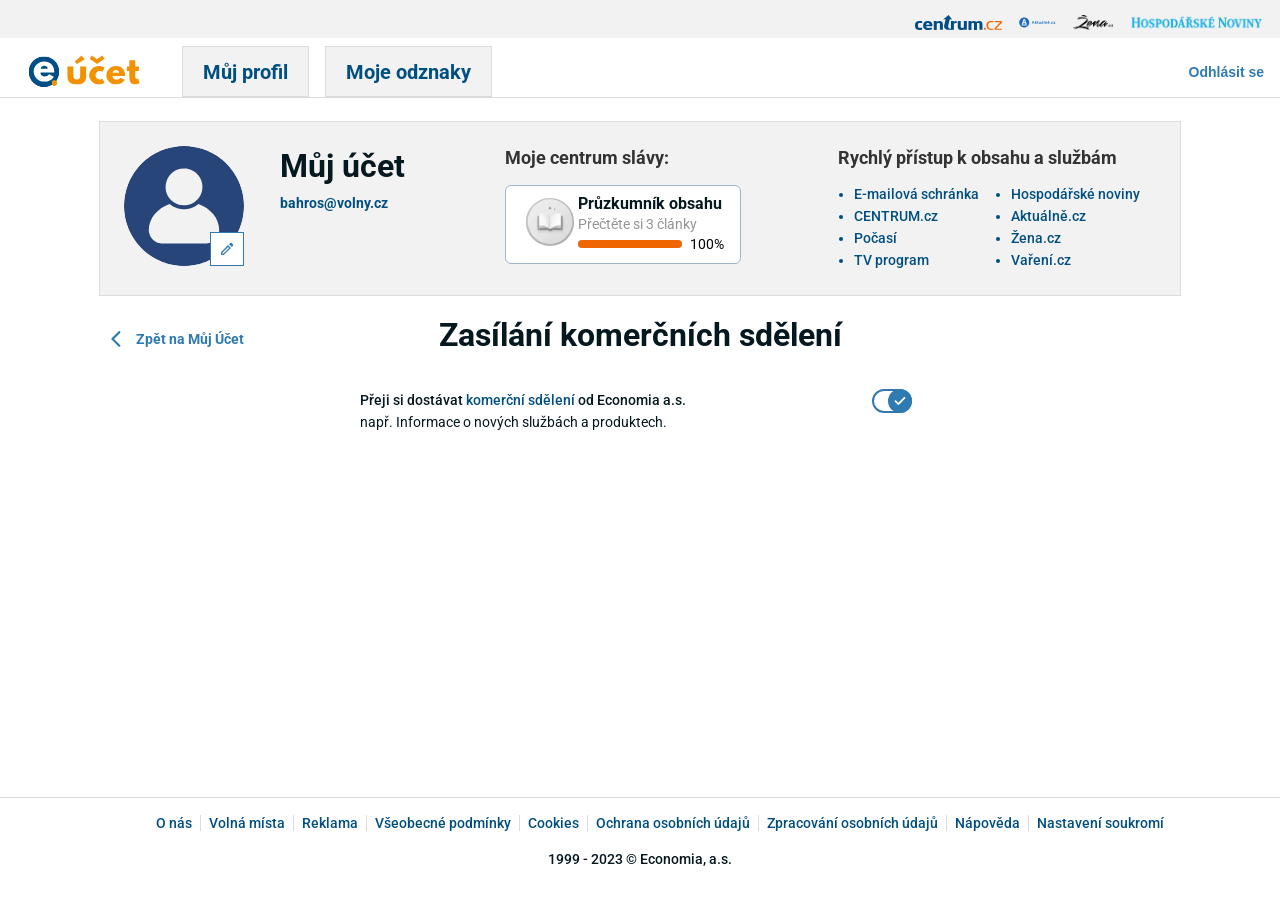
<file: index.html>
<!DOCTYPE html><html lang="cs" data-scrapbook-source="https://ucet.centrum.cz/settings/infotext" data-scrapbook-create="20261001155542166"><head>
    
    <meta charset="UTF-8">
<meta name="dcterms.rightsHolder" content="@copyright_company@">
<meta name="dcterms.dateCopyrighted" content="1999-PKG_YEAR">
<meta name="description" content="@P_description_settings_economia@">
<meta name="viewport" content="width=device-width, initial-scale=1.0">



<link href="css2.css" rel="stylesheet">

<link rel="icon" type="image/png" href="favicon.png">
<!--[if IE]>
    <link rel="shortcut icon" type="image/x-icon" href="https://i0.cz/6/oidc/static/images/settings/favicon.ico">
<![endif]-->
<meta name="theme-color" content="#ffffff">

<!-- Google Tag Manager -->

<!-- End Google Tag Manager -->
    
    
    <meta name="csrf-token" content="bsfL01qQcN4gqXo3CblJkWo3y7WtciyQhar32N2y">
    <title>Účet Centrum</title>
    <link rel="stylesheet" type="text/css" href="settings_economia.css">
<style>
  @media (max-height: 300px) {
    #didomi-host { display: none !important; }
  }
</style><style id="caroda-css">undefined</style><link rel="stylesheet" href="caroda.css" data-caroda-css="true"></head>

<body data-new-gr-c-s-check-loaded="14.1333.0" data-gr-ext-installed=""><div id="didomi-host" class="didomi-host" data-nosnippet="true" aria-hidden="true" lang="cs" data-lang-dir="ltr"></div><iframe name="__tcfapiLocator" title="__tcfapiLocator" style="display: none;" src="index_1.html"></iframe>
    

<!-- Google Tag Manager (noscript) -->
<noscript><iframe src="index_2.html" height="0" width="0" style="display:none;visibility:hidden"></iframe></noscript>
<!-- End Google Tag Manager (noscript) -->



<div class="grid_top_logos">
    <img alt="logo" src="centrum-hpx.svg">
    <img alt="logo" src="aktualne.svg">
    <img alt="logo" src="zenaCZ-logo.png">
    <img alt="logo" src="HN-cyan.png">
</div>
<header class="grid mb_24">


    <div class="grid_left ml_16">
        <button class="logo">
            <img src="logo-default.svg">
        </button>
    </div>

    <div class="grid_center">
        <nav class="column row">
    <ul class="navigation">
        <li class="">
            <a href="https://ucet.centrum.cz/" class="text_link" aria-label="Můj profil" title="Můj profil">
                <span class="icon profile_icon" aria-hidden="true"></span>
                <span class="nav-text">Můj profil</span>
            </a>
        </li>
        <li class="">
            <a href="https://ucet.centrum.cz/odznaky" class="text_link" aria-label="Moje odznaky" title="Moje odznaky">
                <span class="icon badge_icon" aria-hidden="true"></span>
                <span class="nav-text">Moje odznaky</span>
            </a>
        </li>
    </ul>
</nav>
    </div>

    <div class="grid_right text_right">
              
            <button class="text no_margin mr_0">Odhlásit se</button>
            </div>

</header>
<div class="column column_profile column_header flex flex_space_between profile_gray_box mb_20">
    <!-- profile -->
    <div class="flex p_24">
        <div>
            <figure class="avatar avatar_default centered">
                <i class="editable">
                    <i class="icon edit small m_8"></i>
                </i>
            </figure>
            <div class="popup hidden" id="avatarPopup">
    <div class="avatar_popup">
                    <form name="avatar_empty" method="post" action="https://ucet.centrum.cz/settings/avatar">
                <input type="hidden" name="_token" value="bsfL01qQcN4gqXo3CblJkWo3y7WtciyQhar32N2y" autocomplete="off">                <input type="hidden" name="avatar_id" value="empty">
                <figure class="avatar avatar_empty">
                                    </figure>
            </form>
                    <form name="avatar_1" method="post" action="https://ucet.centrum.cz/settings/avatar">
                <input type="hidden" name="_token" value="bsfL01qQcN4gqXo3CblJkWo3y7WtciyQhar32N2y" autocomplete="off">                <input type="hidden" name="avatar_id" value="1">
                <figure class="avatar avatar_1">
                                    </figure>
            </form>
                    <form name="avatar_2" method="post" action="https://ucet.centrum.cz/settings/avatar">
                <input type="hidden" name="_token" value="bsfL01qQcN4gqXo3CblJkWo3y7WtciyQhar32N2y" autocomplete="off">                <input type="hidden" name="avatar_id" value="2">
                <figure class="avatar avatar_2">
                                    </figure>
            </form>
                    <form name="avatar_3" method="post" action="https://ucet.centrum.cz/settings/avatar">
                <input type="hidden" name="_token" value="bsfL01qQcN4gqXo3CblJkWo3y7WtciyQhar32N2y" autocomplete="off">                <input type="hidden" name="avatar_id" value="3">
                <figure class="avatar avatar_3">
                                    </figure>
            </form>
                    <form name="avatar_4" method="post" action="https://ucet.centrum.cz/settings/avatar">
                <input type="hidden" name="_token" value="bsfL01qQcN4gqXo3CblJkWo3y7WtciyQhar32N2y" autocomplete="off">                <input type="hidden" name="avatar_id" value="4">
                <figure class="avatar avatar_4">
                                    </figure>
            </form>
                    <form name="avatar_5" method="post" action="https://ucet.centrum.cz/settings/avatar">
                <input type="hidden" name="_token" value="bsfL01qQcN4gqXo3CblJkWo3y7WtciyQhar32N2y" autocomplete="off">                <input type="hidden" name="avatar_id" value="5">
                <figure class="avatar avatar_5">
                                    </figure>
            </form>
                    <form name="avatar_6" method="post" action="https://ucet.centrum.cz/settings/avatar">
                <input type="hidden" name="_token" value="bsfL01qQcN4gqXo3CblJkWo3y7WtciyQhar32N2y" autocomplete="off">                <input type="hidden" name="avatar_id" value="6">
                <figure class="avatar avatar_6">
                                    </figure>
            </form>
                    <form name="avatar_7" method="post" action="https://ucet.centrum.cz/settings/avatar">
                <input type="hidden" name="_token" value="bsfL01qQcN4gqXo3CblJkWo3y7WtciyQhar32N2y" autocomplete="off">                <input type="hidden" name="avatar_id" value="7">
                <figure class="avatar avatar_7">
                                    </figure>
            </form>
                    <form name="avatar_8" method="post" action="https://ucet.centrum.cz/settings/avatar">
                <input type="hidden" name="_token" value="bsfL01qQcN4gqXo3CblJkWo3y7WtciyQhar32N2y" autocomplete="off">                <input type="hidden" name="avatar_id" value="8">
                <figure class="avatar avatar_8">
                                    </figure>
            </form>
                    <form name="avatar_9" method="post" action="https://ucet.centrum.cz/settings/avatar">
                <input type="hidden" name="_token" value="bsfL01qQcN4gqXo3CblJkWo3y7WtciyQhar32N2y" autocomplete="off">                <input type="hidden" name="avatar_id" value="9">
                <figure class="avatar avatar_9">
                                    </figure>
            </form>
                    <form name="avatar_10" method="post" action="https://ucet.centrum.cz/settings/avatar">
                <input type="hidden" name="_token" value="bsfL01qQcN4gqXo3CblJkWo3y7WtciyQhar32N2y" autocomplete="off">                <input type="hidden" name="avatar_id" value="10">
                <figure class="avatar avatar_10">
                                    </figure>
            </form>
                    <form name="avatar_11" method="post" action="https://ucet.centrum.cz/settings/avatar">
                <input type="hidden" name="_token" value="bsfL01qQcN4gqXo3CblJkWo3y7WtciyQhar32N2y" autocomplete="off">                <input type="hidden" name="avatar_id" value="11">
                <figure class="avatar avatar_11">
                                    </figure>
            </form>
                    <form name="avatar_12" method="post" action="https://ucet.centrum.cz/settings/avatar">
                <input type="hidden" name="_token" value="bsfL01qQcN4gqXo3CblJkWo3y7WtciyQhar32N2y" autocomplete="off">                <input type="hidden" name="avatar_id" value="12">
                <figure class="avatar avatar_12">
                                    </figure>
            </form>
                    <form name="avatar_13" method="post" action="https://ucet.centrum.cz/settings/avatar">
                <input type="hidden" name="_token" value="bsfL01qQcN4gqXo3CblJkWo3y7WtciyQhar32N2y" autocomplete="off">                <input type="hidden" name="avatar_id" value="13">
                <figure class="avatar avatar_13">
                                    </figure>
            </form>
                    <form name="avatar_14" method="post" action="https://ucet.centrum.cz/settings/avatar">
                <input type="hidden" name="_token" value="bsfL01qQcN4gqXo3CblJkWo3y7WtciyQhar32N2y" autocomplete="off">                <input type="hidden" name="avatar_id" value="14">
                <figure class="avatar avatar_14">
                                    </figure>
            </form>
                    <form name="avatar_15" method="post" action="https://ucet.centrum.cz/settings/avatar">
                <input type="hidden" name="_token" value="bsfL01qQcN4gqXo3CblJkWo3y7WtciyQhar32N2y" autocomplete="off">                <input type="hidden" name="avatar_id" value="15">
                <figure class="avatar avatar_15">
                                    </figure>
            </form>
                    <form name="avatar_16" method="post" action="https://ucet.centrum.cz/settings/avatar">
                <input type="hidden" name="_token" value="bsfL01qQcN4gqXo3CblJkWo3y7WtciyQhar32N2y" autocomplete="off">                <input type="hidden" name="avatar_id" value="16">
                <figure class="avatar avatar_16">
                                    </figure>
            </form>
                    <form name="avatar_17" method="post" action="https://ucet.centrum.cz/settings/avatar">
                <input type="hidden" name="_token" value="bsfL01qQcN4gqXo3CblJkWo3y7WtciyQhar32N2y" autocomplete="off">                <input type="hidden" name="avatar_id" value="17">
                <figure class="avatar avatar_17">
                                    </figure>
            </form>
                    <form name="avatar_18" method="post" action="https://ucet.centrum.cz/settings/avatar">
                <input type="hidden" name="_token" value="bsfL01qQcN4gqXo3CblJkWo3y7WtciyQhar32N2y" autocomplete="off">                <input type="hidden" name="avatar_id" value="18">
                <figure class="avatar avatar_18">
                                    </figure>
            </form>
                    <form name="avatar_19" method="post" action="https://ucet.centrum.cz/settings/avatar">
                <input type="hidden" name="_token" value="bsfL01qQcN4gqXo3CblJkWo3y7WtciyQhar32N2y" autocomplete="off">                <input type="hidden" name="avatar_id" value="19">
                <figure class="avatar avatar_19">
                                    </figure>
            </form>
            </div>
</div>


        </div>
        <div class="pl_16">
            <h1 class="text_left">Můj účet</h1>
                            <p id="username" class="mr_16 text_blue text_bold mt_4">bahros@volny.cz</p>
                    </div>
    </div>

    <!-- latest badge -->

    <div class="latest_badge p_24">
        <h3 class="mb_16">
            <span>Moje centrum slávy:</span>
        </h3>
                    <div class="badge badge_in_progress badge_small">
                <div class="row">
                    <div class="icon" style="background-image: url(&quot;novacek.png&quot;);" alt="badge Průzkumník obsahu icon"></div>
                    <div class="w100 stretch">
                        <h4 class="text_left">Průzkumník obsahu</h4>
                        <h5 class="text_left">Přečtěte si 3 články</h5>
                        <div class="flex space_between v_center">
                            <div class="progress_bar">
                                <div class="progress" style="width: 100%">
                                </div>
                            </div>
                            <div class="progress_text">100%</div>
                        </div>
                    </div>
                </div>
            </div>
            </div>

    <!-- links -->
    <div class="header_links p_24">
        <h3>Rychlý přístup k obsahu a službám</h3>
        <div class="flex flex_space_between">
            <ul>
                <li><a href="https://mail.centrum.cz/" target="_blank">E-mailová schránka</a>
                </li>
                <li><a href="https://www.centrum.cz/" target="_blank">CENTRUM.cz</a>
                </li>
                <li><a href="https://pocasi.centrum.cz/" target="_blank">Počasí</a></li>
                <li><a href="https://tvprogram.centrum.cz/" target="_blank">TV program</a>
                </li>
            </ul>
            <ul>
                <li><a href="https://www.hn.cz/" target="_blank">Hospodářské noviny</a>
                </li>
                <li><a href="https://www.aktualne.cz/" target="_blank">Aktuálně.cz</a></li>
                <li><a href="https://zena.aktualne.cz/" target="_blank">Žena.cz</a>
                </li>
                <li><a href="https://www.vareni.cz/" target="_blank">Vaření.cz</a></li>
            </ul>
        </div>
    </div>
</div>
    <div class="container">
            <div class="column">
        <a class="text button mb_16 back" href="https://ucet.centrum.cz/">
    <i class="icon chevron_left"></i>
    Zpět na Můj Účet
</a>
        <h1 class="center mb_32">Zasílání komerčních sdělení</h1>
        <form class="basic_form column_crossroads flex space_between" id="infotextform" method="post" action="https://ucet.centrum.cz/settings/infotext">
            <input type="hidden" name="infotext" value="1" id="infotext_value">
            <input type="hidden" name="_token" value="bsfL01qQcN4gqXo3CblJkWo3y7WtciyQhar32N2y" autocomplete="off">            <div>
                <p class="text_semibold m_0">Přeji si dostávat <a href="https://www.economia.cz/ochrana-osobnich-udaju/" target="_blank">komerční sdělení</a> od Economia a.s.</p>
                <p class="description m_0">např. Informace o nových službách a produktech.</p>
            </div>
            <div>
                <label id="infotextLabel" for="agreement" class="flex v_center">
                    <input checked="checked" type="checkbox" class="switch" id="agreement">
                </label>
                <div id="set_infotext_error"></div>
            </div>
        </form>
    </div>
    
    </div>
    <footer>
    <ul class="flex space_between h_center v_center">
        <li>
            <a href="https://www.economia.cz/o-nas/" target="_blank"><span>O nás</span></a>
        </li>
        <li>
            <a href="https://economia.jobs.cz/" target="_blank"><span>Volná místa</span></a>
        </li>
        <li>
            <a href="https://www.economia.cz/ceniky-inzerce/" target="_blank"><span>Reklama</span></a>
        </li>
        <li>
            <a href="https://www.economia.cz/vseobecne-podminky/" target="_blank"><span>Všeobecné podmínky</span></a>
        </li>
        <li>
            <a href="https://www.economia.cz/prohlaseni-o-cookies/" target="_blank"><span>Cookies</span></a>
        </li>
        <li>
            <a href="https://www.economia.cz/ochrana-osobnich-udaju/" target="_blank"><span>Ochrana osobních údajů</span></a>
        </li>
        <li>
            <a href="https://www.economia.cz/zpracovani-osobnich-udaju/" target="_blank"><span>Zpracování osobních údajů</span></a>
        </li>
        <li>
            <a href="https://napoveda.centrum.cz/" target="_blank"><span>Nápověda</span></a>
        </li>
        <li>
            <a class="eco-cmp-show-settings" href="javascript:">
                Nastavení soukromí
            </a>
        </li>
    </ul>
    <p class="text_semibold flex h_center">
        <span>1999 - 2023 © Economia, a.s.</span>
    </p>
</footer>
    <div id="toastWrapper" class="toastWrapper"></div>



<iframe src="index_3.html" id="iframe-cookies-group" style="display: none;"></iframe>

<script data-scrapbook-elem="basic-loader">(function () { var k1 = "data-scrapbook-shadowdom", k2 = "data-scrapbook-canvas", k3 = "data-scrapbook-input-indeterminate", k4 = "data-scrapbook-input-checked", k5 = "data-scrapbook-option-selected", k6 = "data-scrapbook-input-value", k7 = "data-scrapbook-textarea-value", k8 = "data-scrapbook-adoptedstylesheets", k9 = /^data-scrapbook-adoptedstylesheet-(\d+)$/, k10 = "data-scrapbook-shadowdom-mode", k11 = "data-scrapbook-shadowdom-clonable", k12 = "data-scrapbook-shadowdom-delegates-focus", k13 = "data-scrapbook-shadowdom-serializable", k14 = "data-scrapbook-shadowdom-slot-assignment", k15 = "data-scrapbook-slot-assigned", k16 = "data-scrapbook-slot-index", k17 = /^scrapbook-slot-index=(\d+)$/, k18 = '/scrapbook-slot-index', d = document, r = d.documentElement, $s = !!r.attachShadow, $as = !!d.adoptedStyleSheets, $c = !!window.HTMLCanvasElement, $sa = !!d.createElement('slot').assign, sle = [], sls = [], slt = function (r) { if ($sa) { var E = r.childNodes, i, e, s, m; for (i = 0; i < E.length; i++) { e = E[i]; if (e.nodeType === 8) { s = e.nodeValue; if (m = s.match(k17)) { s = e.nextSibling; if (s.nodeType === 3) { sls[m[1]] = s; } r.removeChild(e); i--; } else if (s === k18) { r.removeChild(e); i--; } } } } }, sl = function () { var i = sle.length, j, d, e; while (i--) { d = sle[i]; e = d.elem; d = d.value.split(','); j = d.length; while (j--) { d[j] = sls[parseInt(d[j], 10)]; } try { try { e.assign.apply(e, d); } catch (ex) { if (ex.message.includes('must have a callable @@iterator')) { e.assign(d); } else { throw ex; } } } catch (ex) { console.error(ex); } } }, asl = (function (r) { var l = [], E, i, e, m, c, j; if ($as) { E = r.attributes; i = E.length; while (i--) { e = E[i]; if (!(m = e.nodeName.match(k9))) { continue; } c = l[m[1]] = new CSSStyleSheet(); r.removeAttribute(m[0]); m = e.nodeValue.split('\n\n'); j = m.length; while (j--) { try { m[j] && c.insertRule(m[j]); } catch (ex) { console.error(ex); } } } } return l; })(r), as = function (d, e) { var l; if ($as && (l = e.getAttribute(k8)) !== null) { l = l.split(',').map(i => asl[i]); d.adoptedStyleSheets = d.adoptedStyleSheets.concat(l); e.removeAttribute(k8); } }, fn = function (r) { var E = r.querySelectorAll ? r.querySelectorAll("*") : r.getElementsByTagName("*"), i = E.length, e, d, s, m; while (i--) { e = E[i]; s = e.shadowRoot; if ($s && (d = e.getAttribute(k1))) { if (!s) { try { s = e.attachShadow({ mode: (m = e.getAttribute(k10)) !== null ? m : 'open', clonable: e.hasAttribute(k11), delegatesFocus: e.hasAttribute(k12), serializable: e.hasAttribute(k13), slotAssignment: (m = e.getAttribute(k14)) !== null ? m : void 0, }); s.innerHTML = d; } catch (ex) { console.error(ex); } } e.removeAttribute(k1); e.removeAttribute(k10); e.removeAttribute(k11); e.removeAttribute(k12); e.removeAttribute(k13); e.removeAttribute(k14); } if ($c && (d = e.getAttribute(k2)) !== null) { (function () { var c = e, g = new Image(); g.onload = function () { c.getContext('2d').drawImage(g, 0, 0); }; g.src = d; })(); e.removeAttribute(k2); } if ((d = e.getAttribute(k3)) !== null) { e.indeterminate = true; e.removeAttribute(k3); } if ((d = e.getAttribute(k4)) !== null) { e.checked = d === 'true'; e.removeAttribute(k4); } if ((d = e.getAttribute(k5)) !== null) { e.selected = d === 'true'; e.removeAttribute(k5); } if ((d = e.getAttribute(k6)) !== null) { e.value = d; e.removeAttribute(k6); } if ((d = e.getAttribute(k7)) !== null) { e.value = d; e.removeAttribute(k7); } if ($sa && (d = e.getAttribute(k15)) !== null) { sle.push({elem: e, value: d}); e.removeAttribute(k15); } if ($sa && (d = e.getAttribute(k16)) !== null) { sls[d] = e; e.removeAttribute(k16); } if (s) { slt(e); as(s, e); fn(s); } } }; as(d, r); fn(d); sl(); })()</script></body><grammarly-desktop-integration data-grammarly-shadow-root="true" style="visibility: visible !important;" data-scrapbook-shadowdom="&lt;style&gt;
      div.grammarly-desktop-integration {
        position: absolute;
        width: 1px;
        height: 1px;
        padding: 0;
        margin: -1px;
        overflow: hidden;
        clip: rect(0, 0, 0, 0);
        white-space: nowrap;
        border: 0;
        -moz-user-select: none;
        -webkit-user-select: none;
        -ms-user-select:none;
        user-select:none;
      }

      div.grammarly-desktop-integration:before {
        content: attr(data-content);
      }
    &lt;/style&gt;&lt;div aria-label=&quot;grammarly-integration&quot; role=&quot;group&quot; tabindex=&quot;-1&quot; class=&quot;grammarly-desktop-integration&quot; data-content=&quot;{&amp;quot;mode&amp;quot;:&amp;quot;limited&amp;quot;,&amp;quot;isActive&amp;quot;:false,&amp;quot;isUserDisabled&amp;quot;:false}&quot;&gt;&lt;/div&gt;"></grammarly-desktop-integration></html>
</file>
<file: css2.css>
/* cyrillic-ext */
@font-face {
  font-family: 'Roboto';
  font-style: normal;
  font-weight: 400;
  font-stretch: 100%;
  font-display: swap;
  src: url("KFO7CnqEu92Fr1ME7kSn66aGLdTylUAMa3GUBGEe.woff2") format('woff2');
  unicode-range: U+0460-052F, U+1C80-1C8A, U+20B4, U+2DE0-2DFF, U+A640-A69F, U+FE2E-FE2F;
}
/* cyrillic */
@font-face {
  font-family: 'Roboto';
  font-style: normal;
  font-weight: 400;
  font-stretch: 100%;
  font-display: swap;
  src: url("KFO7CnqEu92Fr1ME7kSn66aGLdTylUAMa3iUBGEe.woff2") format('woff2');
  unicode-range: U+0301, U+0400-045F, U+0490-0491, U+04B0-04B1, U+2116;
}
/* greek-ext */
@font-face {
  font-family: 'Roboto';
  font-style: normal;
  font-weight: 400;
  font-stretch: 100%;
  font-display: swap;
  src: url("KFO7CnqEu92Fr1ME7kSn66aGLdTylUAMa3CUBGEe.woff2") format('woff2');
  unicode-range: U+1F00-1FFF;
}
/* greek */
@font-face {
  font-family: 'Roboto';
  font-style: normal;
  font-weight: 400;
  font-stretch: 100%;
  font-display: swap;
  src: url("KFO7CnqEu92Fr1ME7kSn66aGLdTylUAMa3-UBGEe.woff2") format('woff2');
  unicode-range: U+0370-0377, U+037A-037F, U+0384-038A, U+038C, U+038E-03A1, U+03A3-03FF;
}
/* math */
@font-face {
  font-family: 'Roboto';
  font-style: normal;
  font-weight: 400;
  font-stretch: 100%;
  font-display: swap;
  src: url("KFO7CnqEu92Fr1ME7kSn66aGLdTylUAMawCUBGEe.woff2") format('woff2');
  unicode-range: U+0302-0303, U+0305, U+0307-0308, U+0310, U+0312, U+0315, U+031A, U+0326-0327, U+032C, U+032F-0330, U+0332-0333, U+0338, U+033A, U+0346, U+034D, U+0391-03A1, U+03A3-03A9, U+03B1-03C9, U+03D1, U+03D5-03D6, U+03F0-03F1, U+03F4-03F5, U+2016-2017, U+2034-2038, U+203C, U+2040, U+2043, U+2047, U+2050, U+2057, U+205F, U+2070-2071, U+2074-208E, U+2090-209C, U+20D0-20DC, U+20E1, U+20E5-20EF, U+2100-2112, U+2114-2115, U+2117-2121, U+2123-214F, U+2190, U+2192, U+2194-21AE, U+21B0-21E5, U+21F1-21F2, U+21F4-2211, U+2213-2214, U+2216-22FF, U+2308-230B, U+2310, U+2319, U+231C-2321, U+2336-237A, U+237C, U+2395, U+239B-23B7, U+23D0, U+23DC-23E1, U+2474-2475, U+25AF, U+25B3, U+25B7, U+25BD, U+25C1, U+25CA, U+25CC, U+25FB, U+266D-266F, U+27C0-27FF, U+2900-2AFF, U+2B0E-2B11, U+2B30-2B4C, U+2BFE, U+3030, U+FF5B, U+FF5D, U+1D400-1D7FF, U+1EE00-1EEFF;
}
/* symbols */
@font-face {
  font-family: 'Roboto';
  font-style: normal;
  font-weight: 400;
  font-stretch: 100%;
  font-display: swap;
  src: url("KFO7CnqEu92Fr1ME7kSn66aGLdTylUAMaxKUBGEe.woff2") format('woff2');
  unicode-range: U+0001-000C, U+000E-001F, U+007F-009F, U+20DD-20E0, U+20E2-20E4, U+2150-218F, U+2190, U+2192, U+2194-2199, U+21AF, U+21E6-21F0, U+21F3, U+2218-2219, U+2299, U+22C4-22C6, U+2300-243F, U+2440-244A, U+2460-24FF, U+25A0-27BF, U+2800-28FF, U+2921-2922, U+2981, U+29BF, U+29EB, U+2B00-2BFF, U+4DC0-4DFF, U+FFF9-FFFB, U+10140-1018E, U+10190-1019C, U+101A0, U+101D0-101FD, U+102E0-102FB, U+10E60-10E7E, U+1D2C0-1D2D3, U+1D2E0-1D37F, U+1F000-1F0FF, U+1F100-1F1AD, U+1F1E6-1F1FF, U+1F30D-1F30F, U+1F315, U+1F31C, U+1F31E, U+1F320-1F32C, U+1F336, U+1F378, U+1F37D, U+1F382, U+1F393-1F39F, U+1F3A7-1F3A8, U+1F3AC-1F3AF, U+1F3C2, U+1F3C4-1F3C6, U+1F3CA-1F3CE, U+1F3D4-1F3E0, U+1F3ED, U+1F3F1-1F3F3, U+1F3F5-1F3F7, U+1F408, U+1F415, U+1F41F, U+1F426, U+1F43F, U+1F441-1F442, U+1F444, U+1F446-1F449, U+1F44C-1F44E, U+1F453, U+1F46A, U+1F47D, U+1F4A3, U+1F4B0, U+1F4B3, U+1F4B9, U+1F4BB, U+1F4BF, U+1F4C8-1F4CB, U+1F4D6, U+1F4DA, U+1F4DF, U+1F4E3-1F4E6, U+1F4EA-1F4ED, U+1F4F7, U+1F4F9-1F4FB, U+1F4FD-1F4FE, U+1F503, U+1F507-1F50B, U+1F50D, U+1F512-1F513, U+1F53E-1F54A, U+1F54F-1F5FA, U+1F610, U+1F650-1F67F, U+1F687, U+1F68D, U+1F691, U+1F694, U+1F698, U+1F6AD, U+1F6B2, U+1F6B9-1F6BA, U+1F6BC, U+1F6C6-1F6CF, U+1F6D3-1F6D7, U+1F6E0-1F6EA, U+1F6F0-1F6F3, U+1F6F7-1F6FC, U+1F700-1F7FF, U+1F800-1F80B, U+1F810-1F847, U+1F850-1F859, U+1F860-1F887, U+1F890-1F8AD, U+1F8B0-1F8BB, U+1F8C0-1F8C1, U+1F900-1F90B, U+1F93B, U+1F946, U+1F984, U+1F996, U+1F9E9, U+1FA00-1FA6F, U+1FA70-1FA7C, U+1FA80-1FA89, U+1FA8F-1FAC6, U+1FACE-1FADC, U+1FADF-1FAE9, U+1FAF0-1FAF8, U+1FB00-1FBFF;
}
/* vietnamese */
@font-face {
  font-family: 'Roboto';
  font-style: normal;
  font-weight: 400;
  font-stretch: 100%;
  font-display: swap;
  src: url("KFO7CnqEu92Fr1ME7kSn66aGLdTylUAMa3OUBGEe.woff2") format('woff2');
  unicode-range: U+0102-0103, U+0110-0111, U+0128-0129, U+0168-0169, U+01A0-01A1, U+01AF-01B0, U+0300-0301, U+0303-0304, U+0308-0309, U+0323, U+0329, U+1EA0-1EF9, U+20AB;
}
/* latin-ext */
@font-face {
  font-family: 'Roboto';
  font-style: normal;
  font-weight: 400;
  font-stretch: 100%;
  font-display: swap;
  src: url("KFO7CnqEu92Fr1ME7kSn66aGLdTylUAMa3KUBGEe.woff2") format('woff2');
  unicode-range: U+0100-02BA, U+02BD-02C5, U+02C7-02CC, U+02CE-02D7, U+02DD-02FF, U+0304, U+0308, U+0329, U+1D00-1DBF, U+1E00-1E9F, U+1EF2-1EFF, U+2020, U+20A0-20AB, U+20AD-20C0, U+2113, U+2C60-2C7F, U+A720-A7FF;
}
/* latin */
@font-face {
  font-family: 'Roboto';
  font-style: normal;
  font-weight: 400;
  font-stretch: 100%;
  font-display: swap;
  src: url("KFO7CnqEu92Fr1ME7kSn66aGLdTylUAMa3yUBA.woff2") format('woff2');
  unicode-range: U+0000-00FF, U+0131, U+0152-0153, U+02BB-02BC, U+02C6, U+02DA, U+02DC, U+0304, U+0308, U+0329, U+2000-206F, U+20AC, U+2122, U+2191, U+2193, U+2212, U+2215, U+FEFF, U+FFFD;
}
/* cyrillic-ext */
@font-face {
  font-family: 'Roboto';
  font-style: normal;
  font-weight: 500;
  font-stretch: 100%;
  font-display: swap;
  src: url("KFO7CnqEu92Fr1ME7kSn66aGLdTylUAMa3GUBGEe.woff2") format('woff2');
  unicode-range: U+0460-052F, U+1C80-1C8A, U+20B4, U+2DE0-2DFF, U+A640-A69F, U+FE2E-FE2F;
}
/* cyrillic */
@font-face {
  font-family: 'Roboto';
  font-style: normal;
  font-weight: 500;
  font-stretch: 100%;
  font-display: swap;
  src: url("KFO7CnqEu92Fr1ME7kSn66aGLdTylUAMa3iUBGEe.woff2") format('woff2');
  unicode-range: U+0301, U+0400-045F, U+0490-0491, U+04B0-04B1, U+2116;
}
/* greek-ext */
@font-face {
  font-family: 'Roboto';
  font-style: normal;
  font-weight: 500;
  font-stretch: 100%;
  font-display: swap;
  src: url("KFO7CnqEu92Fr1ME7kSn66aGLdTylUAMa3CUBGEe.woff2") format('woff2');
  unicode-range: U+1F00-1FFF;
}
/* greek */
@font-face {
  font-family: 'Roboto';
  font-style: normal;
  font-weight: 500;
  font-stretch: 100%;
  font-display: swap;
  src: url("KFO7CnqEu92Fr1ME7kSn66aGLdTylUAMa3-UBGEe.woff2") format('woff2');
  unicode-range: U+0370-0377, U+037A-037F, U+0384-038A, U+038C, U+038E-03A1, U+03A3-03FF;
}
/* math */
@font-face {
  font-family: 'Roboto';
  font-style: normal;
  font-weight: 500;
  font-stretch: 100%;
  font-display: swap;
  src: url("KFO7CnqEu92Fr1ME7kSn66aGLdTylUAMawCUBGEe.woff2") format('woff2');
  unicode-range: U+0302-0303, U+0305, U+0307-0308, U+0310, U+0312, U+0315, U+031A, U+0326-0327, U+032C, U+032F-0330, U+0332-0333, U+0338, U+033A, U+0346, U+034D, U+0391-03A1, U+03A3-03A9, U+03B1-03C9, U+03D1, U+03D5-03D6, U+03F0-03F1, U+03F4-03F5, U+2016-2017, U+2034-2038, U+203C, U+2040, U+2043, U+2047, U+2050, U+2057, U+205F, U+2070-2071, U+2074-208E, U+2090-209C, U+20D0-20DC, U+20E1, U+20E5-20EF, U+2100-2112, U+2114-2115, U+2117-2121, U+2123-214F, U+2190, U+2192, U+2194-21AE, U+21B0-21E5, U+21F1-21F2, U+21F4-2211, U+2213-2214, U+2216-22FF, U+2308-230B, U+2310, U+2319, U+231C-2321, U+2336-237A, U+237C, U+2395, U+239B-23B7, U+23D0, U+23DC-23E1, U+2474-2475, U+25AF, U+25B3, U+25B7, U+25BD, U+25C1, U+25CA, U+25CC, U+25FB, U+266D-266F, U+27C0-27FF, U+2900-2AFF, U+2B0E-2B11, U+2B30-2B4C, U+2BFE, U+3030, U+FF5B, U+FF5D, U+1D400-1D7FF, U+1EE00-1EEFF;
}
/* symbols */
@font-face {
  font-family: 'Roboto';
  font-style: normal;
  font-weight: 500;
  font-stretch: 100%;
  font-display: swap;
  src: url("KFO7CnqEu92Fr1ME7kSn66aGLdTylUAMaxKUBGEe.woff2") format('woff2');
  unicode-range: U+0001-000C, U+000E-001F, U+007F-009F, U+20DD-20E0, U+20E2-20E4, U+2150-218F, U+2190, U+2192, U+2194-2199, U+21AF, U+21E6-21F0, U+21F3, U+2218-2219, U+2299, U+22C4-22C6, U+2300-243F, U+2440-244A, U+2460-24FF, U+25A0-27BF, U+2800-28FF, U+2921-2922, U+2981, U+29BF, U+29EB, U+2B00-2BFF, U+4DC0-4DFF, U+FFF9-FFFB, U+10140-1018E, U+10190-1019C, U+101A0, U+101D0-101FD, U+102E0-102FB, U+10E60-10E7E, U+1D2C0-1D2D3, U+1D2E0-1D37F, U+1F000-1F0FF, U+1F100-1F1AD, U+1F1E6-1F1FF, U+1F30D-1F30F, U+1F315, U+1F31C, U+1F31E, U+1F320-1F32C, U+1F336, U+1F378, U+1F37D, U+1F382, U+1F393-1F39F, U+1F3A7-1F3A8, U+1F3AC-1F3AF, U+1F3C2, U+1F3C4-1F3C6, U+1F3CA-1F3CE, U+1F3D4-1F3E0, U+1F3ED, U+1F3F1-1F3F3, U+1F3F5-1F3F7, U+1F408, U+1F415, U+1F41F, U+1F426, U+1F43F, U+1F441-1F442, U+1F444, U+1F446-1F449, U+1F44C-1F44E, U+1F453, U+1F46A, U+1F47D, U+1F4A3, U+1F4B0, U+1F4B3, U+1F4B9, U+1F4BB, U+1F4BF, U+1F4C8-1F4CB, U+1F4D6, U+1F4DA, U+1F4DF, U+1F4E3-1F4E6, U+1F4EA-1F4ED, U+1F4F7, U+1F4F9-1F4FB, U+1F4FD-1F4FE, U+1F503, U+1F507-1F50B, U+1F50D, U+1F512-1F513, U+1F53E-1F54A, U+1F54F-1F5FA, U+1F610, U+1F650-1F67F, U+1F687, U+1F68D, U+1F691, U+1F694, U+1F698, U+1F6AD, U+1F6B2, U+1F6B9-1F6BA, U+1F6BC, U+1F6C6-1F6CF, U+1F6D3-1F6D7, U+1F6E0-1F6EA, U+1F6F0-1F6F3, U+1F6F7-1F6FC, U+1F700-1F7FF, U+1F800-1F80B, U+1F810-1F847, U+1F850-1F859, U+1F860-1F887, U+1F890-1F8AD, U+1F8B0-1F8BB, U+1F8C0-1F8C1, U+1F900-1F90B, U+1F93B, U+1F946, U+1F984, U+1F996, U+1F9E9, U+1FA00-1FA6F, U+1FA70-1FA7C, U+1FA80-1FA89, U+1FA8F-1FAC6, U+1FACE-1FADC, U+1FADF-1FAE9, U+1FAF0-1FAF8, U+1FB00-1FBFF;
}
/* vietnamese */
@font-face {
  font-family: 'Roboto';
  font-style: normal;
  font-weight: 500;
  font-stretch: 100%;
  font-display: swap;
  src: url("KFO7CnqEu92Fr1ME7kSn66aGLdTylUAMa3OUBGEe.woff2") format('woff2');
  unicode-range: U+0102-0103, U+0110-0111, U+0128-0129, U+0168-0169, U+01A0-01A1, U+01AF-01B0, U+0300-0301, U+0303-0304, U+0308-0309, U+0323, U+0329, U+1EA0-1EF9, U+20AB;
}
/* latin-ext */
@font-face {
  font-family: 'Roboto';
  font-style: normal;
  font-weight: 500;
  font-stretch: 100%;
  font-display: swap;
  src: url("KFO7CnqEu92Fr1ME7kSn66aGLdTylUAMa3KUBGEe.woff2") format('woff2');
  unicode-range: U+0100-02BA, U+02BD-02C5, U+02C7-02CC, U+02CE-02D7, U+02DD-02FF, U+0304, U+0308, U+0329, U+1D00-1DBF, U+1E00-1E9F, U+1EF2-1EFF, U+2020, U+20A0-20AB, U+20AD-20C0, U+2113, U+2C60-2C7F, U+A720-A7FF;
}
/* latin */
@font-face {
  font-family: 'Roboto';
  font-style: normal;
  font-weight: 500;
  font-stretch: 100%;
  font-display: swap;
  src: url("KFO7CnqEu92Fr1ME7kSn66aGLdTylUAMa3yUBA.woff2") format('woff2');
  unicode-range: U+0000-00FF, U+0131, U+0152-0153, U+02BB-02BC, U+02C6, U+02DA, U+02DC, U+0304, U+0308, U+0329, U+2000-206F, U+20AC, U+2122, U+2191, U+2193, U+2212, U+2215, U+FEFF, U+FFFD;
}
/* cyrillic-ext */
@font-face {
  font-family: 'Roboto';
  font-style: normal;
  font-weight: 700;
  font-stretch: 100%;
  font-display: swap;
  src: url("KFO7CnqEu92Fr1ME7kSn66aGLdTylUAMa3GUBGEe.woff2") format('woff2');
  unicode-range: U+0460-052F, U+1C80-1C8A, U+20B4, U+2DE0-2DFF, U+A640-A69F, U+FE2E-FE2F;
}
/* cyrillic */
@font-face {
  font-family: 'Roboto';
  font-style: normal;
  font-weight: 700;
  font-stretch: 100%;
  font-display: swap;
  src: url("KFO7CnqEu92Fr1ME7kSn66aGLdTylUAMa3iUBGEe.woff2") format('woff2');
  unicode-range: U+0301, U+0400-045F, U+0490-0491, U+04B0-04B1, U+2116;
}
/* greek-ext */
@font-face {
  font-family: 'Roboto';
  font-style: normal;
  font-weight: 700;
  font-stretch: 100%;
  font-display: swap;
  src: url("KFO7CnqEu92Fr1ME7kSn66aGLdTylUAMa3CUBGEe.woff2") format('woff2');
  unicode-range: U+1F00-1FFF;
}
/* greek */
@font-face {
  font-family: 'Roboto';
  font-style: normal;
  font-weight: 700;
  font-stretch: 100%;
  font-display: swap;
  src: url("KFO7CnqEu92Fr1ME7kSn66aGLdTylUAMa3-UBGEe.woff2") format('woff2');
  unicode-range: U+0370-0377, U+037A-037F, U+0384-038A, U+038C, U+038E-03A1, U+03A3-03FF;
}
/* math */
@font-face {
  font-family: 'Roboto';
  font-style: normal;
  font-weight: 700;
  font-stretch: 100%;
  font-display: swap;
  src: url("KFO7CnqEu92Fr1ME7kSn66aGLdTylUAMawCUBGEe.woff2") format('woff2');
  unicode-range: U+0302-0303, U+0305, U+0307-0308, U+0310, U+0312, U+0315, U+031A, U+0326-0327, U+032C, U+032F-0330, U+0332-0333, U+0338, U+033A, U+0346, U+034D, U+0391-03A1, U+03A3-03A9, U+03B1-03C9, U+03D1, U+03D5-03D6, U+03F0-03F1, U+03F4-03F5, U+2016-2017, U+2034-2038, U+203C, U+2040, U+2043, U+2047, U+2050, U+2057, U+205F, U+2070-2071, U+2074-208E, U+2090-209C, U+20D0-20DC, U+20E1, U+20E5-20EF, U+2100-2112, U+2114-2115, U+2117-2121, U+2123-214F, U+2190, U+2192, U+2194-21AE, U+21B0-21E5, U+21F1-21F2, U+21F4-2211, U+2213-2214, U+2216-22FF, U+2308-230B, U+2310, U+2319, U+231C-2321, U+2336-237A, U+237C, U+2395, U+239B-23B7, U+23D0, U+23DC-23E1, U+2474-2475, U+25AF, U+25B3, U+25B7, U+25BD, U+25C1, U+25CA, U+25CC, U+25FB, U+266D-266F, U+27C0-27FF, U+2900-2AFF, U+2B0E-2B11, U+2B30-2B4C, U+2BFE, U+3030, U+FF5B, U+FF5D, U+1D400-1D7FF, U+1EE00-1EEFF;
}
/* symbols */
@font-face {
  font-family: 'Roboto';
  font-style: normal;
  font-weight: 700;
  font-stretch: 100%;
  font-display: swap;
  src: url("KFO7CnqEu92Fr1ME7kSn66aGLdTylUAMaxKUBGEe.woff2") format('woff2');
  unicode-range: U+0001-000C, U+000E-001F, U+007F-009F, U+20DD-20E0, U+20E2-20E4, U+2150-218F, U+2190, U+2192, U+2194-2199, U+21AF, U+21E6-21F0, U+21F3, U+2218-2219, U+2299, U+22C4-22C6, U+2300-243F, U+2440-244A, U+2460-24FF, U+25A0-27BF, U+2800-28FF, U+2921-2922, U+2981, U+29BF, U+29EB, U+2B00-2BFF, U+4DC0-4DFF, U+FFF9-FFFB, U+10140-1018E, U+10190-1019C, U+101A0, U+101D0-101FD, U+102E0-102FB, U+10E60-10E7E, U+1D2C0-1D2D3, U+1D2E0-1D37F, U+1F000-1F0FF, U+1F100-1F1AD, U+1F1E6-1F1FF, U+1F30D-1F30F, U+1F315, U+1F31C, U+1F31E, U+1F320-1F32C, U+1F336, U+1F378, U+1F37D, U+1F382, U+1F393-1F39F, U+1F3A7-1F3A8, U+1F3AC-1F3AF, U+1F3C2, U+1F3C4-1F3C6, U+1F3CA-1F3CE, U+1F3D4-1F3E0, U+1F3ED, U+1F3F1-1F3F3, U+1F3F5-1F3F7, U+1F408, U+1F415, U+1F41F, U+1F426, U+1F43F, U+1F441-1F442, U+1F444, U+1F446-1F449, U+1F44C-1F44E, U+1F453, U+1F46A, U+1F47D, U+1F4A3, U+1F4B0, U+1F4B3, U+1F4B9, U+1F4BB, U+1F4BF, U+1F4C8-1F4CB, U+1F4D6, U+1F4DA, U+1F4DF, U+1F4E3-1F4E6, U+1F4EA-1F4ED, U+1F4F7, U+1F4F9-1F4FB, U+1F4FD-1F4FE, U+1F503, U+1F507-1F50B, U+1F50D, U+1F512-1F513, U+1F53E-1F54A, U+1F54F-1F5FA, U+1F610, U+1F650-1F67F, U+1F687, U+1F68D, U+1F691, U+1F694, U+1F698, U+1F6AD, U+1F6B2, U+1F6B9-1F6BA, U+1F6BC, U+1F6C6-1F6CF, U+1F6D3-1F6D7, U+1F6E0-1F6EA, U+1F6F0-1F6F3, U+1F6F7-1F6FC, U+1F700-1F7FF, U+1F800-1F80B, U+1F810-1F847, U+1F850-1F859, U+1F860-1F887, U+1F890-1F8AD, U+1F8B0-1F8BB, U+1F8C0-1F8C1, U+1F900-1F90B, U+1F93B, U+1F946, U+1F984, U+1F996, U+1F9E9, U+1FA00-1FA6F, U+1FA70-1FA7C, U+1FA80-1FA89, U+1FA8F-1FAC6, U+1FACE-1FADC, U+1FADF-1FAE9, U+1FAF0-1FAF8, U+1FB00-1FBFF;
}
/* vietnamese */
@font-face {
  font-family: 'Roboto';
  font-style: normal;
  font-weight: 700;
  font-stretch: 100%;
  font-display: swap;
  src: url("KFO7CnqEu92Fr1ME7kSn66aGLdTylUAMa3OUBGEe.woff2") format('woff2');
  unicode-range: U+0102-0103, U+0110-0111, U+0128-0129, U+0168-0169, U+01A0-01A1, U+01AF-01B0, U+0300-0301, U+0303-0304, U+0308-0309, U+0323, U+0329, U+1EA0-1EF9, U+20AB;
}
/* latin-ext */
@font-face {
  font-family: 'Roboto';
  font-style: normal;
  font-weight: 700;
  font-stretch: 100%;
  font-display: swap;
  src: url("KFO7CnqEu92Fr1ME7kSn66aGLdTylUAMa3KUBGEe.woff2") format('woff2');
  unicode-range: U+0100-02BA, U+02BD-02C5, U+02C7-02CC, U+02CE-02D7, U+02DD-02FF, U+0304, U+0308, U+0329, U+1D00-1DBF, U+1E00-1E9F, U+1EF2-1EFF, U+2020, U+20A0-20AB, U+20AD-20C0, U+2113, U+2C60-2C7F, U+A720-A7FF;
}
/* latin */
@font-face {
  font-family: 'Roboto';
  font-style: normal;
  font-weight: 700;
  font-stretch: 100%;
  font-display: swap;
  src: url("KFO7CnqEu92Fr1ME7kSn66aGLdTylUAMa3yUBA.woff2") format('woff2');
  unicode-range: U+0000-00FF, U+0131, U+0152-0153, U+02BB-02BC, U+02C6, U+02DA, U+02DC, U+0304, U+0308, U+0329, U+2000-206F, U+20AC, U+2122, U+2191, U+2193, U+2212, U+2215, U+FEFF, U+FFFD;
}
/* cyrillic-ext */
@font-face {
  font-family: 'Roboto';
  font-style: normal;
  font-weight: 900;
  font-stretch: 100%;
  font-display: swap;
  src: url("KFO7CnqEu92Fr1ME7kSn66aGLdTylUAMa3GUBGEe.woff2") format('woff2');
  unicode-range: U+0460-052F, U+1C80-1C8A, U+20B4, U+2DE0-2DFF, U+A640-A69F, U+FE2E-FE2F;
}
/* cyrillic */
@font-face {
  font-family: 'Roboto';
  font-style: normal;
  font-weight: 900;
  font-stretch: 100%;
  font-display: swap;
  src: url("KFO7CnqEu92Fr1ME7kSn66aGLdTylUAMa3iUBGEe.woff2") format('woff2');
  unicode-range: U+0301, U+0400-045F, U+0490-0491, U+04B0-04B1, U+2116;
}
/* greek-ext */
@font-face {
  font-family: 'Roboto';
  font-style: normal;
  font-weight: 900;
  font-stretch: 100%;
  font-display: swap;
  src: url("KFO7CnqEu92Fr1ME7kSn66aGLdTylUAMa3CUBGEe.woff2") format('woff2');
  unicode-range: U+1F00-1FFF;
}
/* greek */
@font-face {
  font-family: 'Roboto';
  font-style: normal;
  font-weight: 900;
  font-stretch: 100%;
  font-display: swap;
  src: url("KFO7CnqEu92Fr1ME7kSn66aGLdTylUAMa3-UBGEe.woff2") format('woff2');
  unicode-range: U+0370-0377, U+037A-037F, U+0384-038A, U+038C, U+038E-03A1, U+03A3-03FF;
}
/* math */
@font-face {
  font-family: 'Roboto';
  font-style: normal;
  font-weight: 900;
  font-stretch: 100%;
  font-display: swap;
  src: url("KFO7CnqEu92Fr1ME7kSn66aGLdTylUAMawCUBGEe.woff2") format('woff2');
  unicode-range: U+0302-0303, U+0305, U+0307-0308, U+0310, U+0312, U+0315, U+031A, U+0326-0327, U+032C, U+032F-0330, U+0332-0333, U+0338, U+033A, U+0346, U+034D, U+0391-03A1, U+03A3-03A9, U+03B1-03C9, U+03D1, U+03D5-03D6, U+03F0-03F1, U+03F4-03F5, U+2016-2017, U+2034-2038, U+203C, U+2040, U+2043, U+2047, U+2050, U+2057, U+205F, U+2070-2071, U+2074-208E, U+2090-209C, U+20D0-20DC, U+20E1, U+20E5-20EF, U+2100-2112, U+2114-2115, U+2117-2121, U+2123-214F, U+2190, U+2192, U+2194-21AE, U+21B0-21E5, U+21F1-21F2, U+21F4-2211, U+2213-2214, U+2216-22FF, U+2308-230B, U+2310, U+2319, U+231C-2321, U+2336-237A, U+237C, U+2395, U+239B-23B7, U+23D0, U+23DC-23E1, U+2474-2475, U+25AF, U+25B3, U+25B7, U+25BD, U+25C1, U+25CA, U+25CC, U+25FB, U+266D-266F, U+27C0-27FF, U+2900-2AFF, U+2B0E-2B11, U+2B30-2B4C, U+2BFE, U+3030, U+FF5B, U+FF5D, U+1D400-1D7FF, U+1EE00-1EEFF;
}
/* symbols */
@font-face {
  font-family: 'Roboto';
  font-style: normal;
  font-weight: 900;
  font-stretch: 100%;
  font-display: swap;
  src: url("KFO7CnqEu92Fr1ME7kSn66aGLdTylUAMaxKUBGEe.woff2") format('woff2');
  unicode-range: U+0001-000C, U+000E-001F, U+007F-009F, U+20DD-20E0, U+20E2-20E4, U+2150-218F, U+2190, U+2192, U+2194-2199, U+21AF, U+21E6-21F0, U+21F3, U+2218-2219, U+2299, U+22C4-22C6, U+2300-243F, U+2440-244A, U+2460-24FF, U+25A0-27BF, U+2800-28FF, U+2921-2922, U+2981, U+29BF, U+29EB, U+2B00-2BFF, U+4DC0-4DFF, U+FFF9-FFFB, U+10140-1018E, U+10190-1019C, U+101A0, U+101D0-101FD, U+102E0-102FB, U+10E60-10E7E, U+1D2C0-1D2D3, U+1D2E0-1D37F, U+1F000-1F0FF, U+1F100-1F1AD, U+1F1E6-1F1FF, U+1F30D-1F30F, U+1F315, U+1F31C, U+1F31E, U+1F320-1F32C, U+1F336, U+1F378, U+1F37D, U+1F382, U+1F393-1F39F, U+1F3A7-1F3A8, U+1F3AC-1F3AF, U+1F3C2, U+1F3C4-1F3C6, U+1F3CA-1F3CE, U+1F3D4-1F3E0, U+1F3ED, U+1F3F1-1F3F3, U+1F3F5-1F3F7, U+1F408, U+1F415, U+1F41F, U+1F426, U+1F43F, U+1F441-1F442, U+1F444, U+1F446-1F449, U+1F44C-1F44E, U+1F453, U+1F46A, U+1F47D, U+1F4A3, U+1F4B0, U+1F4B3, U+1F4B9, U+1F4BB, U+1F4BF, U+1F4C8-1F4CB, U+1F4D6, U+1F4DA, U+1F4DF, U+1F4E3-1F4E6, U+1F4EA-1F4ED, U+1F4F7, U+1F4F9-1F4FB, U+1F4FD-1F4FE, U+1F503, U+1F507-1F50B, U+1F50D, U+1F512-1F513, U+1F53E-1F54A, U+1F54F-1F5FA, U+1F610, U+1F650-1F67F, U+1F687, U+1F68D, U+1F691, U+1F694, U+1F698, U+1F6AD, U+1F6B2, U+1F6B9-1F6BA, U+1F6BC, U+1F6C6-1F6CF, U+1F6D3-1F6D7, U+1F6E0-1F6EA, U+1F6F0-1F6F3, U+1F6F7-1F6FC, U+1F700-1F7FF, U+1F800-1F80B, U+1F810-1F847, U+1F850-1F859, U+1F860-1F887, U+1F890-1F8AD, U+1F8B0-1F8BB, U+1F8C0-1F8C1, U+1F900-1F90B, U+1F93B, U+1F946, U+1F984, U+1F996, U+1F9E9, U+1FA00-1FA6F, U+1FA70-1FA7C, U+1FA80-1FA89, U+1FA8F-1FAC6, U+1FACE-1FADC, U+1FADF-1FAE9, U+1FAF0-1FAF8, U+1FB00-1FBFF;
}
/* vietnamese */
@font-face {
  font-family: 'Roboto';
  font-style: normal;
  font-weight: 900;
  font-stretch: 100%;
  font-display: swap;
  src: url("KFO7CnqEu92Fr1ME7kSn66aGLdTylUAMa3OUBGEe.woff2") format('woff2');
  unicode-range: U+0102-0103, U+0110-0111, U+0128-0129, U+0168-0169, U+01A0-01A1, U+01AF-01B0, U+0300-0301, U+0303-0304, U+0308-0309, U+0323, U+0329, U+1EA0-1EF9, U+20AB;
}
/* latin-ext */
@font-face {
  font-family: 'Roboto';
  font-style: normal;
  font-weight: 900;
  font-stretch: 100%;
  font-display: swap;
  src: url("KFO7CnqEu92Fr1ME7kSn66aGLdTylUAMa3KUBGEe.woff2") format('woff2');
  unicode-range: U+0100-02BA, U+02BD-02C5, U+02C7-02CC, U+02CE-02D7, U+02DD-02FF, U+0304, U+0308, U+0329, U+1D00-1DBF, U+1E00-1E9F, U+1EF2-1EFF, U+2020, U+20A0-20AB, U+20AD-20C0, U+2113, U+2C60-2C7F, U+A720-A7FF;
}
/* latin */
@font-face {
  font-family: 'Roboto';
  font-style: normal;
  font-weight: 900;
  font-stretch: 100%;
  font-display: swap;
  src: url("KFO7CnqEu92Fr1ME7kSn66aGLdTylUAMa3yUBA.woff2") format('woff2');
  unicode-range: U+0000-00FF, U+0131, U+0152-0153, U+02BB-02BC, U+02C6, U+02DA, U+02DC, U+0304, U+0308, U+0329, U+2000-206F, U+20AC, U+2122, U+2191, U+2193, U+2212, U+2215, U+FEFF, U+FFFD;
}
</file>
<file: settings_economia.css>
.mobile_only{display:none}.mobile_only.flex{display:none}@media(max-width: 780px){.mobile_only{display:initial}.mobile_only.flex{display:flex}}@media(max-width: 780px){.desktop_only{display:none}.desktop_only.flex{display:none}}@media(max-width: 450px){.mfaWideOnly{display:none}}h3{font-size:18px;font-weight:600;line-height:130%;margin:0;color:#333}h4{font-size:16px;font-weight:600;line-height:130%;margin:0;color:#333}.text_gray,.text_regular{color:#949494}.text_red{color:#db0020}.text_black{color:#05171f}.text_semibold{font-size:14px;font-weight:500}.text_centered{text-align:center}.text_left{text-align:left}.text_uppercase{text-transform:uppercase}.text_regular{font-size:14px;font-weight:300;text-transform:none}.text_green{color:#0d874c}.text_blue{color:#004f81}.text_bold{font-size:14px;font-weight:600}a:not(.button),a:not(.button):visited{font-size:14px;font-weight:500;color:#004f81;text-decoration-color:#004f81}.subtext{font-size:12px;font-weight:400;line-height:18px}.text_gray_400{color:#5a5a5a}.center,.perex{margin-right:auto;margin-left:auto;width:fit-content}.perex{max-width:700px;text-align:center}@media(max-width: 780px){.perex{padding-left:20px;padding-right:20px}}.break_spaces{white-space:break-spaces}.text{color:#2f7bb1;background-color:rgba(0,0,0,0);height:24px}.text:hover{color:#004f81}.text:disabled{color:#949494}p.text{height:auto;margin:14px 0;color:#333}p.text:hover{color:#333}.text.resend{padding:16px 0 32px 0;height:auto}html{font-family:"Roboto";font-size:14px;line-height:22px}body{padding:0;margin:0;display:flex;flex-direction:column;min-height:100vh}.container{flex:1}h1{font-weight:600;font-size:32px;line-height:130%;margin:0;color:#05171f;text-align:center}h2{font-weight:600;font-size:28px;line-height:130%;margin:0;color:#333}p{font-size:14px;font-weight:300;color:#05171f}.mobile_only{display:none}.mobile_only.flex{display:none}@media(max-width: 780px){.mobile_only{display:initial}.mobile_only.flex{display:flex}}@media(max-width: 780px){.desktop_only{display:none}.desktop_only.flex{display:none}}@media(max-width: 450px){.mfaWideOnly{display:none}}h3{font-size:18px;font-weight:600;line-height:130%;margin:0;color:#333}h4{font-size:16px;font-weight:600;line-height:130%;margin:0;color:#333}.text_gray,.text_regular{color:#949494}.text_red{color:#db0020}.text_black{color:#05171f}.text_semibold{font-size:14px;font-weight:500}.text_centered{text-align:center}.text_left{text-align:left}.text_uppercase{text-transform:uppercase}.text_regular{font-size:14px;font-weight:300;text-transform:none}.text_green{color:#0d874c}.text_blue{color:#004f81}.text_bold{font-size:14px;font-weight:600}a:not(.button),a:not(.button):visited{font-size:14px;font-weight:500;color:#004f81;text-decoration-color:#004f81}.subtext{font-size:12px;font-weight:400;line-height:18px}.text_gray_400{color:#5a5a5a}.center,.perex{margin-right:auto;margin-left:auto;width:fit-content}.perex{max-width:700px;text-align:center}@media(max-width: 780px){.perex{padding-left:20px;padding-right:20px}}.break_spaces{white-space:break-spaces}.text{color:#2f7bb1;background-color:rgba(0,0,0,0);height:24px}.text:hover{color:#004f81}.text:disabled{color:#949494}p.text{height:auto;margin:14px 0;color:#333}p.text:hover{color:#333}.text.resend{padding:16px 0 32px 0;height:auto}table{width:auto;border-collapse:collapse}tr{height:48px;padding-bottom:16px}tr:not(:last-child){border-bottom:1px solid #f3f2f2}td{white-space:nowrap}td.label{font-size:14px;font-weight:600}td.label_thin{font-size:14px;font-weight:500}td:not(:last-child){padding-right:24px}@media(max-width: 780px){td:not(:last-child){padding-top:8px;padding-right:16px}}td.text_right{text-align:right}td.table_column_expand{width:99%}th{text-align:left}td:last-child,th:last-child{text-align:right}td:last-child .ulSelect,th:last-child .ulSelect{text-align:left}td button{margin-right:0px;padding:0}td button.with_padding{padding:12px 16px}td.lp_16{padding-left:16px}td .list_item{margin-left:12px;display:list-item}td.text_left{text-align:left}tr.section_header{border-bottom:none}@media(max-width: 780px){tr.section_header td:first-child{padding-top:32px}}tr.section_header td{padding-top:24px}@media(max-width: 780px){tr.section_header td{padding-top:8px}}tr.section_header td:first-child{text-align:left}@media(max-width: 780px){table{width:100%}tr{position:relative}tr td.td_active{position:relative;top:-40px}td{display:block;width:100%}td.label{margin-top:8px}td:last-child{margin-bottom:8px}td:last-child,td.text_right{text-align:left}td.mobile_flex{display:flex;justify-content:space-between;width:100%}.single_line td{display:table-cell}table.mfa_passwords tr{border-bottom:none}table.mfa_passwords td:last-child{display:none}table.mfa_passwords tr:last-child td:last-child{margin-top:16px;display:block}}.mobile_only{display:none}.mobile_only.flex{display:none}@media(max-width: 780px){.mobile_only{display:initial}.mobile_only.flex{display:flex}}@media(max-width: 780px){.desktop_only{display:none}.desktop_only.flex{display:none}}@media(max-width: 450px){.mfaWideOnly{display:none}}.card{padding:20px;outline:1px solid #f3f2f2;width:490px;align-self:stretch}@media(max-width: 1080px){.card{width:100%}}@media(max-width: 780px){.card{max-width:calc(100% - 72px);padding:12px 16px}.card p{margin:0px}}.card_heading{height:48px;display:flex;align-items:center;padding-bottom:20px}.card_icon{display:inline-block;height:48px;width:48px;margin-right:4px;mask-position:center;-webkit-mask-position:center;mask-repeat:no-repeat;-webkit-mask-repeat:no-repeat;mask-size:contain;-webkit-mask-size:contain;background-color:#004f81}.card_icon.account_circle{mask-image:url("");-webkit-mask-image:url("")}.card_icon.icon_shield{mask-image:url("");-webkit-mask-image:url("")}.card_icon.connection{mask-image:url("");-webkit-mask-image:url("")}.card_icon.eye_open{mask-image:url("");-webkit-mask-image:url("")}.mobile_only{display:none}.mobile_only.flex,.mobile_only.buttonWrapper{display:none}@media(max-width: 780px){.mobile_only{display:initial}.mobile_only.flex,.mobile_only.buttonWrapper{display:flex}}@media(max-width: 780px){.desktop_only{display:none}.desktop_only.flex,.desktop_only.buttonWrapper{display:none}}@media(max-width: 450px){.mfaWideOnly{display:none}}h3{font-size:18px;font-weight:600;line-height:130%;margin:0;color:#333}h4{font-size:16px;font-weight:600;line-height:130%;margin:0;color:#333}.text_gray,.text_regular{color:#949494}.text_red{color:#db0020}.text_black{color:#05171f}.text_semibold{font-size:14px;font-weight:500}.text_centered{text-align:center}.text_left{text-align:left}.text_uppercase{text-transform:uppercase}.text_regular{font-size:14px;font-weight:300;text-transform:none}.text_green{color:#0d874c}.text_blue{color:#004f81}.text_bold{font-size:14px;font-weight:600}a:not(.button),a:not(.button):visited{font-size:14px;font-weight:500;color:#004f81;text-decoration-color:#004f81}.subtext{font-size:12px;font-weight:400;line-height:18px}.text_gray_400{color:#5a5a5a}.center,.perex{margin-right:auto;margin-left:auto;width:fit-content}.perex{max-width:700px;text-align:center}@media(max-width: 780px){.perex{padding-left:20px;padding-right:20px}}.break_spaces{white-space:break-spaces}.text,footer a{color:#2f7bb1;background-color:rgba(0,0,0,0);height:24px}.text:hover,footer a:hover{color:#004f81}.text:disabled,footer a:disabled{color:#949494}p.text{height:auto;margin:14px 0;color:#333}p.text:hover{color:#333}.text.resend,footer a.resend{padding:16px 0 32px 0;height:auto}header{padding-top:8px;width:calc(100% - 48px);border-bottom:1px solid #dcdcdc;min-height:48px;height:auto;margin-bottom:16px}@media(max-width: 780px){header{padding:4px 20px 0 20px;width:calc(100% - 40px)}header #username{display:none}}footer{border-top:1px solid #dcdcdc;margin:16px 0;padding:0 16px}footer ul{list-style:none;white-space:nowrap}footer li a{padding:0 8px}footer li:not(:first-child) a{border-left:1px solid #dcdcdc}footer a{text-decoration:none}footer a:hover{color:#004f81}footer a:visited{color:#2f7bb1}@media(max-width: 1080px){footer ul{padding-left:4px;flex-direction:column}footer ul.flex.v_center,footer ul.buttonWrapper{align-items:start}footer li{line-height:32px}footer li:not(:first-child) a{border-left:none}footer p.flex.h_center,footer p.h_center.buttonWrapper{justify-content:start}footer p.flex.h_center span,footer p.h_center.buttonWrapper span{padding-left:12px}}.block{display:block}.relative{position:relative}.invisible{visibility:hidden}.flex,.buttonWrapper{display:flex;align-items:flex-start}.flex_column{flex-direction:column}.flex_wrap{flex-wrap:wrap}.v_center,.buttonWrapper{align-items:center}.flex_space_between,.buttonWrapper,.flex.space_between{justify-content:space-between}.stretch,.buttonWrapper a.button:last-child,.buttonWrapper button:last-child{flex:1}.flex.h_center,.h_center.buttonWrapper{justify-content:center}@media(max-width: 780px){.flex.mobile_h_center,.mobile_h_center.buttonWrapper{justify-content:center}}.column{min-width:320px;max-width:1080px;margin:0 auto}@media(max-width: 780px){.column{min-width:0}}.basic_form{width:352px;margin:0 auto}@media(max-width: 780px){.basic_form{padding-left:20px;padding-right:20px;width:auto;max-width:352px}}@media(max-width: 780px){.formPassword{padding-left:20px;padding-right:20px}}.column_2fa{min-width:400px;max-width:476px}.column_2fa_wide{max-width:490px}.column_2fa_config{width:704px;max-width:100%}.column_crossroads{width:560px;max-width:100%}.column_profile{max-width:1080px;width:100%}@media(max-width: 1080px){.column_profile{margin-left:20px;margin-right:20px;width:calc(100% - 40px)}}.column_profile>div{gap:20px}@media(max-width: 1080px){.column_header{flex-direction:column}.column_header>div{width:calc(100% - 40px);flex:1;margin-bottom:16px}.column_header .header_links>div{justify-content:start}}.column_badges{width:1080px;display:flex;gap:20px;max-width:100%}.column_badges .row{flex-wrap:wrap;gap:16px}.column_badges .column_badges_right{width:530px}.column_badges .column_badges_left{width:530px}@media(max-width: 780px){.column_badges{max-width:calc(100% - 40px)}.column_badges .row{display:flex;gap:16px}.column_badges{padding-left:20px;padding-right:20px}}@media(max-width: 1080px){.column_badges{flex-direction:column;margin-left:20px;margin-right:20px;width:calc(100% - 40px)}.column_badges .column_badges_right,.column_badges .column_badges_left{width:100%}}.row{display:flex;width:100%}@media(max-width: 800px){.row{display:block}}.mw100{min-width:100%}.w100{width:100%}.w100_20{margin-left:20px;margin-right:20px;width:calc(100% - 40px)}.w100_20 .w100{width:calc(100% - 40px)}.wcontent{width:fit-content}.wcontent.centered{margin-left:auto;margin-right:auto}.m_0{margin:0}.m_4{margin:4px}.m_8{margin:8px}.mb_0{margin-bottom:0px}.mb_4{margin-bottom:4px}.mb_8{margin-bottom:8px}.mb_16{margin-bottom:16px}.mb_20{margin-bottom:20px}.mb_24{margin-bottom:24px}.mb_32{margin-bottom:32px}.mt_0{margin-top:0px}.mt_4{margin-top:4px}.mt_8{margin-top:8px}.mt_12{margin-top:12px}.mt_24{margin-top:24px}.mt_32{margin-top:32px}.mr_0{margin-right:0px}.mr_8{margin-right:8px}.mr_16{margin-right:16px}.ml_16{margin-left:16px}.mx_auto{margin-left:auto;margin-right:auto}.pl_0{padding-left:0px}.pl_8{padding-left:8px}.pl_16{padding-left:16px}.pl_24{padding-left:24px}.px_8{padding-left:8px;padding-right:8px}.px_16{padding-left:16px;padding-right:16px}.p_8{padding:8px}.p_16{padding:16px}.p_20{padding:20px}.p_24{padding:24px}.no_header_offset{height:169.6px}@media(max-width: 780px){.no_header_offset{height:0px}}.grid{display:grid;grid-template-columns:1fr minmax(auto, 1080px) 1fr;width:100%;align-items:center}.grid_left{text-align:left;display:flex;align-items:center;flex-wrap:nowrap;gap:0}@media(max-width: 780px){.grid_left{margin-left:8px}}.grid_center{background-color:#f0f0f0;text-align:center}.grid_right{text-align:right}@media(max-width: 780px){.grid_right{padding-right:20px}}.grid_top_logos{display:flex;gap:16px;height:22px;justify-content:flex-end;align-items:center;align-items:flex-end;padding:8px 0;width:100%;background:#f3f2f2}@media(max-width: 780px){.grid_top_logos{display:none}}.grid_top_logos img{cursor:pointer;height:15px;width:auto}.grid_top_logos img:last-child{margin-right:16px}button{border-radius:0px;border:none;font-size:14px;font-weight:600;line-height:16px;letter-spacing:4%;cursor:pointer;display:inline-flex;height:40px;padding:12px 16px;align-items:center;justify-content:space-around;white-space:nowrap}button.primary{color:#fff;background-color:#2f7bb1}button:hover{background-color:#004f81}button:disabled{color:#fff;background-color:#949494}button:disabled.text{color:#949494;background-color:#fff}a.button{font-size:14px;font-weight:600;line-height:16px;letter-spacing:4%;color:#2f7bb1;cursor:pointer;display:inline-flex;display:inline-flex;align-items:center;justify-content:space-around}a.button.primary{color:#fff;background-color:#2f7bb1}a.button:disabled{color:#fff;background-color:#949494}a.button:not(:last-child),button:not(:last-child){margin-right:24px}a.button:not(:last-child).icon_only,button:not(:last-child).icon_only{margin-right:12px}a.button:not(:last-child).no_margin,button:not(:last-child).no_margin{margin-right:inherit}a.secondary,button.secondary{border:1px solid #2f7bb1;color:#2f7bb1;background-color:#fff}a.secondary:hover,button.secondary:hover{color:#fff;background-color:#2f7bb1}a.secondary:disabled,button.secondary:disabled{color:#fff;background-color:#949494;border-color:#949494}a.back,a.primary{padding:12px 16px}a.button.disabled,a.error,a.secondary{height:38px}a.error,button.error{border:1px solid #db0020;color:#db0020;background-color:#fff}a.error:hover,button.error:hover{color:#fff;background-color:#db0020}a.error:disabled,button.error:disabled{color:#fff;background-color:#949494;border-color:#949494}button.icon_only{padding:0}button.text:hover{background-color:rgba(0,0,0,0)}.buttonWrapper a.button:not(:last-child),.buttonWrapper button:not(:last-child){min-width:calc(50% - 12px)}a.back,button.back{float:left}@media(max-width: 1000px){a.back,button.back{float:none}}@media(max-width: 780px){a.back,button.back{padding-left:32px}}button.remove_mfa{float:none;position:absolute;left:calc(50% + 370px)}@media(max-width: 1130px){button.remove_mfa{float:right;position:initial}}.form-buttons-wrap{justify-content:left}.toast button.text{color:#fff}.toast button.text:hover{color:#fff}.toast button.text:disabled{color:#949494}button.logo{height:auto;background:rgba(0,0,0,0);padding:0;margin:0;flex-shrink:0;height:36px}button.logo img{height:80px;width:auto;margin-right:24px}@media(max-width: 780px){button.logo{height:28px}button.logo img{height:72px}}a{text-decoration:none}a.disabled{color:#949494;pointer-events:none}a.button.disabled{background-color:#949494;color:#fff;pointer-events:none}.mobile_only{display:none}.mobile_only.flex{display:none}@media(max-width: 780px){.mobile_only{display:initial}.mobile_only.flex{display:flex}}@media(max-width: 780px){.desktop_only{display:none}.desktop_only.flex{display:none}}@media(max-width: 450px){.mfaWideOnly{display:none}}h3{font-size:18px;font-weight:600;line-height:130%;margin:0;color:#333}h4{font-size:16px;font-weight:600;line-height:130%;margin:0;color:#333}.text_gray,.text_regular{color:#949494}.text_red{color:#db0020}.text_black{color:#05171f}.text_semibold{font-size:14px;font-weight:500}.text_centered{text-align:center}.text_left{text-align:left}.text_uppercase{text-transform:uppercase}.text_regular{font-size:14px;font-weight:300;text-transform:none}.text_green{color:#0d874c}.text_blue{color:#004f81}.text_bold{font-size:14px;font-weight:600}a:not(.button),a:not(.button):visited{font-size:14px;font-weight:500;color:#004f81;text-decoration-color:#004f81}.subtext{font-size:12px;font-weight:400;line-height:18px}.text_gray_400{color:#5a5a5a}.center,.perex{margin-right:auto;margin-left:auto;width:fit-content}.perex{max-width:700px;text-align:center}@media(max-width: 780px){.perex{padding-left:20px;padding-right:20px}}.break_spaces{white-space:break-spaces}.text{color:#2f7bb1;background-color:rgba(0,0,0,0);height:24px}.text:hover{color:#004f81}.text:disabled{color:#949494}p.text{height:auto;margin:14px 0;color:#333}p.text:hover{color:#333}.text.resend{padding:16px 0 32px 0;height:auto}.ulSelectFirst,input{cursor:pointer;width:calc(100% - 34px);outline:none;font-size:14px;font-weight:500;border:1px solid #004f81;height:22px;padding:4px 16px}.ulSelectFirst::placeholder,input::placeholder{color:#949494}.ulSelectFirst{color:#333}.selectWrap.small{font-size:12px;font-weight:600;line-height:16px;letter-spacing:0}.selectWrap.small .ulSelectFirst{width:115px;height:16px;padding:4px 8px}.selectWrap.small .ulSelect li a{padding:4px 8px}.selectWrap.small .ulSelectArrow{height:16px;width:16px}select.error+.ulSelectWrap .ulSelectFirst,select.error+.ulSelectWrap .ulSelectFirst:hover,input.error,input.error:hover{border-color:#db0020}select+.ulSelectWrap .ulSelectFirst:hover,input:hover{border-color:#2f7bb1}select+.ulSelectWrap:focus-within .ulSelectFirst,input:focus{box-shadow:#def5ff 0px 0px 0px 4px}select.error+.ulSelectWrap:focus-within .ulSelectFirst,input:focus.error{box-shadow:#f6d4d4 0px 0px 0px 4px}.inputgroup:focus-within{box-shadow:#def5ff 0px 0px 0px 4px}.inputgroup select+.ulSelectWrap:focus-within .ulSelectFirst,.inputgroup input:focus{box-shadow:none}.inputgroup select.error+.ulSelectWrap:focus-within .ulSelectFirst,.inputgroup input:focus.error{box-shadow:none}input.no_left_border{border-left:none}.passwordWrapper{position:relative}.passwordIcon{position:absolute;right:9px;bottom:8px;cursor:pointer;height:24px;width:24px;background-size:auto;background:url("");background-size:contain;background-repeat:no-repeat}.passwordIcon.open{background-image:url("");right:10px;height:22px;width:22px}label{font-size:14px;font-weight:500;color:#333;display:block;cursor:pointer}label input{padding-top:4px}label.inline{white-space:nowrap}.popup p.error,p.error{font-size:12px;font-weight:400;line-height:18px;color:#db0020;margin-top:4px}div.ulSelectWrap{cursor:pointer}div.ulSelectWrap:focus-within{background:none}.ulSelectFirst{display:flex;justify-content:space-between}.ulSelectArrow{display:inline-block;height:22px;width:22px;background:no-repeat center url("");position:relative;right:-8px}select.error+.ulSelectWrap .ulSelectArrow{background-image:url("")}.ulSelect{position:relative}.ulSelect ul{box-shadow:0px 6px 12px rgba(0,0,0,.25);background:#fff;position:absolute;z-index:10000;width:100%;top:0;left:0;list-style:none;margin:0;padding:0}.ulSelect li{color:#333}.ulSelect li a{font-size:14px;font-weight:500;color:inherit;text-decoration:none;display:block;padding:8px 16px}.mfa_input_wrapper{width:100%}.mfa_input_wrapper input{font-size:14px;font-weight:600;width:40px;height:40px;margin-right:4px;padding:0;text-align:center}input[type=checkbox]{appearance:none;display:inline-block;padding:0;width:24px;height:24px;margin:0 8px 0 0;background-size:contain;flex-shrink:0}input[type=checkbox].error{border:1px solid #db0020}input[type=checkbox]:disabled{border:1px solid #949494}input[type=checkbox]:disabled:checked{border:none;background-image:url("check_24_graywhite.svg")}input[type=checkbox]:checked{border:none;background-image:url("check_24_bluewhite.svg")}input[type=checkbox]:checked:checked.error{background-image:none;border:1px solid red}input[type=radio]{appearance:none;display:inline-block;padding:0;margin:0 8px;width:24px;height:24px;margin-right:8px;background-size:contain;flex-shrink:0;border-radius:50%;box-shadow:none}input[type=radio].error{border:1px solid #db0020}input[type=radio]:disabled{border:1px solid #949494}input[type=radio]:checked{border-width:8px}input[type=radio]:checked:checked.error{border:1px solid red}div.mfa_code_wrapper{background-color:#f3f2f2}div.mfa_code_wrapper .mfa_text_code{font-size:14px;font-weight:500}p.error{color:#db0020}p.error.success{font-size:14px;font-weight:300;color:#0d874c}form.inline{display:inline-block}input[type=checkbox].switch{appearance:none;height:24px;width:40px;border:none;cursor:pointer;background:rgba(0,0,0,0)}input[type=checkbox].switch::after{display:inline-block;height:24px;width:40px;background-image:url("switch.svg");content:" "}input[type=checkbox].switch:checked::after{background-image:url("switch_checked.svg")}input[type=checkbox].switch:disabled::after{cursor:initial;background-image:url("switch_disabled.svg")}input[type=checkbox].switch:disabled:checked::after{background-image:url("switch_disabled_checked.svg")}.mobile_only{display:none}.mobile_only.flex{display:none}@media(max-width: 780px){.mobile_only{display:initial}.mobile_only.flex{display:flex}}@media(max-width: 780px){.desktop_only{display:none}.desktop_only.flex{display:none}}@media(max-width: 450px){.mfaWideOnly{display:none}}h3{font-size:18px;font-weight:600;line-height:130%;margin:0;color:#333}h4{font-size:16px;font-weight:600;line-height:130%;margin:0;color:#333}.text_gray,.text_regular{color:#949494}.text_red{color:#db0020}.text_black{color:#05171f}.text_semibold{font-size:14px;font-weight:500}.text_centered{text-align:center}.text_left{text-align:left}.text_uppercase{text-transform:uppercase}.text_regular{font-size:14px;font-weight:300;text-transform:none}.text_green{color:#0d874c}.text_blue{color:#004f81}.text_bold{font-size:14px;font-weight:600}a:not(.button),a:not(.button):visited{font-size:14px;font-weight:500;color:#004f81;text-decoration-color:#004f81}.subtext{font-size:12px;font-weight:400;line-height:18px}.text_gray_400{color:#5a5a5a}.center,.perex{margin-right:auto;margin-left:auto;width:fit-content}.perex{max-width:700px;text-align:center}@media(max-width: 780px){.perex{padding-left:20px;padding-right:20px}}.break_spaces{white-space:break-spaces}.text{color:#2f7bb1;background-color:rgba(0,0,0,0);height:24px}.text:hover{color:#004f81}.text:disabled{color:#949494}p.text{height:auto;margin:14px 0;color:#333}p.text:hover{color:#333}.text.resend{padding:16px 0 32px 0;height:auto}.infobox{font-size:14px;font-weight:300;background-repeat:no-repeat;background-position:8px 8px;padding:8px 10px 8px 40px;margin-right:6px}.infobox p{margin-top:0;margin-bottom:0}@media(max-width: 780px){.infobox{margin-left:20px;margin-right:20px}}.infobox.info{background-image:url("");background-color:#def5ff;color:#004f81}.infobox.info p{color:#004f81}.infobox.err{background-image:url("");background-color:#f6d4d4;color:#a60018}.infobox.err p{color:#a60018}.infobox.no_icon{background-image:none;padding-left:16px}.toastWrapper{position:fixed;bottom:32px;left:24px;width:calc(100% - 48px);display:flex;justify-content:center;z-index:10000}.toast{font-size:16px;font-weight:600;line-height:130%;margin:0;height:auto;min-height:48px;padding:12px 24px 12px 64px;background-repeat:no-repeat;background-position:24px center;color:#fff;margin-bottom:16px;box-shadow:0px 6px 12px 0px rgba(0,0,0,.25)}.toast.info{background-image:url("");background-color:#004f81}.toast.success{background-image:url("");background-color:#0d874c}.toast.warning{background-image:url("");background-color:#ef6600}.toast.error{background-image:url("");background-color:#db0020}.toast_text{flex-grow:1;white-space:break-spaces}.mobile_only{display:none}.mobile_only.flex{display:none}@media(max-width: 780px){.mobile_only{display:initial}.mobile_only.flex{display:flex}}@media(max-width: 780px){.desktop_only{display:none}.desktop_only.flex{display:none}}@media(max-width: 450px){.mfaWideOnly{display:none}}h3{font-size:18px;font-weight:600;line-height:130%;margin:0;color:#333}h4{font-size:16px;font-weight:600;line-height:130%;margin:0;color:#333}.text_gray,.text_regular{color:#949494}.text_red{color:#db0020}.text_black{color:#05171f}.text_semibold{font-size:14px;font-weight:500}.text_centered{text-align:center}.text_left{text-align:left}.text_uppercase{text-transform:uppercase}.text_regular{font-size:14px;font-weight:300;text-transform:none}.text_green{color:#0d874c}.text_blue{color:#004f81}.text_bold{font-size:14px;font-weight:600}a:not(.button),a:not(.button):visited{font-size:14px;font-weight:500;color:#004f81;text-decoration-color:#004f81}.subtext{font-size:12px;font-weight:400;line-height:18px}.text_gray_400{color:#5a5a5a}.center,.perex{margin-right:auto;margin-left:auto;width:fit-content}.perex{max-width:700px;text-align:center}@media(max-width: 780px){.perex{padding-left:20px;padding-right:20px}}.break_spaces{white-space:break-spaces}.text{color:#2f7bb1;background-color:rgba(0,0,0,0);height:24px}.text:hover{color:#004f81}.text:disabled{color:#949494}p.text{height:auto;margin:14px 0;color:#333}p.text:hover{color:#333}.text.resend{padding:16px 0 32px 0;height:auto}.popup{background-color:#fff;box-shadow:0px 6px 12px rgba(0,0,0,.25);position:fixed;top:50%;left:50%;transform:translate(-50%, -50%);padding:24px;min-width:400px;z-index:100}.popup .close{height:24px;width:24px;float:right;background:no-repeat url("");cursor:pointer}.popup p{font-size:12px;font-weight:400;line-height:18px;color:#333}@media(max-width: 780px){.popup{min-width:calc(100% - 48px)}}.icon{flex-shrink:0;mask-repeat:no-repeat;-webkit-mask-repeat:no-repeat;mask-size:contain;-webkit-mask-size:contain;display:inline-block;height:24px;width:24px;margin-right:8px;background-color:#2f7bb1}.icon.no_margin{margin-right:0}.icon.small{height:16px;width:16px}.icon.large{height:32px;width:32px}.icon.button{cursor:pointer}.icon_shield{mask-image:url("");-webkit-mask-image:url("")}.icon.green{background-color:#0d874c}.icon.chevron_left{mask-image:url("chevron_left.svg");-webkit-mask-image:url("chevron_left.svg");margin-left:-12px}.icon.google_authenticator{background-color:rgba(0,0,0,0);background-repeat:no-repeat;background-size:contain;background-image:url("")}.icon.authy{background-color:rgba(0,0,0,0);background-repeat:no-repeat;background-size:contain;background-image:url("")}.icon.freeotp{background-color:rgba(0,0,0,0);background-repeat:no-repeat;background-size:contain;background-image:url("")}.icon.android{mask-image:url("");-webkit-mask-image:url("");background-color:#000}.icon.ios{mask-image:url("");-webkit-mask-image:url("");background-color:#000}.icon.copy{mask-image:url("");-webkit-mask-image:url("")}.icon.download{mask-image:url("");-webkit-mask-image:url("")}.icon.print{mask-image:url("");-webkit-mask-image:url("")}.icon.delete{mask-image:url("");-webkit-mask-image:url("");background-color:#db0020}.icon.edit{mask-image:url("edit.svg");-webkit-mask-image:url("edit.svg")}.icon.refresh{mask-image:url("");-webkit-mask-image:url("")}.icon.check_white{mask-image:url("");-webkit-mask-image:url("");background-color:#fff}.icon.active{mask-image:url("");-webkit-mask-image:url("")}.icon.inactive{mask-image:url("");-webkit-mask-image:url("");background-color:#5a5a5a}.icon.add{mask-image:url("");-webkit-mask-image:url("")}.icon.facebook{background-color:rgba(0,0,0,0);background-repeat:no-repeat;background-size:contain;background-image:url("")}.icon.google{background-color:rgba(0,0,0,0);background-repeat:no-repeat;background-size:contain;background-image:url("")}.icon.mojeid{background-color:rgba(0,0,0,0);background-repeat:no-repeat;background-size:contain;background-image:url("")}.icon.more{mask-image:url("");-webkit-mask-image:url("")}.icon.chevron_up{mask-image:url("");-webkit-mask-image:url("")}.icon.chevron_down{mask-image:url("");-webkit-mask-image:url("")}.icon.warning{mask-image:url("");-webkit-mask-image:url("");background-color:#ef6600}.icon.active.green{background-color:#0d874c}.icon.chevron_down{mask-image:url("");-webkit-mask-image:url("")}.icon.appstore,.icon.googleplay{width:180px;height:52px}.icon.appstore{background-image:url("")}.icon.googleplay{background-image:url("")}.mobile_only{display:none}.mobile_only.flex{display:none}@media(max-width: 780px){.mobile_only{display:initial}.mobile_only.flex{display:flex}}@media(max-width: 780px){.desktop_only{display:none}.desktop_only.flex{display:none}}@media(max-width: 450px){.mfaWideOnly{display:none}}h3{font-size:18px;font-weight:600;line-height:130%;margin:0;color:#333}h4{font-size:16px;font-weight:600;line-height:130%;margin:0;color:#333}.text_gray,.text_regular{color:#949494}.text_red{color:#db0020}.text_black{color:#05171f}.text_semibold{font-size:14px;font-weight:500}.text_centered{text-align:center}.text_left{text-align:left}.text_uppercase{text-transform:uppercase}.text_regular{font-size:14px;font-weight:300;text-transform:none}.text_green{color:#0d874c}.text_blue{color:#004f81}.text_bold{font-size:14px;font-weight:600}a:not(.button),a:not(.button):visited{font-size:14px;font-weight:500;color:#004f81;text-decoration-color:#004f81}.subtext{font-size:12px;font-weight:400;line-height:18px}.text_gray_400{color:#5a5a5a}.center,.perex{margin-right:auto;margin-left:auto;width:fit-content}.perex{max-width:700px;text-align:center}@media(max-width: 780px){.perex{padding-left:20px;padding-right:20px}}.break_spaces{white-space:break-spaces}.text,footer a{color:#2f7bb1;background-color:rgba(0,0,0,0);height:24px}.text:hover,footer a:hover{color:#004f81}.text:disabled,footer a:disabled{color:#949494}p.text{height:auto;margin:14px 0;color:#333}p.text:hover{color:#333}.text.resend,footer a.resend{padding:16px 0 32px 0;height:auto}header{padding-top:8px;width:calc(100% - 48px);border-bottom:1px solid #dcdcdc;min-height:48px;height:auto;margin-bottom:16px}@media(max-width: 780px){header{padding:4px 20px 0 20px;width:calc(100% - 40px)}header #username{display:none}}footer{border-top:1px solid #dcdcdc;margin:16px 0;padding:0 16px}footer ul{list-style:none;white-space:nowrap}footer li a{padding:0 8px}footer li:not(:first-child) a{border-left:1px solid #dcdcdc}footer a{text-decoration:none}footer a:hover{color:#004f81}footer a:visited{color:#2f7bb1}@media(max-width: 1080px){footer ul{padding-left:4px;flex-direction:column}footer ul.flex.v_center{align-items:start}footer li{line-height:32px}footer li:not(:first-child) a{border-left:none}footer p.flex.h_center{justify-content:start}footer p.flex.h_center span{padding-left:12px}}.block{display:block}.relative{position:relative}.invisible{visibility:hidden}.flex{display:flex;align-items:flex-start}.flex_column{flex-direction:column}.flex_wrap{flex-wrap:wrap}.v_center{align-items:center}.flex_space_between,.flex.space_between{justify-content:space-between}.stretch{flex:1}.flex.h_center{justify-content:center}@media(max-width: 780px){.flex.mobile_h_center{justify-content:center}}.column{min-width:320px;max-width:1080px;margin:0 auto}@media(max-width: 780px){.column{min-width:0}}.basic_form{width:352px;margin:0 auto}@media(max-width: 780px){.basic_form{padding-left:20px;padding-right:20px;width:auto;max-width:352px}}@media(max-width: 780px){.formPassword{padding-left:20px;padding-right:20px}}.column_2fa{min-width:400px;max-width:476px}.column_2fa_wide{max-width:490px}.column_2fa_config{width:704px;max-width:100%}.column_crossroads{width:560px;max-width:100%}.column_profile{max-width:1080px;width:100%}@media(max-width: 1080px){.column_profile{margin-left:20px;margin-right:20px;width:calc(100% - 40px)}}.column_profile>div{gap:20px}@media(max-width: 1080px){.column_header{flex-direction:column}.column_header>div{width:calc(100% - 40px);flex:1;margin-bottom:16px}.column_header .header_links>div{justify-content:start}}.column_badges{width:1080px;display:flex;gap:20px;max-width:100%}.column_badges .row{flex-wrap:wrap;gap:16px}.column_badges .column_badges_right{width:530px}.column_badges .column_badges_left{width:530px}@media(max-width: 780px){.column_badges{max-width:calc(100% - 40px)}.column_badges .row{display:flex;gap:16px}.column_badges{padding-left:20px;padding-right:20px}}@media(max-width: 1080px){.column_badges{flex-direction:column;margin-left:20px;margin-right:20px;width:calc(100% - 40px)}.column_badges .column_badges_right,.column_badges .column_badges_left{width:100%}}.row{display:flex;width:100%}@media(max-width: 800px){.row{display:block}}.mw100{min-width:100%}.w100{width:100%}.w100_20{margin-left:20px;margin-right:20px;width:calc(100% - 40px)}.w100_20 .w100{width:calc(100% - 40px)}.wcontent{width:fit-content}.wcontent.centered{margin-left:auto;margin-right:auto}.m_0{margin:0}.m_4{margin:4px}.m_8{margin:8px}.mb_0{margin-bottom:0px}.mb_4{margin-bottom:4px}.mb_8{margin-bottom:8px}.mb_16{margin-bottom:16px}.mb_20{margin-bottom:20px}.mb_24{margin-bottom:24px}.mb_32{margin-bottom:32px}.mt_0{margin-top:0px}.mt_4{margin-top:4px}.mt_8{margin-top:8px}.mt_12{margin-top:12px}.mt_24{margin-top:24px}.mt_32{margin-top:32px}.mr_0{margin-right:0px}.mr_8{margin-right:8px}.mr_16{margin-right:16px}.ml_16{margin-left:16px}.mx_auto{margin-left:auto;margin-right:auto}.pl_0{padding-left:0px}.pl_8{padding-left:8px}.pl_16{padding-left:16px}.pl_24{padding-left:24px}.px_8{padding-left:8px;padding-right:8px}.px_16{padding-left:16px;padding-right:16px}.p_8{padding:8px}.p_16{padding:16px}.p_20{padding:20px}.p_24{padding:24px}.no_header_offset{height:169.6px}@media(max-width: 780px){.no_header_offset{height:0px}}.grid{display:grid;grid-template-columns:1fr minmax(auto, 1080px) 1fr;width:100%;align-items:center}.grid_left{text-align:left;display:flex;align-items:center;flex-wrap:nowrap;gap:0}@media(max-width: 780px){.grid_left{margin-left:8px}}.grid_center{background-color:#f0f0f0;text-align:center}.grid_right{text-align:right}@media(max-width: 780px){.grid_right{padding-right:20px}}.grid_top_logos{display:flex;gap:16px;height:22px;justify-content:flex-end;align-items:center;align-items:flex-end;padding:8px 0;width:100%;background:#f3f2f2}@media(max-width: 780px){.grid_top_logos{display:none}}.grid_top_logos img{cursor:pointer;height:15px;width:auto}.grid_top_logos img:last-child{margin-right:16px}.akordeon{border:2px solid #004f81;margin-bottom:16px}.akordeon .akordeon_header{background-image:url("");background-position-x:98%;background-position-y:center;background-repeat:no-repeat;cursor:pointer}.akordeon_closed{border-color:#2f7bb1}.akordeon_closed .akordeon_content{display:none}.akordeon.akordeon_closed .akordeon_header{background-image:url("")}.mobile_only{display:none}.mobile_only.flex{display:none}@media(max-width: 780px){.mobile_only{display:initial}.mobile_only.flex{display:flex}}@media(max-width: 780px){.desktop_only{display:none}.desktop_only.flex{display:none}}@media(max-width: 450px){.mfaWideOnly{display:none}}h3{font-size:18px;font-weight:600;line-height:130%;margin:0;color:#333}h4{font-size:16px;font-weight:600;line-height:130%;margin:0;color:#333}.text_gray,.text_regular{color:#949494}.text_red{color:#db0020}.text_black{color:#05171f}.text_semibold{font-size:14px;font-weight:500}.text_centered{text-align:center}.text_left{text-align:left}.text_uppercase{text-transform:uppercase}.text_regular{font-size:14px;font-weight:300;text-transform:none}.text_green{color:#0d874c}.text_blue{color:#004f81}.text_bold{font-size:14px;font-weight:600}a:not(.button),a:not(.button):visited{font-size:14px;font-weight:500;color:#004f81;text-decoration-color:#004f81}.subtext{font-size:12px;font-weight:400;line-height:18px}.text_gray_400{color:#5a5a5a}.center,.perex{margin-right:auto;margin-left:auto;width:fit-content}.perex{max-width:700px;text-align:center}@media(max-width: 780px){.perex{padding-left:20px;padding-right:20px}}.break_spaces{white-space:break-spaces}.text,footer a{color:#2f7bb1;background-color:rgba(0,0,0,0);height:24px}.text:hover,footer a:hover{color:#004f81}.text:disabled,footer a:disabled{color:#949494}p.text{height:auto;margin:14px 0;color:#333}p.text:hover{color:#333}.text.resend,footer a.resend{padding:16px 0 32px 0;height:auto}header{padding-top:8px;width:calc(100% - 48px);border-bottom:1px solid #dcdcdc;min-height:48px;height:auto;margin-bottom:16px}@media(max-width: 780px){header{padding:4px 20px 0 20px;width:calc(100% - 40px)}header #username{display:none}}footer{border-top:1px solid #dcdcdc;margin:16px 0;padding:0 16px}footer ul{list-style:none;white-space:nowrap}footer li a{padding:0 8px}footer li:not(:first-child) a{border-left:1px solid #dcdcdc}footer a{text-decoration:none}footer a:hover{color:#004f81}footer a:visited{color:#2f7bb1}@media(max-width: 1080px){footer ul{padding-left:4px;flex-direction:column}footer ul.flex.v_center{align-items:start}footer li{line-height:32px}footer li:not(:first-child) a{border-left:none}footer p.flex.h_center{justify-content:start}footer p.flex.h_center span{padding-left:12px}}.block{display:block}.relative{position:relative}.invisible{visibility:hidden}.flex{display:flex;align-items:flex-start}.flex_column{flex-direction:column}.flex_wrap{flex-wrap:wrap}.v_center{align-items:center}.flex_space_between,.flex.space_between{justify-content:space-between}.stretch{flex:1}.flex.h_center{justify-content:center}@media(max-width: 780px){.flex.mobile_h_center{justify-content:center}}.column{min-width:320px;max-width:1080px;margin:0 auto}@media(max-width: 780px){.column{min-width:0}}.basic_form{width:352px;margin:0 auto}@media(max-width: 780px){.basic_form{padding-left:20px;padding-right:20px;width:auto;max-width:352px}}@media(max-width: 780px){.formPassword{padding-left:20px;padding-right:20px}}.column_2fa{min-width:400px;max-width:476px}.column_2fa_wide{max-width:490px}.column_2fa_config{width:704px;max-width:100%}.column_crossroads{width:560px;max-width:100%}.column_profile{max-width:1080px;width:100%}@media(max-width: 1080px){.column_profile{margin-left:20px;margin-right:20px;width:calc(100% - 40px)}}.column_profile>div{gap:20px}@media(max-width: 1080px){.column_header{flex-direction:column}.column_header>div{width:calc(100% - 40px);flex:1;margin-bottom:16px}.column_header .header_links>div{justify-content:start}}.column_badges{width:1080px;display:flex;gap:20px;max-width:100%}.column_badges .row{flex-wrap:wrap;gap:16px}.column_badges .column_badges_right{width:530px}.column_badges .column_badges_left{width:530px}@media(max-width: 780px){.column_badges{max-width:calc(100% - 40px)}.column_badges .row{display:flex;gap:16px}.column_badges{padding-left:20px;padding-right:20px}}@media(max-width: 1080px){.column_badges{flex-direction:column;margin-left:20px;margin-right:20px;width:calc(100% - 40px)}.column_badges .column_badges_right,.column_badges .column_badges_left{width:100%}}.row{display:flex;width:100%}@media(max-width: 800px){.row{display:block}}.mw100{min-width:100%}.w100{width:100%}.w100_20{margin-left:20px;margin-right:20px;width:calc(100% - 40px)}.w100_20 .w100{width:calc(100% - 40px)}.wcontent{width:fit-content}.wcontent.centered{margin-left:auto;margin-right:auto}.m_0{margin:0}.m_4,.avatar_popup .avatar{margin:4px}.m_8{margin:8px}.mb_0{margin-bottom:0px}.mb_4{margin-bottom:4px}.mb_8{margin-bottom:8px}.mb_16{margin-bottom:16px}.mb_20{margin-bottom:20px}.mb_24{margin-bottom:24px}.mb_32{margin-bottom:32px}.mt_0{margin-top:0px}.mt_4{margin-top:4px}.mt_8{margin-top:8px}.mt_12{margin-top:12px}.mt_24{margin-top:24px}.mt_32{margin-top:32px}.mr_0{margin-right:0px}.mr_8{margin-right:8px}.mr_16{margin-right:16px}.ml_16{margin-left:16px}.mx_auto{margin-left:auto;margin-right:auto}.pl_0{padding-left:0px}.pl_8{padding-left:8px}.pl_16{padding-left:16px}.pl_24{padding-left:24px}.px_8{padding-left:8px;padding-right:8px}.px_16{padding-left:16px;padding-right:16px}.p_8{padding:8px}.p_16{padding:16px}.p_20{padding:20px}.p_24{padding:24px}.no_header_offset{height:169.6px}@media(max-width: 780px){.no_header_offset{height:0px}}.grid{display:grid;grid-template-columns:1fr minmax(auto, 1080px) 1fr;width:100%;align-items:center}.grid_left{text-align:left;display:flex;align-items:center;flex-wrap:nowrap;gap:0}@media(max-width: 780px){.grid_left{margin-left:8px}}.grid_center{background-color:#f0f0f0;text-align:center}.grid_right{text-align:right}@media(max-width: 780px){.grid_right{padding-right:20px}}.grid_top_logos{display:flex;gap:16px;height:22px;justify-content:flex-end;align-items:center;align-items:flex-end;padding:8px 0;width:100%;background:#f3f2f2}@media(max-width: 780px){.grid_top_logos{display:none}}.grid_top_logos img{cursor:pointer;height:15px;width:auto}.grid_top_logos img:last-child{margin-right:16px}.avatar{width:120px;height:120px;display:inline-block;border-radius:50%;background-size:contain}.avatar.centered{margin:0 auto}.avatar.small{width:48px;height:48px;background-repeat:no-repeat;background-position:center center;flex-shrink:0}.editable{width:32px;height:32px;outline:1px solid #2f7bb1;cursor:pointer;background-color:#fff;display:inline-block;position:relative;top:87px;left:87px}.editable:hover{background-color:#2f7bb1;color:#fff}.editable:hover .edit{background-color:#fff}.avatar_popup{display:flex;flex-wrap:wrap;width:440px}.avatar_popup .avatar{cursor:pointer;height:80px;width:80px}.avatar_popup .avatar:hover{outline:4px solid #004f81}.avatar_popup .avatar .active{width:80px;height:80px;border-radius:50%;background:rgba(0,59,109,.5019607843)}@media(max-width: 780px){.avatar_popup,#avatarPopup{min-width:auto;width:240px}.avatar_popup .avatar,.avatar_popup .avatar .active,#avatarPopup .avatar,#avatarPopup .avatar .active{width:40px;height:40px}}.avatar_empty{background-image:url("avatar_empty.svg")}.avatar_default{background-image:url("avatar_default.svg")}.avatar_1{background-image:url("avatar_1.svg")}.avatar_2{background-image:url("avatar_2.svg")}.avatar_3{background-image:url("avatar_3.svg")}.avatar_4{background-image:url("avatar_4.svg")}.avatar_5{background-image:url("avatar_5.svg")}.avatar_6{background-image:url("avatar_6.svg")}.avatar_7{background-image:url("avatar_7.svg")}.avatar_8{background-image:url("avatar_8.svg")}.avatar_9{background-image:url("avatar_9.svg")}.avatar_10{background-image:url("avatar_10.svg")}.avatar_11{background-image:url("avatar_11.svg")}.avatar_12{background-image:url("avatar_12.svg")}.avatar_13{background-image:url("avatar_13.svg")}.avatar_14{background-image:url("avatar_14.svg")}.avatar_15{background-image:url("avatar_15.svg")}.avatar_16{background-image:url("avatar_16.svg")}.avatar_17{background-image:url("avatar_17.svg")}.avatar_18{background-image:url("avatar_18.svg")}.avatar_19{background-image:url("avatar_19.svg")}.avatar_a{background-image:url("")}.avatar_aa{background-image:url("")}.avatar_ab{background-image:url("")}.avatar_ac{background-image:url("")}.avatar_ad{background-image:url("")}.avatar_ae{background-image:url("")}.avatar_af{background-image:url("")}.avatar_ag{background-image:url("")}.avatar_ah{background-image:url("")}.avatar_ai{background-image:url("")}.avatar_aj{background-image:url("")}.avatar_ak{background-image:url("")}.avatar_al{background-image:url("")}.avatar_am{background-image:url("")}.avatar_an{background-image:url("")}.avatar_ao{background-image:url("")}.avatar_ap{background-image:url("")}.avatar_aq{background-image:url("")}.avatar_ar{background-image:url("")}.avatar_as{background-image:url("")}.avatar_at{background-image:url("")}.avatar_au{background-image:url("")}.avatar_av{background-image:url("")}.avatar_aw{background-image:url("")}.avatar_ax{background-image:url("")}.avatar_ay{background-image:url("")}.avatar_az{background-image:url("")}.avatar_b{background-image:url("")}.avatar_ba{background-image:url("")}.avatar_bb{background-image:url("")}.avatar_bc{background-image:url("")}.avatar_bd{background-image:url("")}.avatar_be{background-image:url("")}.avatar_bf{background-image:url("")}.avatar_bg{background-image:url("")}.avatar_bh{background-image:url("")}.avatar_bi{background-image:url("")}.avatar_bj{background-image:url("")}.avatar_bk{background-image:url("")}.avatar_bl{background-image:url("")}.avatar_bm{background-image:url("")}.avatar_bn{background-image:url("")}.avatar_bo{background-image:url("")}.avatar_bp{background-image:url("")}.avatar_bq{background-image:url("")}.avatar_br{background-image:url("")}.avatar_bs{background-image:url("")}.avatar_bt{background-image:url("")}.avatar_bu{background-image:url("")}.avatar_bv{background-image:url("")}.avatar_bw{background-image:url("")}.avatar_bx{background-image:url("")}.avatar_by{background-image:url("")}.avatar_bz{background-image:url("")}.avatar_c{background-image:url("")}.avatar_ca{background-image:url("")}.avatar_cb{background-image:url("")}.avatar_cc{background-image:url("")}.avatar_cd{background-image:url("")}.avatar_ce{background-image:url("")}.avatar_cf{background-image:url("")}.avatar_cg{background-image:url("")}.avatar_ch{background-image:url("")}.avatar_ci{background-image:url("")}.avatar_cj{background-image:url("")}.avatar_ck{background-image:url("")}.avatar_cl{background-image:url("")}.avatar_cm{background-image:url("")}.avatar_cn{background-image:url("")}.avatar_co{background-image:url("")}.avatar_cp{background-image:url("")}.avatar_cq{background-image:url("")}.avatar_cr{background-image:url("")}.avatar_cs{background-image:url("")}.avatar_ct{background-image:url("")}.avatar_cu{background-image:url("")}.avatar_cv{background-image:url("")}.avatar_cw{background-image:url("")}.avatar_cx{background-image:url("")}.avatar_cy{background-image:url("")}.avatar_cz{background-image:url("")}.avatar_d{background-image:url("")}.avatar_da{background-image:url("")}.avatar_db{background-image:url("")}.avatar_dc{background-image:url("")}.avatar_dd{background-image:url("")}.avatar_de{background-image:url("")}.avatar_df{background-image:url("")}.avatar_dg{background-image:url("")}.avatar_dh{background-image:url("")}.avatar_di{background-image:url("")}.avatar_dj{background-image:url("")}.avatar_dk{background-image:url("")}.avatar_dl{background-image:url("")}.avatar_dm{background-image:url("")}.avatar_dn{background-image:url("")}.avatar_do{background-image:url("")}.avatar_dp{background-image:url("")}.avatar_dq{background-image:url("")}.avatar_dr{background-image:url("")}.avatar_ds{background-image:url("")}.avatar_dt{background-image:url("")}.avatar_du{background-image:url("")}.avatar_dv{background-image:url("")}.avatar_dw{background-image:url("")}.avatar_dx{background-image:url("")}.avatar_dy{background-image:url("")}.avatar_dz{background-image:url("")}.avatar_e{background-image:url("")}.avatar_ea{background-image:url("")}.avatar_eb{background-image:url("")}.avatar_ec{background-image:url("")}.avatar_ed{background-image:url("")}.avatar_ee{background-image:url("")}.avatar_ef{background-image:url("")}.avatar_eg{background-image:url("")}.avatar_eh{background-image:url("")}.avatar_ei{background-image:url("")}.avatar_ej{background-image:url("")}.avatar_ek{background-image:url("")}.avatar_el{background-image:url("")}.avatar_em{background-image:url("")}.avatar_en{background-image:url("")}.avatar_eo{background-image:url("")}.avatar_ep{background-image:url("")}.avatar_eq{background-image:url("")}.avatar_er{background-image:url("")}.avatar_es{background-image:url("")}.avatar_et{background-image:url("")}.avatar_eu{background-image:url("")}.avatar_ev{background-image:url("")}.avatar_ew{background-image:url("")}.avatar_ex{background-image:url("")}.avatar_ey{background-image:url("")}.avatar_ez{background-image:url("")}.avatar_f{background-image:url("")}.avatar_fa{background-image:url("")}.avatar_fb{background-image:url("")}.avatar_fc{background-image:url("")}.avatar_fd{background-image:url("")}.avatar_fe{background-image:url("")}.avatar_ff{background-image:url("")}.avatar_fg{background-image:url("")}.avatar_fh{background-image:url("")}.avatar_fi{background-image:url("")}.avatar_fj{background-image:url("")}.avatar_fk{background-image:url("")}.avatar_fl{background-image:url("")}.avatar_fm{background-image:url("")}.avatar_fn{background-image:url("")}.avatar_fo{background-image:url("")}.avatar_fp{background-image:url("")}.avatar_fq{background-image:url("")}.avatar_fr{background-image:url("")}.avatar_fs{background-image:url("")}.avatar_ft{background-image:url("")}.avatar_fu{background-image:url("")}.avatar_fv{background-image:url("")}.avatar_fw{background-image:url("")}.avatar_fx{background-image:url("")}.avatar_fy{background-image:url("")}.avatar_fz{background-image:url("")}.avatar_g{background-image:url("")}.avatar_ga{background-image:url("")}.avatar_gb{background-image:url("")}.avatar_gc{background-image:url("")}.avatar_gd{background-image:url("")}.avatar_ge{background-image:url("")}.avatar_gf{background-image:url("")}.avatar_gg{background-image:url("")}.avatar_gh{background-image:url("")}.avatar_gi{background-image:url("")}.avatar_gj{background-image:url("")}.avatar_gk{background-image:url("")}.avatar_gl{background-image:url("")}.avatar_gm{background-image:url("")}.avatar_gn{background-image:url("")}.avatar_go{background-image:url("")}.avatar_gp{background-image:url("")}.avatar_gq{background-image:url("")}.avatar_gr{background-image:url("")}.avatar_gs{background-image:url("")}.avatar_gt{background-image:url("")}.avatar_gu{background-image:url("")}.avatar_gv{background-image:url("")}.avatar_gw{background-image:url("")}.avatar_gx{background-image:url("")}.avatar_gy{background-image:url("")}.avatar_gz{background-image:url("")}.avatar_h{background-image:url("")}.avatar_ha{background-image:url("")}.avatar_hb{background-image:url("")}.avatar_hc{background-image:url("")}.avatar_hd{background-image:url("")}.avatar_he{background-image:url("")}.avatar_hf{background-image:url("")}.avatar_hg{background-image:url("")}.avatar_hh{background-image:url("")}.avatar_hi{background-image:url("")}.avatar_hj{background-image:url("")}.avatar_hk{background-image:url("")}.avatar_hl{background-image:url("")}.avatar_hm{background-image:url("")}.avatar_hn{background-image:url("")}.avatar_ho{background-image:url("")}.avatar_hp{background-image:url("")}.avatar_hq{background-image:url("")}.avatar_hr{background-image:url("")}.avatar_hs{background-image:url("")}.avatar_ht{background-image:url("")}.avatar_hu{background-image:url("")}.avatar_hv{background-image:url("")}.avatar_hw{background-image:url("")}.avatar_hx{background-image:url("")}.avatar_hy{background-image:url("")}.avatar_hz{background-image:url("")}.avatar_i{background-image:url("")}.avatar_ia{background-image:url("")}.avatar_ib{background-image:url("")}.avatar_ic{background-image:url("")}.avatar_id{background-image:url("")}.avatar_ie{background-image:url("")}.avatar_if{background-image:url("")}.avatar_ig{background-image:url("")}.avatar_ih{background-image:url("")}.avatar_ii{background-image:url("")}.avatar_ij{background-image:url("")}.avatar_ik{background-image:url("")}.avatar_il{background-image:url("")}.avatar_im{background-image:url("")}.avatar_in{background-image:url("")}.avatar_io{background-image:url("")}.avatar_ip{background-image:url("")}.avatar_iq{background-image:url("")}.avatar_ir{background-image:url("")}.avatar_is{background-image:url("")}.avatar_it{background-image:url("")}.avatar_iu{background-image:url("")}.avatar_iv{background-image:url("")}.avatar_iw{background-image:url("")}.avatar_ix{background-image:url("")}.avatar_iy{background-image:url("")}.avatar_iz{background-image:url("")}.avatar_j{background-image:url("")}.avatar_ja{background-image:url("")}.avatar_jb{background-image:url("")}.avatar_jc{background-image:url("")}.avatar_jd{background-image:url("")}.avatar_je{background-image:url("")}.avatar_jf{background-image:url("")}.avatar_jg{background-image:url("")}.avatar_jh{background-image:url("")}.avatar_ji{background-image:url("")}.avatar_jj{background-image:url("")}.avatar_jk{background-image:url("")}.avatar_jl{background-image:url("")}.avatar_jm{background-image:url("")}.avatar_jn{background-image:url("")}.avatar_jo{background-image:url("")}.avatar_jp{background-image:url("")}.avatar_jq{background-image:url("")}.avatar_jr{background-image:url("")}.avatar_js{background-image:url("")}.avatar_jt{background-image:url("")}.avatar_ju{background-image:url("")}.avatar_jv{background-image:url("")}.avatar_jw{background-image:url("")}.avatar_jx{background-image:url("")}.avatar_jy{background-image:url("")}.avatar_jz{background-image:url("")}.avatar_k{background-image:url("")}.avatar_ka{background-image:url("")}.avatar_kb{background-image:url("")}.avatar_kc{background-image:url("")}.avatar_kd{background-image:url("")}.avatar_ke{background-image:url("")}.avatar_kf{background-image:url("")}.avatar_kg{background-image:url("")}.avatar_kh{background-image:url("")}.avatar_ki{background-image:url("")}.avatar_kj{background-image:url("")}.avatar_kk{background-image:url("")}.avatar_kl{background-image:url("")}.avatar_km{background-image:url("")}.avatar_kn{background-image:url("")}.avatar_ko{background-image:url("")}.avatar_kp{background-image:url("")}.avatar_kq{background-image:url("")}.avatar_kr{background-image:url("")}.avatar_ks{background-image:url("")}.avatar_kt{background-image:url("")}.avatar_ku{background-image:url("")}.avatar_kv{background-image:url("")}.avatar_kw{background-image:url("")}.avatar_kx{background-image:url("")}.avatar_ky{background-image:url("")}.avatar_kz{background-image:url("")}.avatar_l{background-image:url("")}.avatar_la{background-image:url("")}.avatar_lb{background-image:url("")}.avatar_lc{background-image:url("")}.avatar_ld{background-image:url("")}.avatar_le{background-image:url("")}.avatar_lf{background-image:url("")}.avatar_lg{background-image:url("")}.avatar_lh{background-image:url("")}.avatar_li{background-image:url("")}.avatar_lj{background-image:url("")}.avatar_lk{background-image:url("")}.avatar_ll{background-image:url("")}.avatar_lm{background-image:url("")}.avatar_ln{background-image:url("")}.avatar_lo{background-image:url("")}.avatar_lp{background-image:url("")}.avatar_lq{background-image:url("")}.avatar_lr{background-image:url("")}.avatar_ls{background-image:url("")}.avatar_lt{background-image:url("")}.avatar_lu{background-image:url("")}.avatar_lv{background-image:url("")}.avatar_lw{background-image:url("")}.avatar_lx{background-image:url("")}.avatar_ly{background-image:url("")}.avatar_lz{background-image:url("")}.avatar_m{background-image:url("")}.avatar_ma{background-image:url("")}.avatar_mb{background-image:url("")}.avatar_mc{background-image:url("")}.avatar_md{background-image:url("")}.avatar_me{background-image:url("")}.avatar_mf{background-image:url("")}.avatar_mg{background-image:url("")}.avatar_mh{background-image:url("")}.avatar_mi{background-image:url("")}.avatar_mj{background-image:url("")}.avatar_mk{background-image:url("")}.avatar_ml{background-image:url("")}.avatar_mm{background-image:url("")}.avatar_mn{background-image:url("")}.avatar_mo{background-image:url("")}.avatar_mp{background-image:url("")}.avatar_mq{background-image:url("")}.avatar_mr{background-image:url("")}.avatar_ms{background-image:url("")}.avatar_mt{background-image:url("")}.avatar_mu{background-image:url("")}.avatar_mv{background-image:url("")}.avatar_mw{background-image:url("")}.avatar_mx{background-image:url("")}.avatar_my{background-image:url("")}.avatar_mz{background-image:url("")}.avatar_n{background-image:url("")}.avatar_na{background-image:url("")}.avatar_nb{background-image:url("")}.avatar_nc{background-image:url("")}.avatar_nd{background-image:url("")}.avatar_ne{background-image:url("")}.avatar_nf{background-image:url("")}.avatar_ng{background-image:url("")}.avatar_nh{background-image:url("")}.avatar_ni{background-image:url("")}.avatar_nj{background-image:url("")}.avatar_nk{background-image:url("")}.avatar_nl{background-image:url("")}.avatar_nm{background-image:url("")}.avatar_nn{background-image:url("")}.avatar_no{background-image:url("")}.avatar_np{background-image:url("")}.avatar_nq{background-image:url("")}.avatar_nr{background-image:url("")}.avatar_ns{background-image:url("")}.avatar_nt{background-image:url("")}.avatar_nu{background-image:url("")}.avatar_nv{background-image:url("")}.avatar_nw{background-image:url("")}.avatar_nx{background-image:url("")}.avatar_ny{background-image:url("")}.avatar_nz{background-image:url("")}.avatar_o{background-image:url("")}.avatar_oa{background-image:url("")}.avatar_ob{background-image:url("")}.avatar_oc{background-image:url("")}.avatar_od{background-image:url("")}.avatar_oe{background-image:url("")}.avatar_of{background-image:url("")}.avatar_og{background-image:url("")}.avatar_oh{background-image:url("")}.avatar_oi{background-image:url("")}.avatar_oj{background-image:url("")}.avatar_ok{background-image:url("")}.avatar_ol{background-image:url("")}.avatar_om{background-image:url("")}.avatar_on{background-image:url("")}.avatar_oo{background-image:url("")}.avatar_op{background-image:url("")}.avatar_oq{background-image:url("")}.avatar_or{background-image:url("")}.avatar_os{background-image:url("")}.avatar_ot{background-image:url("")}.avatar_ou{background-image:url("")}.avatar_ov{background-image:url("")}.avatar_ow{background-image:url("")}.avatar_ox{background-image:url("")}.avatar_oy{background-image:url("")}.avatar_oz{background-image:url("")}.avatar_p{background-image:url("")}.avatar_pa{background-image:url("")}.avatar_pb{background-image:url("")}.avatar_pc{background-image:url("")}.avatar_pd{background-image:url("")}.avatar_pe{background-image:url("")}.avatar_pf{background-image:url("")}.avatar_pg{background-image:url("")}.avatar_ph{background-image:url("")}.avatar_pi{background-image:url("")}.avatar_pj{background-image:url("")}.avatar_pk{background-image:url("")}.avatar_pl{background-image:url("")}.avatar_pm{background-image:url("")}.avatar_pn{background-image:url("")}.avatar_po{background-image:url("")}.avatar_pp{background-image:url("")}.avatar_pq{background-image:url("")}.avatar_pr{background-image:url("")}.avatar_ps{background-image:url("")}.avatar_pt{background-image:url("")}.avatar_pu{background-image:url("")}.avatar_pv{background-image:url("")}.avatar_pw{background-image:url("")}.avatar_px{background-image:url("")}.avatar_py{background-image:url("")}.avatar_pz{background-image:url("")}.avatar_q{background-image:url("")}.avatar_qa{background-image:url("")}.avatar_qb{background-image:url("")}.avatar_qc{background-image:url("")}.avatar_qd{background-image:url("")}.avatar_qe{background-image:url("")}.avatar_qf{background-image:url("")}.avatar_qg{background-image:url("")}.avatar_qh{background-image:url("")}.avatar_qi{background-image:url("")}.avatar_qj{background-image:url("")}.avatar_qk{background-image:url("")}.avatar_ql{background-image:url("")}.avatar_qm{background-image:url("")}.avatar_qn{background-image:url("")}.avatar_qo{background-image:url("")}.avatar_qp{background-image:url("")}.avatar_qq{background-image:url("")}.avatar_qr{background-image:url("")}.avatar_qs{background-image:url("")}.avatar_qt{background-image:url("")}.avatar_qu{background-image:url("")}.avatar_qv{background-image:url("")}.avatar_qw{background-image:url("")}.avatar_qx{background-image:url("")}.avatar_qy{background-image:url("")}.avatar_qz{background-image:url("")}.avatar_r{background-image:url("")}.avatar_ra{background-image:url("")}.avatar_rb{background-image:url("")}.avatar_rc{background-image:url("")}.avatar_rd{background-image:url("")}.avatar_re{background-image:url("")}.avatar_rf{background-image:url("")}.avatar_rg{background-image:url("")}.avatar_rh{background-image:url("")}.avatar_ri{background-image:url("")}.avatar_rj{background-image:url("")}.avatar_rk{background-image:url("")}.avatar_rl{background-image:url("")}.avatar_rm{background-image:url("")}.avatar_rn{background-image:url("")}.avatar_ro{background-image:url("")}.avatar_rp{background-image:url("")}.avatar_rq{background-image:url("")}.avatar_rr{background-image:url("")}.avatar_rs{background-image:url("")}.avatar_rt{background-image:url("")}.avatar_ru{background-image:url("")}.avatar_rv{background-image:url("")}.avatar_rw{background-image:url("")}.avatar_rx{background-image:url("")}.avatar_ry{background-image:url("")}.avatar_rz{background-image:url("")}.avatar_s{background-image:url("")}.avatar_sa{background-image:url("")}.avatar_sb{background-image:url("")}.avatar_sc{background-image:url("")}.avatar_sd{background-image:url("")}.avatar_se{background-image:url("")}.avatar_sf{background-image:url("")}.avatar_sg{background-image:url("")}.avatar_sh{background-image:url("")}.avatar_si{background-image:url("")}.avatar_sj{background-image:url("")}.avatar_sk{background-image:url("")}.avatar_sl{background-image:url("")}.avatar_sm{background-image:url("")}.avatar_sn{background-image:url("")}.avatar_so{background-image:url("")}.avatar_sp{background-image:url("")}.avatar_sq{background-image:url("")}.avatar_sr{background-image:url("")}.avatar_ss{background-image:url("")}.avatar_st{background-image:url("")}.avatar_su{background-image:url("")}.avatar_sv{background-image:url("")}.avatar_sw{background-image:url("")}.avatar_sx{background-image:url("")}.avatar_sy{background-image:url("")}.avatar_sz{background-image:url("")}.avatar_t{background-image:url("")}.avatar_ta{background-image:url("")}.avatar_tb{background-image:url("")}.avatar_tc{background-image:url("")}.avatar_td{background-image:url("")}.avatar_te{background-image:url("")}.avatar_tf{background-image:url("")}.avatar_tg{background-image:url("")}.avatar_th{background-image:url("")}.avatar_ti{background-image:url("")}.avatar_tj{background-image:url("")}.avatar_tk{background-image:url("")}.avatar_tl{background-image:url("")}.avatar_tm{background-image:url("")}.avatar_tn{background-image:url("")}.avatar_to{background-image:url("")}.avatar_tp{background-image:url("")}.avatar_tq{background-image:url("")}.avatar_tr{background-image:url("")}.avatar_ts{background-image:url("")}.avatar_tt{background-image:url("")}.avatar_tu{background-image:url("")}.avatar_tv{background-image:url("")}.avatar_tw{background-image:url("")}.avatar_tx{background-image:url("")}.avatar_ty{background-image:url("")}.avatar_tz{background-image:url("")}.avatar_u{background-image:url("")}.avatar_ua{background-image:url("")}.avatar_ub{background-image:url("")}.avatar_uc{background-image:url("")}.avatar_ud{background-image:url("")}.avatar_ue{background-image:url("")}.avatar_uf{background-image:url("")}.avatar_ug{background-image:url("")}.avatar_uh{background-image:url("")}.avatar_ui{background-image:url("")}.avatar_uj{background-image:url("")}.avatar_uk{background-image:url("")}.avatar_ul{background-image:url("")}.avatar_um{background-image:url("")}.avatar_un{background-image:url("")}.avatar_uo{background-image:url("")}.avatar_up{background-image:url("")}.avatar_uq{background-image:url("")}.avatar_ur{background-image:url("")}.avatar_us{background-image:url("")}.avatar_ut{background-image:url("")}.avatar_uu{background-image:url("")}.avatar_uv{background-image:url("")}.avatar_uw{background-image:url("")}.avatar_ux{background-image:url("")}.avatar_uy{background-image:url("")}.avatar_uz{background-image:url("")}.avatar_v{background-image:url("")}.avatar_va{background-image:url("")}.avatar_vb{background-image:url("")}.avatar_vc{background-image:url("")}.avatar_vd{background-image:url("")}.avatar_ve{background-image:url("")}.avatar_vf{background-image:url("")}.avatar_vg{background-image:url("")}.avatar_vh{background-image:url("")}.avatar_vi{background-image:url("")}.avatar_vj{background-image:url("")}.avatar_vk{background-image:url("")}.avatar_vl{background-image:url("")}.avatar_vm{background-image:url("")}.avatar_vn{background-image:url("")}.avatar_vo{background-image:url("")}.avatar_vp{background-image:url("")}.avatar_vq{background-image:url("")}.avatar_vr{background-image:url("")}.avatar_vs{background-image:url("")}.avatar_vt{background-image:url("")}.avatar_vu{background-image:url("")}.avatar_vv{background-image:url("")}.avatar_vw{background-image:url("")}.avatar_vx{background-image:url("")}.avatar_vy{background-image:url("")}.avatar_vz{background-image:url("")}.avatar_w{background-image:url("")}.avatar_wa{background-image:url("")}.avatar_wb{background-image:url("")}.avatar_wc{background-image:url("")}.avatar_wd{background-image:url("")}.avatar_we{background-image:url("")}.avatar_wf{background-image:url("")}.avatar_wg{background-image:url("")}.avatar_wh{background-image:url("")}.avatar_wi{background-image:url("")}.avatar_wj{background-image:url("")}.avatar_wk{background-image:url("")}.avatar_wl{background-image:url("")}.avatar_wm{background-image:url("")}.avatar_wn{background-image:url("")}.avatar_wo{background-image:url("")}.avatar_wp{background-image:url("")}.avatar_wq{background-image:url("")}.avatar_wr{background-image:url("")}.avatar_ws{background-image:url("")}.avatar_wt{background-image:url("")}.avatar_wu{background-image:url("")}.avatar_wv{background-image:url("")}.avatar_ww{background-image:url("")}.avatar_wx{background-image:url("")}.avatar_wy{background-image:url("")}.avatar_wz{background-image:url("")}.avatar_x{background-image:url("")}.avatar_xa{background-image:url("")}.avatar_xb{background-image:url("")}.avatar_xc{background-image:url("")}.avatar_xd{background-image:url("")}.avatar_xe{background-image:url("")}.avatar_xf{background-image:url("")}.avatar_xg{background-image:url("")}.avatar_xh{background-image:url("")}.avatar_xi{background-image:url("")}.avatar_xj{background-image:url("")}.avatar_xk{background-image:url("")}.avatar_xl{background-image:url("")}.avatar_xm{background-image:url("")}.avatar_xn{background-image:url("")}.avatar_xo{background-image:url("")}.avatar_xp{background-image:url("")}.avatar_xq{background-image:url("")}.avatar_xr{background-image:url("")}.avatar_xs{background-image:url("")}.avatar_xt{background-image:url("")}.avatar_xu{background-image:url("")}.avatar_xv{background-image:url("")}.avatar_xw{background-image:url("")}.avatar_xx{background-image:url("")}.avatar_xy{background-image:url("")}.avatar_xz{background-image:url("")}.avatar_y{background-image:url("")}.avatar_ya{background-image:url("")}.avatar_yb{background-image:url("")}.avatar_yc{background-image:url("")}.avatar_yd{background-image:url("")}.avatar_ye{background-image:url("")}.avatar_yf{background-image:url("")}.avatar_yg{background-image:url("")}.avatar_yh{background-image:url("")}.avatar_yi{background-image:url("")}.avatar_yj{background-image:url("")}.avatar_yk{background-image:url("")}.avatar_yl{background-image:url("")}.avatar_ym{background-image:url("")}.avatar_yn{background-image:url("")}.avatar_yo{background-image:url("")}.avatar_yp{background-image:url("")}.avatar_yq{background-image:url("")}.avatar_yr{background-image:url("")}.avatar_ys{background-image:url("")}.avatar_yt{background-image:url("")}.avatar_yu{background-image:url("")}.avatar_yv{background-image:url("")}.avatar_yw{background-image:url("")}.avatar_yx{background-image:url("")}.avatar_yy{background-image:url("")}.avatar_yz{background-image:url("")}.avatar_z{background-image:url("")}.avatar_za{background-image:url("")}.avatar_zb{background-image:url("")}.avatar_zc{background-image:url("")}.avatar_zd{background-image:url("")}.avatar_ze{background-image:url("")}.avatar_zf{background-image:url("")}.avatar_zg{background-image:url("")}.avatar_zh{background-image:url("")}.avatar_zi{background-image:url("")}.avatar_zj{background-image:url("")}.avatar_zk{background-image:url("")}.avatar_zl{background-image:url("")}.avatar_zm{background-image:url("")}.avatar_zn{background-image:url("")}.avatar_zo{background-image:url("")}.avatar_zp{background-image:url("")}.avatar_zq{background-image:url("")}.avatar_zr{background-image:url("")}.avatar_zs{background-image:url("")}.avatar_zt{background-image:url("")}.avatar_zu{background-image:url("")}.avatar_zv{background-image:url("")}.avatar_zw{background-image:url("")}.avatar_zx{background-image:url("")}.avatar_zy{background-image:url("")}.avatar_zz{background-image:url("")}.mobile_only{display:none}.mobile_only.flex{display:none}@media(max-width: 780px){.mobile_only{display:initial}.mobile_only.flex{display:flex}}@media(max-width: 780px){.desktop_only{display:none}.desktop_only.flex{display:none}}@media(max-width: 450px){.mfaWideOnly{display:none}}h3{font-size:18px;font-weight:600;line-height:130%;margin:0;color:#333}h4{font-size:16px;font-weight:600;line-height:130%;margin:0;color:#333}.text_gray,.text_regular{color:#949494}.text_red{color:#db0020}.text_black{color:#05171f}.text_semibold{font-size:14px;font-weight:500}.text_centered{text-align:center}.text_left{text-align:left}.text_uppercase{text-transform:uppercase}.text_regular{font-size:14px;font-weight:300;text-transform:none}.text_green{color:#0d874c}.text_blue{color:#004f81}.text_bold{font-size:14px;font-weight:600}a:not(.button),a:not(.button):visited{font-size:14px;font-weight:500;color:#004f81;text-decoration-color:#004f81}.subtext{font-size:12px;font-weight:400;line-height:18px}.text_gray_400{color:#5a5a5a}.center,.perex{margin-right:auto;margin-left:auto;width:fit-content}.perex{max-width:700px;text-align:center}@media(max-width: 780px){.perex{padding-left:20px;padding-right:20px}}.break_spaces{white-space:break-spaces}.text{color:#2f7bb1;background-color:rgba(0,0,0,0);height:24px}.text:hover{color:#004f81}.text:disabled{color:#949494}p.text{height:auto;margin:14px 0;color:#333}p.text:hover{color:#333}.text.resend{padding:16px 0 32px 0;height:auto}.tooltipWrapper{margin-top:0px;padding-bottom:0px;overflow-wrap:break-word;z-index:1000;filter:drop-shadow(0px 6px 12px rgba(0, 0, 0, 0.25));position:absolute;left:calc(100% + 4px);top:-40px;white-space:nowrap}.tooltipArrow{display:block;width:18px;height:22px;mask-image:url("");mask-repeat:no-repeat;mask-position:center center;-webkit-mask-image:url("");-webkit-mask-repeat:no-repeat;-webkit-mask-position:center center;background-color:#fff;position:absolute;top:23%}.tooltipBox{padding:16px;background-color:#fff;margin-left:18px}.tooltipLine{font-family:Roboto,sans-serif;font-size:14px;line-height:22px;font-weight:400;display:flex;margin-top:0px;margin-bottom:0px}.tooltipLine:not(:last-child){margin-bottom:14px}.tooltipLine.ok .tooltipIcon{background:url("") no-repeat center center}.tooltipLine.ok .tooltipText{color:#949494;text-decoration:line-through}.tooltipIcon{margin-right:4px;display:inline-block;width:24px;height:24px;background:url("") no-repeat center center}.tooltipText{font-family:Roboto,sans-serif;font-size:14px;font-weight:500;color:#333;line-height:24px;margin-left:4px}.progressBarBase{background-color:#f3f2f2;height:16px;margin-top:8px;margin-bottom:8px}.progressBarFill{height:16px}.textVeryWeak{color:#db0020}.textWeak{color:#ef6600}.textGood{color:#45ed9c}.textVeryGood{color:#0d874c}.barVeryWeak{background-color:#db0020}.barWeak{background-color:#ef6600}.barGood{background-color:#45ed9c}.barVeryGood{background-color:#0d874c}@media(max-width: 920px){.tooltipWrapper{position:relative;left:-18px;top:0;filter:none}.tooltipWrapper .tooltipBox{padding:8px 0 4px}.tooltipWrapper.invisible{display:none}.tooltipWrapper .tooltipArrow{display:none}}.mobile_only{display:none}.mobile_only.flex{display:none}@media(max-width: 780px){.mobile_only{display:initial}.mobile_only.flex{display:flex}}@media(max-width: 780px){.desktop_only{display:none}.desktop_only.flex{display:none}}@media(max-width: 450px){.mfaWideOnly{display:none}}h3{font-size:18px;font-weight:600;line-height:130%;margin:0;color:#333}h4{font-size:16px;font-weight:600;line-height:130%;margin:0;color:#333}.text_gray,.text_regular{color:#949494}.text_red{color:#db0020}.text_black{color:#05171f}.text_semibold{font-size:14px;font-weight:500}.text_centered{text-align:center}.text_left{text-align:left}.text_uppercase{text-transform:uppercase}.text_regular{font-size:14px;font-weight:300;text-transform:none}.text_green{color:#0d874c}.text_blue{color:#004f81}.text_bold{font-size:14px;font-weight:600}a:not(.button),a:not(.button):visited{font-size:14px;font-weight:500;color:#004f81;text-decoration-color:#004f81}.subtext{font-size:12px;font-weight:400;line-height:18px}.text_gray_400{color:#5a5a5a}.center,.perex{margin-right:auto;margin-left:auto;width:fit-content}.perex{max-width:700px;text-align:center}@media(max-width: 780px){.perex{padding-left:20px;padding-right:20px}}.break_spaces{white-space:break-spaces}.text{color:#2f7bb1;background-color:rgba(0,0,0,0);height:24px}.text:hover{color:#004f81}.text:disabled{color:#949494}p.text{height:auto;margin:14px 0;color:#333}p.text:hover{color:#333}.text.resend{padding:16px 0 32px 0;height:auto}.badge{width:102px;height:172px;border-radius:15px;border:1px solid #a0b5c8;padding:16px;background-color:rgba(147,161,182,.1254901961)}.badge .icon{display:inline-block;width:100px;height:100px;border-radius:50%;border:4px solid #fff;background-color:#94a1b6;background-position:center;background-repeat:no-repeat;background-size:contain}.badge h4{font-size:16px;font-weight:600;line-height:130%;margin:0;color:#05171f;text-align:center}.badge h4.text_left{text-align:left}.badge h4{padding-bottom:8px}.badge h5{font-size:14px;font-weight:400;line-height:130%;margin:0;color:#949494;text-align:center}.badge h5.text_left{text-align:left}.badge h5{padding-bottom:16px}.badge_in_progress{width:115px;height:inherit;align-self:stretch;background:#fff}.badge_in_progress .icon{margin:0 auto;filter:grayscale(1)}.badge_in_progress .progress_bar{min-width:90px;height:8px;border-radius:4px;background-color:#dcdcdc;flex:1}.badge_in_progress .progress{height:8px;border-radius:4px;background-color:#ef6600}.badge_in_progress .progress_text{margin-left:8px}.badge_in_progress.badge_small{border-radius:6px;padding:8px 16px;width:calc(100% - 32px)}.badge_in_progress.badge_small .icon{width:48px;height:48px}.badge_in_progress.badge_small h4{padding-bottom:0px}.badge_in_progress.badge_small h5{padding-bottom:0px}.popup_background{position:fixed;left:0;top:0;width:100%;height:100%;background-color:rgba(0,0,0,.4392156863);z-index:100;cursor:pointer}.popup_background .popup_content{cursor:default}.popup_background .popup_close_button{position:absolute;top:16px;right:24px;font-size:16px;color:#949494;cursor:pointer;border:2px solid #949494;border-radius:50%;width:16px;height:16px;text-align:center;line-height:16px;font-weight:bold}.popup_background>div{width:400px;max-width:90%;background-color:#fff;border-radius:8px;padding:24px;position:absolute;left:calc(50% - 212px);top:calc(50% - 212px)}.popup_background .icon{width:300px;height:300px;border-radius:50%;background-position:center;background-repeat:no-repeat;background-size:contain}.recurrent_badge_counter{position:absolute;right:16px;top:88px;width:32px;height:32px;background-image:url("");background-size:cover;background-position:center;background-repeat:no-repeat;display:flex;align-items:center;justify-content:center}.recurrent_badge_counter p{font-size:14px;font-weight:400;line-height:130%;margin:0;font-weight:bold;color:#fff;margin:0;padding:0;line-height:32px}.recurrent_badge_counter_large{width:80px;height:80px;top:230px;right:100px}.recurrent_badge_counter_large p{font-size:32px;line-height:48px}.achieved_badge{position:relative;cursor:pointer}.mobile_only{display:none}.mobile_only.flex{display:none}@media(max-width: 780px){.mobile_only{display:initial}.mobile_only.flex{display:flex}}@media(max-width: 780px){.desktop_only{display:none}.desktop_only.flex{display:none}}@media(max-width: 450px){.mfaWideOnly{display:none}}h3{font-size:18px;font-weight:600;line-height:130%;margin:0;color:#333}h4{font-size:16px;font-weight:600;line-height:130%;margin:0;color:#333}.text_gray,.text_regular{color:#949494}.text_red{color:#db0020}.text_black{color:#05171f}.text_semibold{font-size:14px;font-weight:500}.text_centered{text-align:center}.text_left{text-align:left}.text_uppercase{text-transform:uppercase}.text_regular{font-size:14px;font-weight:300;text-transform:none}.text_green{color:#0d874c}.text_blue{color:#004f81}.text_bold{font-size:14px;font-weight:600}a:not(.button),a:not(.button):visited{font-size:14px;font-weight:500;color:#004f81;text-decoration-color:#004f81}.subtext{font-size:12px;font-weight:400;line-height:18px}.text_gray_400{color:#5a5a5a}.center,.perex{margin-right:auto;margin-left:auto;width:fit-content}.perex{max-width:700px;text-align:center}@media(max-width: 780px){.perex{padding-left:20px;padding-right:20px}}.break_spaces{white-space:break-spaces}.text{color:#2f7bb1;background-color:rgba(0,0,0,0);height:24px}.text:hover{color:#004f81}.text:disabled{color:#949494}p.text{height:auto;margin:14px 0;color:#333}p.text:hover{color:#333}.text.resend{padding:16px 0 32px 0;height:auto}nav{background-color:#fff}nav ul{list-style:none;margin:0;padding:0;display:flex}nav li{margin-right:16px;height:51px}@media(max-width: 780px){nav li{margin-right:8px}}nav li a,nav li a:not(.button){display:flex;align-items:center;padding:14px 20px;background-color:#f3f2f2;border:1px solid #dcdcdc;font-size:20px;font-weight:600;height:51px;box-sizing:border-box;white-space:nowrap}@media(max-width: 780px){nav li a,nav li a:not(.button){padding:14px 12px;justify-content:center}}nav li.active a,nav li.active a:not(.button),nav li.active a:visited{border-bottom:1px solid #fff;background-color:#fff}nav .icon{width:24px;height:24px;background-color:rgba(0,0,0,0);display:none;flex-shrink:0;margin:0}@media(max-width: 780px){nav .icon{display:flex;align-items:center;justify-content:center}}nav .icon::before{content:"";display:block;height:24px;width:24px;background-color:#004f81}nav .badge_icon::before{-webkit-mask-image:url("badges.svg");mask-image:url("badges.svg")}nav .profile_icon::before{-webkit-mask-image:url("profile.svg");mask-image:url("profile.svg")}@media(max-width: 780px){nav .nav-text{display:none}}.header_links ul{padding-left:16px;padding-right:16px;margin-bottom:0px}.header_links li{color:#004f81}.profile_gray_box{background-color:#f3f2f2;outline:1px solid #dcdcdc}.profile_white_box{background-color:#fff;outline:1px solid #dcdcdc}.hidden{display:none}.qrcode_image{height:164px;width:164px}.div_with_cols{display:flex;flex-direction:row}.div_with_cols>div{padding-right:12px}/*# sourceMappingURL=settings_economia.css.map */
</file>
<file: caroda.css>
﻿@charset "UTF-8";
:root {
  --caroda-horizontal-aspect-ratio-percentage: 56.25%;
  --caroda-horizontal-with-banner-aspect-ratio-percentage: 71.8%;
  --caroda-horizontal-4-3-aspect-ratio-percentage: 75%;
  --caroda-vertical-aspect-ratio-percentage: 177.78%;
  --caroda-vertical-3-4-aspect-ratio-percentage: 133.33%;
  --caroda-square-aspect-ratio-percentage: 100%;
  --advertising-label-height: 20px;
  --caroda-advertising-label-color: #333;
  --caroda-font-family: Arial, Helvetica, sans-serif;
  /* This is dynamically set by OutstreamPlayer */
  --caroda-slider-background-color: black; }

.carodaSafeFrame * {
  --caroda-horizontal-aspect-ratio-percentage: 100vh;
  --caroda-horizontal-with-banner-aspect-ratio-percentage: 100vh;
  --caroda-horizontal-4-3-aspect-ratio-percentage: 100vh;
  --caroda-vertical-aspect-ratio-percentage: 100vh;
  --caroda-vertical-3-4-aspect-ratio-percentage: 100vh;
  --caroda-square-aspect-ratio-percentage: 100vh;
  --advertising-label-height: 0;
  --caroda-advertising-label-color: #333; }

.caroda-spinner-container {
  display: none;
  background: rgba(20, 20, 20, 0.9);
  position: absolute;
  top: 0;
  left: 0;
  bottom: 0;
  right: 0;
  z-index: 2; }

.caroda-spinner {
  position: absolute;
  top: calc(50% - 30px);
  left: calc(50% - 30px);
  border: 8px solid #ccc;
  border-top: 8px solid white;
  border-radius: 50%;
  width: 60px;
  height: 60px;
  animation: spin 2s linear infinite; }

@keyframes spin {
  0% {
    transform: rotate(0deg); }
  100% {
    transform: rotate(360deg); } }

.caroda-show-spinner .caroda-spinner-container {
  display: block; }

.carodaOutstream .caroda-spinner-container {
  background: none; }

@font-face {
  font-family: 'caroda-replay-button';
  src: url(""); }

.carodaReplayButtonContainer {
  position: absolute;
  background: rgba(50, 50, 50, 0.4);
  display: flex;
  justify-content: center;
  align-items: center; }
  .carodaReplayButtonContainer .carodaReplayButton {
    transition: opacity 0.6s ease-out;
    opacity: 0.8;
    min-width: 50px;
    min-height: 50px;
    border: none;
    cursor: pointer;
    letter-spacing: 1.5px;
    background-color: transparent;
    color: white;
    text-shadow: -1px 1px 1px black, 1px -1px 1px black, 1px 1px 1px black, -1px -1px 1px black, 0 1px 1px black, 1px 0 1px black, 0 -1px 1px black, -1px 0 1px black; }
    .carodaReplayButtonContainer .carodaReplayButton.mobile, .carodaReplayButtonContainer .carodaReplayButton:hover {
      opacity: 1; }
    .carodaReplayButtonContainer .carodaReplayButton:before {
      font-family: 'caroda-replay-button';
      display: block;
      content: '\e984';
      font-size: 45px; }
    .carodaReplayButtonContainer .carodaReplayButton:after {
      content: attr(title);
      min-width: 100px;
      display: block;
      margin-top: 15px; }
  .carodaReplayButtonContainer .carodaReplayButtonErrorMessage {
    position: absolute;
    top: 50%;
    left: 50%;
    transform: translate(-50%, -50%); }
  .carodaReplayButtonContainer .carodaReplayButton:after,
  .carodaReplayButtonContainer .carodaReplayButtonErrorMessage {
    font-size: 12px !important;
    font-weight: bold !important;
    line-height: 1 !important;
    font-family: var(--caroda-font-family) !important; }

.carodaSafeFrame .carodaReplayButton {
  top: 50vh; }

.caroda-spinner-container.interstitial {
  background: rgba(255, 255, 255, 0.4);
  z-index: 9999999999999999999;
  transition: opacity 0.3s;
  opacity: 0;
  display: block;
  position: fixed;
  top: 0;
  left: 0;
  width: 100vw;
  height: 100vh; }
  .caroda-spinner-container.interstitial.caroda-interstitial-preload {
    z-index: -1;
    visibility: hidden; }
  .caroda-spinner-container.interstitial .carodaInterstitialPlayerContainer.carodaContainer {
    position: absolute;
    top: 50%;
    left: 50%;
    transform: translate(-50%, -50%);
    height: 80vh; }
    @media (orientation: landscape) {
      .caroda-spinner-container.interstitial .carodaInterstitialPlayerContainer.carodaContainer {
        width: 60vw;
        max-width: 800px; } }
    @media (orientation: portrait) {
      .caroda-spinner-container.interstitial .carodaInterstitialPlayerContainer.carodaContainer {
        width: 100%; } }
    .caroda-spinner-container.interstitial .carodaInterstitialPlayerContainer.carodaContainer .carodaOutstream {
      position: absolute;
      top: 50%;
      left: 50%;
      transform: translate(-50%, -50%); }
    .caroda-spinner-container.interstitial .carodaInterstitialPlayerContainer.carodaContainer.hidden .carodaOutstream {
      /* This allows the players to have width when being preloaded but not yet visible. */
      position: relative; }
    .caroda-spinner-container.interstitial .carodaInterstitialPlayerContainer.carodaContainer .carodaInterstitialClose {
      position: absolute;
      top: -5px;
      right: 0;
      font-size: 50px;
      line-height: 50px;
      color: #333;
      cursor: pointer;
      background: none;
      border: none;
      opacity: 0;
      transition: opacity 0.3s;
      padding: 0; }
      .caroda-spinner-container.interstitial .carodaInterstitialPlayerContainer.carodaContainer .carodaInterstitialClose:before {
        content: '✖';
        display: block; }
    .caroda-spinner-container.interstitial .carodaInterstitialPlayerContainer.carodaContainer .carodaTeadsAdLabelContainer {
      height: 50px;
      position: relative; }
      .caroda-spinner-container.interstitial .carodaInterstitialPlayerContainer.carodaContainer .carodaTeadsAdLabelContainer .carodaTeadsAdLabel {
        position: absolute;
        bottom: 15px;
        left: 0;
        font-size: 25px;
        text-align: center;
        transform: none;
        width: 100%; }
    .caroda-spinner-container.interstitial .carodaInterstitialPlayerContainer.carodaContainer .carodaSmartclipContainer.loaded {
      height: 260px !important; }
      .caroda-spinner-container.interstitial .carodaInterstitialPlayerContainer.carodaContainer .carodaSmartclipContainer.loaded > * {
        top: 25px !important; }
      .caroda-spinner-container.interstitial .carodaInterstitialPlayerContainer.carodaContainer .carodaSmartclipContainer.loaded button.carodaInterstitialClose {
        margin-top: -30px; }
  .caroda-spinner-container.interstitial.carodaLoaded .carodaInterstitialPlayerContainer.carodaContainer .caroda-spinner,
  .caroda-spinner-container.interstitial.carodaLoaded .carodaInterstitialPlayerContainer.carodaContainer .carodaReplayButton {
    display: none; }
  .caroda-spinner-container.interstitial.carodaLoaded .carodaInterstitialPlayerContainer.carodaContainer button.carodaInterstitialClose {
    opacity: 1; }
  .caroda-spinner-container.interstitial .carodaContainer
> .carodaOutstream:not(.carodaOutstreamSlider)
.carodaBannerContainer.loaded,
  .caroda-spinner-container.interstitial .carodaContainer
> .carodaOutstream:not(.carodaOutstreamSlider)
.carodaAniview.loaded {
    margin-top: 0;
    padding-top: 45px; }
    .caroda-spinner-container.interstitial .carodaContainer
> .carodaOutstream:not(.carodaOutstreamSlider)
.carodaBannerContainer.loaded:before,
    .caroda-spinner-container.interstitial .carodaContainer
> .carodaOutstream:not(.carodaOutstreamSlider)
.carodaAniview.loaded:before {
      padding-top: 10px; }
  .caroda-spinner-container.interstitial .carodaContainer
> .carodaOutstream:not(.carodaOutstreamSlider)
.carodaAniview.loaded:before {
    margin-top: -45px; }
  .caroda-spinner-container.interstitial .carodaBannerContainer:before {
    top: 0px; }
  .caroda-spinner-container.interstitial .carodaOutstreamSlider .sliderSpacer:before {
    top: -35px; }
  .caroda-spinner-container.interstitial .carodaOutstream.carodaOutstreamSlider .sliderSpacer {
    margin-top: 45px; }
  .caroda-spinner-container.interstitial .carodaSmartclipContainer.loaded:before {
    margin-top: -10px; }
  .caroda-spinner-container.interstitial .carodaOutstream:not(.carodaOutstreamSlider) div.carodaImaOutstreamPlayer,
  .caroda-spinner-container.interstitial .carodaOutstream:not(.carodaOutstreamSlider) div.carodaVvOutstreamPlayer {
    top: 0;
    margin-top: calc( var(--caroda-horizontal-aspect-ratio-percentage) + 45px) !important; }
    .caroda-spinner-container.interstitial .carodaOutstream:not(.carodaOutstreamSlider) div.carodaImaOutstreamPlayer:before,
    .caroda-spinner-container.interstitial .carodaOutstream:not(.carodaOutstreamSlider) div.carodaVvOutstreamPlayer:before {
      margin-top: calc( calc(var(--caroda-horizontal-aspect-ratio-percentage) * -1) - 15px); }
    .caroda-spinner-container.interstitial .carodaOutstream:not(.carodaOutstreamSlider) div.carodaImaOutstreamPlayer.outstreamFormat-horizontal-with-banner,
    .caroda-spinner-container.interstitial .carodaOutstream:not(.carodaOutstreamSlider) div.carodaVvOutstreamPlayer.outstreamFormat-horizontal-with-banner {
      margin-top: calc( var(--caroda-horizontal-with-banner-aspect-ratio-percentage) + 45px) !important; }
      .caroda-spinner-container.interstitial .carodaOutstream:not(.carodaOutstreamSlider) div.carodaImaOutstreamPlayer.outstreamFormat-horizontal-with-banner:before,
      .caroda-spinner-container.interstitial .carodaOutstream:not(.carodaOutstreamSlider) div.carodaVvOutstreamPlayer.outstreamFormat-horizontal-with-banner:before {
        margin-top: calc( calc( var(--caroda-horizontal-with-banner-aspect-ratio-percentage) * -1 ) - 15px); }
    .caroda-spinner-container.interstitial .carodaOutstream:not(.carodaOutstreamSlider) div.carodaImaOutstreamPlayer.outstreamFormat-horizontal-4-3,
    .caroda-spinner-container.interstitial .carodaOutstream:not(.carodaOutstreamSlider) div.carodaVvOutstreamPlayer.outstreamFormat-horizontal-4-3 {
      margin-top: calc( var(--caroda-horizontal-4-3-aspect-ratio-percentage) + 45px) !important; }
      .caroda-spinner-container.interstitial .carodaOutstream:not(.carodaOutstreamSlider) div.carodaImaOutstreamPlayer.outstreamFormat-horizontal-4-3:before,
      .caroda-spinner-container.interstitial .carodaOutstream:not(.carodaOutstreamSlider) div.carodaVvOutstreamPlayer.outstreamFormat-horizontal-4-3:before {
        margin-top: calc( calc(var(--caroda-horizontal-4-3-aspect-ratio-percentage) * -1) - 15px); }
    .caroda-spinner-container.interstitial .carodaOutstream:not(.carodaOutstreamSlider) div.carodaImaOutstreamPlayer.outstreamFormat-vertical,
    .caroda-spinner-container.interstitial .carodaOutstream:not(.carodaOutstreamSlider) div.carodaVvOutstreamPlayer.outstreamFormat-vertical {
      margin-top: calc( var(--caroda-vertical-aspect-ratio-percentage) + 45px) !important; }
      .caroda-spinner-container.interstitial .carodaOutstream:not(.carodaOutstreamSlider) div.carodaImaOutstreamPlayer.outstreamFormat-vertical:before,
      .caroda-spinner-container.interstitial .carodaOutstream:not(.carodaOutstreamSlider) div.carodaVvOutstreamPlayer.outstreamFormat-vertical:before {
        margin-top: calc( calc(var(--caroda-vertical-aspect-ratio-percentage) * -1) - 15px); }
    .caroda-spinner-container.interstitial .carodaOutstream:not(.carodaOutstreamSlider) div.carodaImaOutstreamPlayer.outstreamFormat-vertical-3-4,
    .caroda-spinner-container.interstitial .carodaOutstream:not(.carodaOutstreamSlider) div.carodaVvOutstreamPlayer.outstreamFormat-vertical-3-4 {
      margin-top: calc( var(--caroda-vertical-3-4-aspect-ratio-percentage) + 45px) !important; }
      .caroda-spinner-container.interstitial .carodaOutstream:not(.carodaOutstreamSlider) div.carodaImaOutstreamPlayer.outstreamFormat-vertical-3-4:before,
      .caroda-spinner-container.interstitial .carodaOutstream:not(.carodaOutstreamSlider) div.carodaVvOutstreamPlayer.outstreamFormat-vertical-3-4:before {
        margin-top: calc( calc(var(--caroda-vertical-3-4-aspect-ratio-percentage) * -1) - 15px); }
    .caroda-spinner-container.interstitial .carodaOutstream:not(.carodaOutstreamSlider) div.carodaImaOutstreamPlayer.outstreamFormat-square,
    .caroda-spinner-container.interstitial .carodaOutstream:not(.carodaOutstreamSlider) div.carodaVvOutstreamPlayer.outstreamFormat-square {
      margin-top: calc( var(--caroda-square-aspect-ratio-percentage) + 45px) !important; }
      .caroda-spinner-container.interstitial .carodaOutstream:not(.carodaOutstreamSlider) div.carodaImaOutstreamPlayer.outstreamFormat-square:before,
      .caroda-spinner-container.interstitial .carodaOutstream:not(.carodaOutstreamSlider) div.carodaVvOutstreamPlayer.outstreamFormat-square:before {
        margin-top: calc( calc(var(--caroda-square-aspect-ratio-percentage) * -1) - 15px); }

.caroda-show-spinner .caroda-spinner-container.interstitial {
  opacity: 1;
  visibility: visible; }
  .caroda-show-spinner .caroda-spinner-container.interstitial.hidden {
    visibility: hidden; }

.carodaExtendedVerticalContainer.carodaMultiPositionPlaceholder {
  position: relative; }
  .carodaExtendedVerticalContainer.carodaMultiPositionPlaceholder:before {
    box-sizing: border-box;
    content: '';
    display: block;
    height: calc(100% - var(--advertising-label-height));
    left: 0;
    margin-top: var(--advertising-label-height);
    position: absolute;
    top: 0;
    width: 100%; }
  .carodaExtendedVerticalContainer.carodaMultiPositionPlaceholder .carodaOutstream {
    position: sticky;
    top: 0; }

.carodaMultiPosition.carodaUsingExtendedVerticalPlaceholder .carodaOutstream .carodaSmartclipContainer.loaded {
  margin-top: 5px; }

.carodaMultiPosition.carodaUsingExtendedVerticalPlaceholder .carodaOutstream .carodaBannerContainer:before,
.carodaMultiPosition.carodaUsingExtendedVerticalPlaceholder .carodaOutstream .carodaAniview:before {
  margin-bottom: 6px; }

.carodaMultiPosition.carodaUsingExtendedVerticalPlaceholder .carodaOutstream .carodaBannerContainer .carodaBanner > *:first-child:not(script),
.carodaMultiPosition.carodaUsingExtendedVerticalPlaceholder .carodaOutstream .carodaAniview .carodaBanner > *:first-child:not(script) {
  display: block; }

.carodaExtendedVerticalContainer.carodaMultiPositionPlaceholder:before {
  margin-top: 0;
  height: 100%; }

.carodaMultiPosition.carodaUsingExtendedVerticalPlaceholder {
  position: absolute;
  overflow-x: unset;
  overflow-y: unset; }
  .carodaMultiPosition.carodaUsingExtendedVerticalPlaceholder .carodaOutstream {
    position: sticky; }

button.caroda-download-logs {
  position: fixed;
  bottom: 2rem;
  left: 2rem;
  z-index: 99999999; }

:root {
  --caroda-floating-container-top-offset: 20px;
  --caroda-floating-container-bottom-offset: 20px;
  --caroda-floating-container-left-offset: 20px;
  --caroda-floating-container-right-offset: 20px; }

.carodaLibraryFloatingContainer {
  min-height: calc( 100vh - var(--caroda-floating-container-top-offset) - var( --caroda-floating-container-bottom-offset ));
  pointer-events: none;
  position: fixed;
  visibility: hidden;
  max-width: 300px;
  width: 300px;
  z-index: 999999; }
  .carodaLibraryFloatingContainer .adLoaded {
    visibility: hidden !important; }

.carodaLibraryFloatingContainer:has(.carodaBannerOuterContainer) {
  width: auto !important; }

.carodaLibraryFloatingContainer.carodaLibraryFloatingContainerVisible:has(
iframe,
img
),
.carodaLibraryFloatingContainer.carodaLibraryFloatingContainerVisible.carodaMultiPositionPlaceholder {
  min-height: unset;
  pointer-events: auto;
  visibility: visible; }
  .carodaLibraryFloatingContainer.carodaLibraryFloatingContainerVisible:has(
  iframe,
  img
) .adLoaded:not(.carodaHidden),
  .carodaLibraryFloatingContainer.carodaLibraryFloatingContainerVisible.carodaMultiPositionPlaceholder .adLoaded:not(.carodaHidden) {
    visibility: unset !important; }

.carodaLibraryFloatingContainer
.carodaContainer
> .carodaOutstream:not(.carodaOutstreamSlider)
.carodaBannerContainer.loaded,
.carodaLibraryFloatingContainer
.carodaContainer
> .carodaOutstream:not(.carodaOutstreamSlider)
.carodaAniview.loaded {
  margin-top: 0px; }

.carodaLibraryFloatingContainer.carodaLibraryFloatingContainerPosition-top {
  bottom: unset;
  top: var(--caroda-floating-container-top-offset); }

.carodaLibraryFloatingContainer.carodaLibraryFloatingContainerPosition-bottom {
  bottom: var(--caroda-floating-container-bottom-offset);
  top: unset; }

.carodaLibraryFloatingContainer.carodaLibraryFloatingContainerPosition-left {
  left: var(--caroda-floating-container-left-offset);
  right: unset; }

.carodaLibraryFloatingContainer.carodaLibraryFloatingContainerPosition-right {
  left: unset;
  right: var(--caroda-floating-container-right-offset); }

.carodaLibraryFloatingContainer.carodaLibraryFloatingContainerPosition-center {
  left: 50%;
  right: unset;
  transform: translateX(-50%); }

.carodaUsingFloatingPlaceholder .carodaVideoFrameBannerOuterContainer {
  margin-top: 0 !important;
  height: calc(100% - var(--advertising-label-height)) !important;
  top: unset !important;
  bottom: 0 !important; }

.carodaFloatingIosAnchor {
  position: fixed;
  left: 0;
  right: 0;
  bottom: 0;
  width: 100%;
  min-height: 0;
  display: flex;
  align-items: flex-end;
  pointer-events: none;
  z-index: 999999; }
  .carodaFloatingIosAnchor.carodaLibraryFloatingContainerPosition-left {
    justify-content: flex-start; }
  .carodaFloatingIosAnchor.carodaLibraryFloatingContainerPosition-center {
    justify-content: center; }
  .carodaFloatingIosAnchor.carodaLibraryFloatingContainerPosition-right {
    justify-content: flex-end; }

.carodaFloatingIosBottom.carodaLibraryFloatingContainer {
  position: relative;
  top: auto;
  bottom: auto;
  left: auto;
  right: auto;
  min-height: 0;
  pointer-events: auto; }

.carodaFloatingIosBottom.carodaLibraryFloatingContainerPosition-center {
  transform: none; }

.carodaFloatingIosBottom .carodaContainer {
  position: static;
  inset: auto;
  width: 100%; }

.carodaLibraryCloseButton {
  align-items: center;
  background-color: #333;
  border: none;
  cursor: pointer;
  font-family: var(--caroda-font-family);
  font-size: 20px;
  justify-content: center;
  letter-spacing: 1px;
  outline: none;
  padding: 5px 10px;
  position: absolute; }

.carodaLibraryCloseButton > span,
.carodaLibraryCloseButton:before {
  color: #fafafa; }

.carodaLibraryCloseButton:before {
  content: 'X';
  display: inline-block;
  margin-right: 0.25em;
  font-weight: bold; }

.carodaLibraryCloseButton.carodaLibraryCloseButtonPosition-top {
  transform: translateY(-100%); }

.carodaLibraryCloseButton.carodaLibraryCloseButtonPosition-top.carodaLibraryCloseButton.carodaLibraryCloseButtonPosition-center {
  left: 50%;
  right: unset;
  transform: translate(-50%, -100%); }

.carodaLibraryCloseButton.carodaLibraryCloseButtonPosition-bottom.carodaLibraryCloseButton.carodaLibraryCloseButtonPosition-center {
  bottom: 0;
  left: 50%;
  right: unset;
  transform: translate(-50%, 100%); }

.carodaLibraryCloseButton.carodaLibraryCloseButtonPosition-bottom {
  bottom: 0;
  transform: translateY(100%); }

.carodaLibraryCloseButton.carodaLibraryCloseButtonPosition-left {
  left: 0;
  right: unset; }

.carodaLibraryCloseButton.carodaLibraryCloseButtonPosition-right {
  left: unset;
  right: 0; }

.carodaMultiPositionPlaceholder:not(.carodaPlaceholderInUse) .carodaLibraryCloseButton,
.carodaMultiPositionPlaceholder:not(.adLoaded) .carodaLibraryCloseButton {
  display: none; }

.carodaProtectiveLayer {
  padding: 30px;
  position: absolute; }
  .carodaProtectiveLayer .carodaLibraryCloseButton {
    position: relative; }

.carodaProtectiveLayer:has(
.carodaLibraryCloseButton.carodaLibraryCloseButtonPosition-top
) {
  transform: translateY(-100%);
  top: 30px; }
  .carodaProtectiveLayer:has(
  .carodaLibraryCloseButton.carodaLibraryCloseButtonPosition-top
) .carodaLibraryCloseButton.carodaLibraryCloseButtonPosition-top {
    transform: unset; }

.carodaProtectiveLayer:has(
.carodaLibraryCloseButton.carodaLibraryCloseButtonPosition-top.carodaLibraryCloseButton.carodaLibraryCloseButtonPosition-center
) {
  left: 50%;
  right: unset;
  transform: translate(-50%, -100%); }
  .carodaProtectiveLayer:has(
  .carodaLibraryCloseButton.carodaLibraryCloseButtonPosition-top.carodaLibraryCloseButton.carodaLibraryCloseButtonPosition-center
) .carodaLibraryCloseButton.carodaLibraryCloseButtonPosition-top.carodaLibraryCloseButton.carodaLibraryCloseButtonPosition-center {
    left: unset;
    right: unset;
    transform: unset; }

.carodaProtectiveLayer:has(
.carodaLibraryCloseButton.carodaLibraryCloseButtonPosition-bottom.carodaLibraryCloseButton.carodaLibraryCloseButtonPosition-center
) {
  bottom: 30px;
  left: 50%;
  right: unset;
  transform: translate(-50%, 100%); }
  .carodaProtectiveLayer:has(
  .carodaLibraryCloseButton.carodaLibraryCloseButtonPosition-bottom.carodaLibraryCloseButton.carodaLibraryCloseButtonPosition-center
) .carodaLibraryCloseButton.carodaLibraryCloseButtonPosition-bottom.carodaLibraryCloseButton.carodaLibraryCloseButtonPosition-center {
    bottom: unset;
    left: unset;
    right: unset;
    transform: unset; }

.carodaProtectiveLayer:has(
.carodaLibraryCloseButton.carodaLibraryCloseButtonPosition-bottom
) {
  bottom: 30px;
  transform: translateY(100%); }
  .carodaProtectiveLayer:has(
  .carodaLibraryCloseButton.carodaLibraryCloseButtonPosition-bottom
) .carodaLibraryCloseButton.carodaLibraryCloseButtonPosition-bottom {
    bottom: unset;
    transform: unset; }

.carodaProtectiveLayer:has(
.carodaLibraryCloseButton.carodaLibraryCloseButtonPosition-left
) {
  left: -30px;
  right: unset; }
  .carodaProtectiveLayer:has(
  .carodaLibraryCloseButton.carodaLibraryCloseButtonPosition-left
) .carodaLibraryCloseButton.carodaLibraryCloseButtonPosition-left {
    left: unset;
    right: unset; }

.carodaProtectiveLayer:has(
.carodaLibraryCloseButton.carodaLibraryCloseButtonPosition-right
) {
  left: unset;
  right: -30px; }
  .carodaProtectiveLayer:has(
  .carodaLibraryCloseButton.carodaLibraryCloseButtonPosition-right
) .carodaLibraryCloseButton.carodaLibraryCloseButtonPosition-right {
    left: unset;
    right: unset; }

.carodaLongSessionFloatingOutstream-refreshing.carodaLibraryFloatingContainer {
  visibility: hidden;
  min-height: 100vh; }
  .carodaLongSessionFloatingOutstream-refreshing.carodaLibraryFloatingContainer .carodaLibraryCloseButton {
    display: none; }

.carodaLibraryFloatingContainer .carodaLongSessionOutstream .caroda-slider-spinner {
  display: none; }

.carodaGamBannerPlayer {
  display: flex;
  flex-direction: column;
  align-items: center;
  justify-content: center; }
  .carodaGamBannerPlayer iframe {
    border: none !important; }

.carodaUdpContainer {
  position: relative; }
  .carodaUdpContainer.carodaUdpPreloading {
    visibility: hidden !important;
    pointer-events: none !important;
    position: absolute;
    top: 0;
    left: 0;
    width: 100%; }
  .carodaUdpContainer.carodaUdpHeightLimited .caroda-player-ima,
  .carodaUdpContainer.carodaUdpHeightLimited .caroda-player-vast-vpaid {
    padding-bottom: var(--caroda-horizontal-aspect-ratio-percentage) !important; }
  .carodaUdpContainer .carodaVideoFrameBannerOuterContainer {
    position: relative !important; }
  .carodaUdpContainer .carodaBanner {
    text-align: center; }
    .carodaUdpContainer .carodaBanner > * {
      margin: 0 auto; }

:root {
  --caroda-progress-bar-background: #5e8791;
  --caroda-progress-bar-height: 4px;
  --caroda-progress-color: #f5a03e; }

.caroda-library-progress-bar {
  background: var(--caroda-progress-bar-background);
  height: var(--caroda-progress-bar-height);
  position: absolute;
  left: 0;
  right: 0;
  bottom: 0;
  top: auto; }
  .caroda-library-progress-bar .caroda-library-progress-bar-progress {
    background: var(--caroda-progress-color);
    color: var(--caroda-progress-color);
    height: var(--caroda-progress-bar-height);
    position: absolute;
    left: 0;
    bottom: 0;
    transition: all 0.5s linear; }
    .caroda-library-progress-bar .caroda-library-progress-bar-progress::before {
      content: '';
      background: var(--caroda-progress-color);
      position: absolute;
      height: calc(var(--caroda-progress-bar-height) * 2);
      width: calc(var(--caroda-progress-bar-height) * 2);
      top: calc(var(--caroda-progress-bar-height) / -2);
      right: calc(var(--caroda-progress-bar-height) * -1);
      border-radius: 50%; }

.caroda-library-timer {
  position: absolute;
  left: 10px;
  bottom: 10px;
  color: #eef;
  text-shadow: 0 0 2px #000, 1px 1px 2px #000, 0 0 3px #000;
  z-index: 1;
  font-family: arial, sans-serif;
  font-size: 14px; }

.carodaContainer {
  position: relative; }

.carodaContainer > .carodaOutstream:not(.carodaOutstreamSlider) {
  font-size: 10px;
  line-height: 1;
  font-family: var(--caroda-font-family);
  overflow: hidden;
  position: relative; }
  .carodaContainer > .carodaOutstream:not(.carodaOutstreamSlider) .carodaBannerContainer,
  .carodaContainer > .carodaOutstream:not(.carodaOutstreamSlider) .carodaAniview {
    position: relative;
    overflow: hidden; }
    .carodaContainer > .carodaOutstream:not(.carodaOutstreamSlider) .carodaBannerContainer:before,
    .carodaContainer > .carodaOutstream:not(.carodaOutstreamSlider) .carodaAniview:before {
      display: none;
      text-align: center;
      color: var(--caroda-advertising-label-color);
      text-transform: uppercase;
      letter-spacing: 1px;
      font-size: 9px; }
    .carodaContainer > .carodaOutstream:not(.carodaOutstreamSlider) .carodaBannerContainer:not(.loaded),
    .carodaContainer > .carodaOutstream:not(.carodaOutstreamSlider) .carodaAniview:not(.loaded) {
      visibility: hidden;
      pointer-events: none;
      min-height: 200px;
      aspect-ratio: 1 / 1; }
    .carodaContainer > .carodaOutstream:not(.carodaOutstreamSlider) .carodaBannerContainer.loaded,
    .carodaContainer > .carodaOutstream:not(.carodaOutstreamSlider) .carodaAniview.loaded {
      margin-top: 5px; }
      .carodaContainer > .carodaOutstream:not(.carodaOutstreamSlider) .carodaBannerContainer.loaded:before,
      .carodaContainer > .carodaOutstream:not(.carodaOutstreamSlider) .carodaAniview.loaded:before {
        display: block; }
    .carodaContainer > .carodaOutstream:not(.carodaOutstreamSlider) .carodaBannerContainer .carodaBanner,
    .carodaContainer > .carodaOutstream:not(.carodaOutstreamSlider) .carodaAniview .carodaBanner {
      overflow: hidden;
      text-align: center; }
      .carodaContainer > .carodaOutstream:not(.carodaOutstreamSlider) .carodaBannerContainer .carodaBanner > * > iframe,
      .carodaContainer > .carodaOutstream:not(.carodaOutstreamSlider) .carodaBannerContainer .carodaBanner > *,
      .carodaContainer > .carodaOutstream:not(.carodaOutstreamSlider) .carodaAniview .carodaBanner > * > iframe,
      .carodaContainer > .carodaOutstream:not(.carodaOutstreamSlider) .carodaAniview .carodaBanner > * {
        margin: 0px auto; }
      .carodaContainer > .carodaOutstream:not(.carodaOutstreamSlider) .carodaBannerContainer .carodaBanner .teads-inread,
      .carodaContainer > .carodaOutstream:not(.carodaOutstreamSlider) .carodaAniview .carodaBanner .teads-inread {
        height: auto; }
  .carodaContainer > .carodaOutstream:not(.carodaOutstreamSlider) .carodaAniview:not(.loaded) {
    position: absolute !important;
    bottom: 0;
    left: 0;
    width: 100%;
    height: 0;
    overflow: visible; }
  .carodaContainer > .carodaOutstream:not(.carodaOutstreamSlider) .carodaImaOutstreamPlayer,
  .carodaContainer > .carodaOutstream:not(.carodaOutstreamSlider) .carodaVvOutstreamPlayer,
  .carodaContainer > .carodaOutstream:not(.carodaOutstreamSlider) .carodaGamBannerPlayer,
  .carodaContainer > .carodaOutstream:not(.carodaOutstreamSlider) .carodaImaCascadeOutstreamPlayer {
    position: relative;
    opacity: 0;
    margin-top: -10px !important;
    padding: 0 !important;
    transition: opacity 0.6s ease-out; }
    .carodaContainer > .carodaOutstream:not(.carodaOutstreamSlider) .carodaImaOutstreamPlayer:before,
    .carodaContainer > .carodaOutstream:not(.carodaOutstreamSlider) .carodaVvOutstreamPlayer:before,
    .carodaContainer > .carodaOutstream:not(.carodaOutstreamSlider) .carodaGamBannerPlayer:before,
    .carodaContainer > .carodaOutstream:not(.carodaOutstreamSlider) .carodaImaCascadeOutstreamPlayer:before {
      display: none;
      text-align: center;
      color: var(--caroda-advertising-label-color);
      text-transform: uppercase;
      letter-spacing: 1px;
      font-size: 9px;
      position: absolute;
      top: -18px;
      left: 50%;
      transform: translate(-50%, 0); }
    .carodaContainer > .carodaOutstream:not(.carodaOutstreamSlider) .carodaImaOutstreamPlayer .caroda-player-ima,
    .carodaContainer > .carodaOutstream:not(.carodaOutstreamSlider) .carodaImaOutstreamPlayer .caroda-player-vast-vpaid,
    .carodaContainer > .carodaOutstream:not(.carodaOutstreamSlider) .carodaVvOutstreamPlayer .caroda-player-ima,
    .carodaContainer > .carodaOutstream:not(.carodaOutstreamSlider) .carodaVvOutstreamPlayer .caroda-player-vast-vpaid,
    .carodaContainer > .carodaOutstream:not(.carodaOutstreamSlider) .carodaGamBannerPlayer .caroda-player-ima,
    .carodaContainer > .carodaOutstream:not(.carodaOutstreamSlider) .carodaGamBannerPlayer .caroda-player-vast-vpaid,
    .carodaContainer > .carodaOutstream:not(.carodaOutstreamSlider) .carodaImaCascadeOutstreamPlayer .caroda-player-ima,
    .carodaContainer > .carodaOutstream:not(.carodaOutstreamSlider) .carodaImaCascadeOutstreamPlayer .caroda-player-vast-vpaid {
      position: absolute !important;
      bottom: 0;
      left: 0;
      width: 100%;
      height: 0;
      overflow: show;
      padding-bottom: var(--caroda-horizontal-aspect-ratio-percentage) !important; }
    .carodaContainer > .carodaOutstream:not(.carodaOutstreamSlider) .carodaImaOutstreamPlayer.outstreamFormat-horizontal-with-banner .caroda-player-vast-vpaid,
    .carodaContainer > .carodaOutstream:not(.carodaOutstreamSlider) .carodaImaOutstreamPlayer.outstreamFormat-horizontal-with-banner .caroda-player-ima,
    .carodaContainer > .carodaOutstream:not(.carodaOutstreamSlider) .carodaVvOutstreamPlayer.outstreamFormat-horizontal-with-banner .caroda-player-vast-vpaid,
    .carodaContainer > .carodaOutstream:not(.carodaOutstreamSlider) .carodaVvOutstreamPlayer.outstreamFormat-horizontal-with-banner .caroda-player-ima,
    .carodaContainer > .carodaOutstream:not(.carodaOutstreamSlider) .carodaGamBannerPlayer.outstreamFormat-horizontal-with-banner .caroda-player-vast-vpaid,
    .carodaContainer > .carodaOutstream:not(.carodaOutstreamSlider) .carodaGamBannerPlayer.outstreamFormat-horizontal-with-banner .caroda-player-ima,
    .carodaContainer > .carodaOutstream:not(.carodaOutstreamSlider) .carodaImaCascadeOutstreamPlayer.outstreamFormat-horizontal-with-banner .caroda-player-vast-vpaid,
    .carodaContainer > .carodaOutstream:not(.carodaOutstreamSlider) .carodaImaCascadeOutstreamPlayer.outstreamFormat-horizontal-with-banner .caroda-player-ima {
      padding-bottom: var(--caroda-horizontal-with-banner-aspect-ratio-percentage) !important; }
    .carodaContainer > .carodaOutstream:not(.carodaOutstreamSlider) .carodaImaOutstreamPlayer.outstreamFormat-horizontal-4-3 .caroda-player-vast-vpaid,
    .carodaContainer > .carodaOutstream:not(.carodaOutstreamSlider) .carodaImaOutstreamPlayer.outstreamFormat-horizontal-4-3 .caroda-player-ima,
    .carodaContainer > .carodaOutstream:not(.carodaOutstreamSlider) .carodaVvOutstreamPlayer.outstreamFormat-horizontal-4-3 .caroda-player-vast-vpaid,
    .carodaContainer > .carodaOutstream:not(.carodaOutstreamSlider) .carodaVvOutstreamPlayer.outstreamFormat-horizontal-4-3 .caroda-player-ima,
    .carodaContainer > .carodaOutstream:not(.carodaOutstreamSlider) .carodaGamBannerPlayer.outstreamFormat-horizontal-4-3 .caroda-player-vast-vpaid,
    .carodaContainer > .carodaOutstream:not(.carodaOutstreamSlider) .carodaGamBannerPlayer.outstreamFormat-horizontal-4-3 .caroda-player-ima,
    .carodaContainer > .carodaOutstream:not(.carodaOutstreamSlider) .carodaImaCascadeOutstreamPlayer.outstreamFormat-horizontal-4-3 .caroda-player-vast-vpaid,
    .carodaContainer > .carodaOutstream:not(.carodaOutstreamSlider) .carodaImaCascadeOutstreamPlayer.outstreamFormat-horizontal-4-3 .caroda-player-ima {
      padding-bottom: var(--caroda-horizontal-4-3-aspect-ratio-percentage) !important; }
    .carodaContainer > .carodaOutstream:not(.carodaOutstreamSlider) .carodaImaOutstreamPlayer.outstreamFormat-vertical .caroda-player-vast-vpaid,
    .carodaContainer > .carodaOutstream:not(.carodaOutstreamSlider) .carodaImaOutstreamPlayer.outstreamFormat-vertical .caroda-player-ima,
    .carodaContainer > .carodaOutstream:not(.carodaOutstreamSlider) .carodaVvOutstreamPlayer.outstreamFormat-vertical .caroda-player-vast-vpaid,
    .carodaContainer > .carodaOutstream:not(.carodaOutstreamSlider) .carodaVvOutstreamPlayer.outstreamFormat-vertical .caroda-player-ima,
    .carodaContainer > .carodaOutstream:not(.carodaOutstreamSlider) .carodaGamBannerPlayer.outstreamFormat-vertical .caroda-player-vast-vpaid,
    .carodaContainer > .carodaOutstream:not(.carodaOutstreamSlider) .carodaGamBannerPlayer.outstreamFormat-vertical .caroda-player-ima,
    .carodaContainer > .carodaOutstream:not(.carodaOutstreamSlider) .carodaImaCascadeOutstreamPlayer.outstreamFormat-vertical .caroda-player-vast-vpaid,
    .carodaContainer > .carodaOutstream:not(.carodaOutstreamSlider) .carodaImaCascadeOutstreamPlayer.outstreamFormat-vertical .caroda-player-ima {
      padding-bottom: var(--caroda-vertical-aspect-ratio-percentage) !important; }
    .carodaContainer > .carodaOutstream:not(.carodaOutstreamSlider) .carodaImaOutstreamPlayer.outstreamFormat-vertical-3-4 .caroda-player-vast-vpaid,
    .carodaContainer > .carodaOutstream:not(.carodaOutstreamSlider) .carodaImaOutstreamPlayer.outstreamFormat-vertical-3-4 .caroda-player-ima,
    .carodaContainer > .carodaOutstream:not(.carodaOutstreamSlider) .carodaVvOutstreamPlayer.outstreamFormat-vertical-3-4 .caroda-player-vast-vpaid,
    .carodaContainer > .carodaOutstream:not(.carodaOutstreamSlider) .carodaVvOutstreamPlayer.outstreamFormat-vertical-3-4 .caroda-player-ima,
    .carodaContainer > .carodaOutstream:not(.carodaOutstreamSlider) .carodaGamBannerPlayer.outstreamFormat-vertical-3-4 .caroda-player-vast-vpaid,
    .carodaContainer > .carodaOutstream:not(.carodaOutstreamSlider) .carodaGamBannerPlayer.outstreamFormat-vertical-3-4 .caroda-player-ima,
    .carodaContainer > .carodaOutstream:not(.carodaOutstreamSlider) .carodaImaCascadeOutstreamPlayer.outstreamFormat-vertical-3-4 .caroda-player-vast-vpaid,
    .carodaContainer > .carodaOutstream:not(.carodaOutstreamSlider) .carodaImaCascadeOutstreamPlayer.outstreamFormat-vertical-3-4 .caroda-player-ima {
      padding-bottom: var(--caroda-vertical-3-4-aspect-ratio-percentage) !important; }
    .carodaContainer > .carodaOutstream:not(.carodaOutstreamSlider) .carodaImaOutstreamPlayer.outstreamFormat-square .caroda-player-vast-vpaid,
    .carodaContainer > .carodaOutstream:not(.carodaOutstreamSlider) .carodaImaOutstreamPlayer.outstreamFormat-square .caroda-player-ima,
    .carodaContainer > .carodaOutstream:not(.carodaOutstreamSlider) .carodaVvOutstreamPlayer.outstreamFormat-square .caroda-player-vast-vpaid,
    .carodaContainer > .carodaOutstream:not(.carodaOutstreamSlider) .carodaVvOutstreamPlayer.outstreamFormat-square .caroda-player-ima,
    .carodaContainer > .carodaOutstream:not(.carodaOutstreamSlider) .carodaGamBannerPlayer.outstreamFormat-square .caroda-player-vast-vpaid,
    .carodaContainer > .carodaOutstream:not(.carodaOutstreamSlider) .carodaGamBannerPlayer.outstreamFormat-square .caroda-player-ima,
    .carodaContainer > .carodaOutstream:not(.carodaOutstreamSlider) .carodaImaCascadeOutstreamPlayer.outstreamFormat-square .caroda-player-vast-vpaid,
    .carodaContainer > .carodaOutstream:not(.carodaOutstreamSlider) .carodaImaCascadeOutstreamPlayer.outstreamFormat-square .caroda-player-ima {
      padding-bottom: var(--caroda-square-aspect-ratio-percentage) !important; }
  .carodaContainer > .carodaOutstream:not(.carodaOutstreamSlider) .carodaImaOutstreamPlayer:not(.loaded),
  .carodaContainer > .carodaOutstream:not(.carodaOutstreamSlider) .carodaVvOutstreamPlayer:not(.loaded) {
    position: absolute !important;
    top: 0 !important;
    bottom: 0 !important;
    width: 100% !important;
    visibility: hidden !important;
    pointer-events: none !important;
    margin-top: -10px !important; }
  .carodaContainer > .carodaOutstream:not(.carodaOutstreamSlider).adLoaded .carodaImaOutstreamPlayer,
  .carodaContainer > .carodaOutstream:not(.carodaOutstreamSlider).adLoaded .carodaVvOutstreamPlayer {
    margin-top: calc( var(--caroda-horizontal-aspect-ratio-percentage) + var(--advertising-label-height)) !important; }
    .carodaContainer > .carodaOutstream:not(.carodaOutstreamSlider).adLoaded .carodaImaOutstreamPlayer:before,
    .carodaContainer > .carodaOutstream:not(.carodaOutstreamSlider).adLoaded .carodaVvOutstreamPlayer:before {
      display: block;
      margin-top: calc(var(--caroda-horizontal-aspect-ratio-percentage) * -1); }
  .carodaContainer > .carodaOutstream:not(.carodaOutstreamSlider).adLoaded .carodaGamBannerPlayer {
    margin-top: var(--advertising-label-height) !important; }
  .carodaContainer > .carodaOutstream:not(.carodaOutstreamSlider).adLoaded .carodaImaOutstreamPlayer,
  .carodaContainer > .carodaOutstream:not(.carodaOutstreamSlider).adLoaded .carodaVvOutstreamPlayer,
  .carodaContainer > .carodaOutstream:not(.carodaOutstreamSlider).adLoaded .carodaGamBannerPlayer {
    opacity: 1; }
    .carodaContainer > .carodaOutstream:not(.carodaOutstreamSlider).adLoaded .carodaImaOutstreamPlayer > *,
    .carodaContainer > .carodaOutstream:not(.carodaOutstreamSlider).adLoaded .carodaVvOutstreamPlayer > *,
    .carodaContainer > .carodaOutstream:not(.carodaOutstreamSlider).adLoaded .carodaGamBannerPlayer > * {
      transition: opacity 0.6s ease-out;
      opacity: 0; }
    .carodaContainer > .carodaOutstream:not(.carodaOutstreamSlider).adLoaded .carodaImaOutstreamPlayer.loaded > *,
    .carodaContainer > .carodaOutstream:not(.carodaOutstreamSlider).adLoaded .carodaVvOutstreamPlayer.loaded > *,
    .carodaContainer > .carodaOutstream:not(.carodaOutstreamSlider).adLoaded .carodaGamBannerPlayer.loaded > * {
      opacity: 1; }
    .carodaContainer > .carodaOutstream:not(.carodaOutstreamSlider).adLoaded .carodaImaOutstreamPlayer:before,
    .carodaContainer > .carodaOutstream:not(.carodaOutstreamSlider).adLoaded .carodaVvOutstreamPlayer:before,
    .carodaContainer > .carodaOutstream:not(.carodaOutstreamSlider).adLoaded .carodaGamBannerPlayer:before {
      display: block; }
    .carodaContainer > .carodaOutstream:not(.carodaOutstreamSlider).adLoaded .carodaImaOutstreamPlayer.outstreamFormat-horizontal-with-banner,
    .carodaContainer > .carodaOutstream:not(.carodaOutstreamSlider).adLoaded .carodaVvOutstreamPlayer.outstreamFormat-horizontal-with-banner,
    .carodaContainer > .carodaOutstream:not(.carodaOutstreamSlider).adLoaded .carodaGamBannerPlayer.outstreamFormat-horizontal-with-banner {
      margin-top: calc( var(--caroda-horizontal-with-banner-aspect-ratio-percentage) + var(--advertising-label-height)) !important; }
      .carodaContainer > .carodaOutstream:not(.carodaOutstreamSlider).adLoaded .carodaImaOutstreamPlayer.outstreamFormat-horizontal-with-banner:before,
      .carodaContainer > .carodaOutstream:not(.carodaOutstreamSlider).adLoaded .carodaVvOutstreamPlayer.outstreamFormat-horizontal-with-banner:before,
      .carodaContainer > .carodaOutstream:not(.carodaOutstreamSlider).adLoaded .carodaGamBannerPlayer.outstreamFormat-horizontal-with-banner:before {
        margin-top: calc( var(--caroda-horizontal-with-banner-aspect-ratio-percentage) * -1); }
    .carodaContainer > .carodaOutstream:not(.carodaOutstreamSlider).adLoaded .carodaImaOutstreamPlayer.outstreamFormat-horizontal-4-3,
    .carodaContainer > .carodaOutstream:not(.carodaOutstreamSlider).adLoaded .carodaVvOutstreamPlayer.outstreamFormat-horizontal-4-3,
    .carodaContainer > .carodaOutstream:not(.carodaOutstreamSlider).adLoaded .carodaGamBannerPlayer.outstreamFormat-horizontal-4-3 {
      margin-top: calc( var(--caroda-horizontal-4-3-aspect-ratio-percentage) + var(--advertising-label-height)) !important; }
      .carodaContainer > .carodaOutstream:not(.carodaOutstreamSlider).adLoaded .carodaImaOutstreamPlayer.outstreamFormat-horizontal-4-3:before,
      .carodaContainer > .carodaOutstream:not(.carodaOutstreamSlider).adLoaded .carodaVvOutstreamPlayer.outstreamFormat-horizontal-4-3:before,
      .carodaContainer > .carodaOutstream:not(.carodaOutstreamSlider).adLoaded .carodaGamBannerPlayer.outstreamFormat-horizontal-4-3:before {
        margin-top: calc( var(--caroda-horizontal-4-3-aspect-ratio-percentage) * -1); }
    .carodaContainer > .carodaOutstream:not(.carodaOutstreamSlider).adLoaded .carodaImaOutstreamPlayer.outstreamFormat-vertical,
    .carodaContainer > .carodaOutstream:not(.carodaOutstreamSlider).adLoaded .carodaVvOutstreamPlayer.outstreamFormat-vertical,
    .carodaContainer > .carodaOutstream:not(.carodaOutstreamSlider).adLoaded .carodaGamBannerPlayer.outstreamFormat-vertical {
      margin-top: calc( var(--caroda-vertical-aspect-ratio-percentage) + var(--advertising-label-height)) !important; }
      .carodaContainer > .carodaOutstream:not(.carodaOutstreamSlider).adLoaded .carodaImaOutstreamPlayer.outstreamFormat-vertical:before,
      .carodaContainer > .carodaOutstream:not(.carodaOutstreamSlider).adLoaded .carodaVvOutstreamPlayer.outstreamFormat-vertical:before,
      .carodaContainer > .carodaOutstream:not(.carodaOutstreamSlider).adLoaded .carodaGamBannerPlayer.outstreamFormat-vertical:before {
        margin-top: calc(var(--caroda-vertical-aspect-ratio-percentage) * -1); }
    .carodaContainer > .carodaOutstream:not(.carodaOutstreamSlider).adLoaded .carodaImaOutstreamPlayer.outstreamFormat-vertical-3-4,
    .carodaContainer > .carodaOutstream:not(.carodaOutstreamSlider).adLoaded .carodaVvOutstreamPlayer.outstreamFormat-vertical-3-4,
    .carodaContainer > .carodaOutstream:not(.carodaOutstreamSlider).adLoaded .carodaGamBannerPlayer.outstreamFormat-vertical-3-4 {
      margin-top: calc( var(--caroda-vertical-3-4-aspect-ratio-percentage) + var(--advertising-label-height)) !important; }
      .carodaContainer > .carodaOutstream:not(.carodaOutstreamSlider).adLoaded .carodaImaOutstreamPlayer.outstreamFormat-vertical-3-4:before,
      .carodaContainer > .carodaOutstream:not(.carodaOutstreamSlider).adLoaded .carodaVvOutstreamPlayer.outstreamFormat-vertical-3-4:before,
      .carodaContainer > .carodaOutstream:not(.carodaOutstreamSlider).adLoaded .carodaGamBannerPlayer.outstreamFormat-vertical-3-4:before {
        margin-top: calc( var(--caroda-vertical-3-4-aspect-ratio-percentage) * -1); }
    .carodaContainer > .carodaOutstream:not(.carodaOutstreamSlider).adLoaded .carodaImaOutstreamPlayer.outstreamFormat-square,
    .carodaContainer > .carodaOutstream:not(.carodaOutstreamSlider).adLoaded .carodaVvOutstreamPlayer.outstreamFormat-square,
    .carodaContainer > .carodaOutstream:not(.carodaOutstreamSlider).adLoaded .carodaGamBannerPlayer.outstreamFormat-square {
      margin-top: calc( var(--caroda-square-aspect-ratio-percentage) + var(--advertising-label-height)) !important; }
      .carodaContainer > .carodaOutstream:not(.carodaOutstreamSlider).adLoaded .carodaImaOutstreamPlayer.outstreamFormat-square:before,
      .carodaContainer > .carodaOutstream:not(.carodaOutstreamSlider).adLoaded .carodaVvOutstreamPlayer.outstreamFormat-square:before,
      .carodaContainer > .carodaOutstream:not(.carodaOutstreamSlider).adLoaded .carodaGamBannerPlayer.outstreamFormat-square:before {
        margin-top: calc(var(--caroda-square-aspect-ratio-percentage) * -1); }

.carodaVideoFrameBannerOuterContainer {
  position: absolute !important;
  left: 0 !important;
  top: 0 !important;
  margin-top: calc( var(--caroda-outstream-padding-top) + var(--advertising-label-height)) !important;
  height: calc( 100% - var(--caroda-outstream-padding-bottom) - var( --caroda-outstream-padding-top ) - var(--advertising-label-height)) !important;
  width: 100% !important;
  display: flex !important;
  justify-content: center !important;
  align-items: center !important;
  background: var(--caroda-slider-background-color);
  opacity: 0 !important;
  transition: opacity 0.6s ease-out; }
  .carodaVideoFrameBannerOuterContainer.loaded {
    opacity: 1 !important; }
  .carodaVideoFrameBannerOuterContainer .carodaBannerContainer:before {
    display: none; }
  .carodaVideoFrameBannerOuterContainer .carodaBannerContainer .carodaBanner > iframe {
    display: block; }

.carodaInstreamWithPositions .carodaVideoFrameBannerOuterContainer {
  height: 100% !important; }

.carodaVideoFrameGamBannerOuterContainer:not(.loaded) .carodaBanner {
  aspect-ratio: 16 / 9; }

.carodaContainer
> .carodaOutstreamSlider:not(.carodaLongSessionOutstream).adLoaded.format-small {
  --caroda-horizontal-aspect-ratio-percentage: 100%;
  --caroda-horizontal-4-3-aspect-ratio-percentage: 100%;
  --caroda-square-aspect-ratio-percentage: 100%;
  --caroda-vertical-3-4-aspect-ratio-percentage: 100%;
  --caroda-vertical-aspect-ratio-percentage: 100%; }

.carodaContainer
> .carodaOutstreamSlider:not(.carodaLongSessionOutstream).adLoaded.format-big {
  --caroda-horizontal-aspect-ratio-percentage: max(56.25%, 300px);
  --caroda-horizontal-4-3-aspect-ratio-percentage: max(75%, 300px);
  --caroda-square-aspect-ratio-percentage: max(100%, 300px);
  --caroda-vertical-3-4-aspect-ratio-percentage: max(133.33%, 300px);
  --caroda-vertical-aspect-ratio-percentage: max(177.78%, 300px); }

.carodaContainer > .carodaOutstreamSlider {
  font-size: 10px;
  line-height: 1;
  font-family: var(--caroda-font-family);
  overflow: hidden;
  position: relative;
  margin: 0; }
  .carodaContainer > .carodaOutstreamSlider .sliderSpacer:before {
    display: none;
    text-align: center;
    color: var(--caroda-advertising-label-color);
    text-transform: uppercase;
    letter-spacing: 1px;
    font-size: 9px;
    position: absolute;
    top: -15px;
    left: 50%;
    transform: translate(-50%, 0);
    transition: opacity 0.6s ease-out; }
  .carodaContainer > .carodaOutstreamSlider.playing-content .sliderSpacer:before {
    opacity: 0; }
  .carodaContainer > .carodaOutstreamSlider.adLoaded .sliderSpacer:before {
    display: block !important; }
  .carodaContainer > .carodaOutstreamSlider.adLoaded .sliderSpacer {
    position: relative;
    background: var(--caroda-slider-background-color);
    margin-top: var(--advertising-label-height); }
    .carodaContainer > .carodaOutstreamSlider.adLoaded .sliderSpacer.transparent {
      background: transparent; }
    .carodaContainer > .carodaOutstreamSlider.adLoaded .sliderSpacer .caroda-slider-spinner {
      background-color: rgba(20, 20, 20, 0.5);
      background-color: color-mix(in srgb, var(--caroda-slider-background-color) 50%, transparent 50%); }
  .carodaContainer > .carodaOutstreamSlider.adLoaded .sliderSpacer-horizontal {
    padding-top: var(--caroda-horizontal-aspect-ratio-percentage); }
  .carodaContainer > .carodaOutstreamSlider.adLoaded .sliderSpacer-horizontal-4-3 {
    padding-top: var(--caroda-horizontal-4-3-aspect-ratio-percentage); }
  .carodaContainer > .carodaOutstreamSlider.adLoaded .sliderSpacer-square {
    padding-top: var(--caroda-square-aspect-ratio-percentage); }
  .carodaContainer > .carodaOutstreamSlider.adLoaded .sliderSpacer-vertical-3-4 {
    padding-top: var(--caroda-vertical-3-4-aspect-ratio-percentage); }
  .carodaContainer > .carodaOutstreamSlider.adLoaded .sliderSpacer-vertical {
    padding-top: var(--caroda-vertical-aspect-ratio-percentage); }
  .carodaContainer > .carodaOutstreamSlider.adLoaded .carodaBannerContainer {
    align-content: center; }
  .carodaContainer > .carodaOutstreamSlider .carodaVvOutstreamPlayer,
  .carodaContainer > .carodaOutstreamSlider .carodaImaOutstreamPlayer,
  .carodaContainer > .carodaOutstreamSlider .carodaImaCascadeOutstreamPlayer {
    position: relative;
    opacity: 0 !important;
    padding: 0 !important;
    padding-top: 0 !important;
    transition: opacity 0.6s ease-out; }
    .carodaContainer > .carodaOutstreamSlider .carodaVvOutstreamPlayer:before,
    .carodaContainer > .carodaOutstreamSlider .carodaImaOutstreamPlayer:before,
    .carodaContainer > .carodaOutstreamSlider .carodaImaCascadeOutstreamPlayer:before {
      display: none; }
    .carodaContainer > .carodaOutstreamSlider .carodaVvOutstreamPlayer.loaded,
    .carodaContainer > .carodaOutstreamSlider .carodaImaOutstreamPlayer.loaded,
    .carodaContainer > .carodaOutstreamSlider .carodaImaCascadeOutstreamPlayer.loaded {
      opacity: 1 !important; }
    .carodaContainer > .carodaOutstreamSlider .carodaVvOutstreamPlayer .caroda-player-vast-vpaid,
    .carodaContainer > .carodaOutstreamSlider .carodaVvOutstreamPlayer .caroda-player-ima,
    .carodaContainer > .carodaOutstreamSlider .carodaImaOutstreamPlayer .caroda-player-vast-vpaid,
    .carodaContainer > .carodaOutstreamSlider .carodaImaOutstreamPlayer .caroda-player-ima,
    .carodaContainer > .carodaOutstreamSlider .carodaImaCascadeOutstreamPlayer .caroda-player-vast-vpaid,
    .carodaContainer > .carodaOutstreamSlider .carodaImaCascadeOutstreamPlayer .caroda-player-ima {
      position: absolute !important;
      bottom: 0 !important;
      left: 0 !important;
      width: 100% !important;
      height: 0 !important;
      overflow: show !important; }
  .carodaContainer > .carodaOutstreamSlider.format-horizontal .carodaVvOutstreamPlayer .caroda-player-vast-vpaid,
  .carodaContainer > .carodaOutstreamSlider.format-horizontal .carodaImaOutstreamPlayer .caroda-player-ima {
    padding-bottom: var(--caroda-horizontal-aspect-ratio-percentage) !important; }
  .carodaContainer > .carodaOutstreamSlider.format-horizontal-4-3 .carodaVvOutstreamPlayer .caroda-player-vast-vpaid,
  .carodaContainer > .carodaOutstreamSlider.format-horizontal-4-3 .carodaImaOutstreamPlayer .caroda-player-ima {
    padding-bottom: var(--caroda-horizontal-4-3-aspect-ratio-percentage) !important; }
  .carodaContainer > .carodaOutstreamSlider.format-vertical .carodaVvOutstreamPlayer .caroda-player-vast-vpaid,
  .carodaContainer > .carodaOutstreamSlider.format-vertical .carodaImaOutstreamPlayer .caroda-player-ima {
    padding-bottom: var(--caroda-vertical-aspect-ratio-percentage) !important; }
  .carodaContainer > .carodaOutstreamSlider.format-vertical-3-4 .carodaVvOutstreamPlayer .caroda-player-vast-vpaid,
  .carodaContainer > .carodaOutstreamSlider.format-vertical-3-4 .carodaImaOutstreamPlayer .caroda-player-ima {
    padding-bottom: var(--caroda-vertical-3-4-aspect-ratio-percentage) !important; }
  .carodaContainer > .carodaOutstreamSlider.format-square .carodaVvOutstreamPlayer .caroda-player-vast-vpaid,
  .carodaContainer > .carodaOutstreamSlider.format-square .carodaImaOutstreamPlayer .caroda-player-ima {
    padding-bottom: var(--caroda-square-aspect-ratio-percentage) !important; }
  .carodaContainer > .carodaOutstreamSlider .carodaBannerOuterContainer::before {
    --size: 60px;
    --border: 8px;
    content: '';
    position: absolute;
    top: calc(50% - var(--size) / 2 - var(--border));
    left: calc(50% - var(--size) / 2 - var(--border));
    border: var(--border) solid #ccc;
    border-top: var(--border) solid white;
    border-radius: 50%;
    width: var(--size);
    height: var(--size);
    animation: spin 2s linear infinite;
    z-index: 0; }
  .carodaContainer > .carodaOutstreamSlider .carodaBannerContainer {
    z-index: 0; }

.caroda-content-player-in-carousel {
  position: absolute !important;
  top: calc( var(--advertising-label-height) + var(--caroda-outstream-padding-top));
  left: 0;
  width: 100%;
  height: calc( 100% - var(--advertising-label-height) - var(--caroda-outstream-padding-top) - var( --caroda-outstream-padding-bottom ));
  align-content: center;
  padding-bottom: 0 !important;
  z-index: 3;
  transition: opacity 0.6s ease-out;
  background: var(--caroda-slider-background-color); }
  .caroda-content-player-in-carousel:not(.playing) {
    visibility: hidden;
    opacity: 0; }
  .caroda-content-player-in-carousel.playing {
    visibility: visible;
    opacity: 1; }
  .caroda-content-player-in-carousel.fading-out {
    visibility: visible;
    opacity: 0; }

.carodaInstream:not(.carodaFullscreen),
.carodaInstreamWithPositions:not(.carodaFullscreen) {
  position: relative; }

.carodaInstream .carodaImaOutstreamPlayer:not(.loaded),
.carodaInstream .carodaVvOutstreamPlayer:not(.loaded),
.carodaInstream .carodaImaCascadeOutstreamPlayer:not(.loaded),
.carodaInstreamWithPositions .carodaImaOutstreamPlayer:not(.loaded),
.carodaInstreamWithPositions .carodaVvOutstreamPlayer:not(.loaded),
.carodaInstreamWithPositions .carodaImaCascadeOutstreamPlayer:not(.loaded) {
  position: absolute !important;
  top: 0 !important;
  bottom: 0 !important;
  width: 100% !important;
  visibility: hidden !important;
  pointer-events: none !important;
  margin-top: -10px !important; }

.carodaInstream .carodaImaOutstreamPlayer,
.carodaInstream .carodaVvOutstreamPlayer,
.carodaInstreamWithPositions .carodaImaOutstreamPlayer,
.carodaInstreamWithPositions .carodaVvOutstreamPlayer {
  position: absolute;
  top: 0;
  left: 0;
  width: 100%;
  height: 100%;
  opacity: 0; }
  .carodaInstream .carodaImaOutstreamPlayer.loaded,
  .carodaInstream .carodaVvOutstreamPlayer.loaded,
  .carodaInstreamWithPositions .carodaImaOutstreamPlayer.loaded,
  .carodaInstreamWithPositions .carodaVvOutstreamPlayer.loaded {
    opacity: 1; }
  .carodaInstream .carodaImaOutstreamPlayer .caroda-player-ima,
  .carodaInstream .carodaImaOutstreamPlayer .caroda-player-vast-vpaid,
  .carodaInstream .carodaVvOutstreamPlayer .caroda-player-ima,
  .carodaInstream .carodaVvOutstreamPlayer .caroda-player-vast-vpaid,
  .carodaInstreamWithPositions .carodaImaOutstreamPlayer .caroda-player-ima,
  .carodaInstreamWithPositions .carodaImaOutstreamPlayer .caroda-player-vast-vpaid,
  .carodaInstreamWithPositions .carodaVvOutstreamPlayer .caroda-player-ima,
  .carodaInstreamWithPositions .carodaVvOutstreamPlayer .caroda-player-vast-vpaid {
    height: 100%;
    padding-bottom: 0 !important; }

.carodaInstream.adLoaded .caroda-player-content,
.carodaInstreamWithPositions.adLoaded .caroda-player-content {
  padding-bottom: 56% !important; }

.carodaInstreamWithPositions {
  z-index: 10;
  background: transparent; }

.carodaSmartclipContainer:before {
  display: none; }

.carodaSmartclipContainer.loaded {
  max-width: 100% !important;
  width: 400px;
  height: 240px !important;
  margin: auto;
  margin-top: var(--advertising-label-height); }
  .carodaSmartclipContainer.loaded:before {
    display: block;
    text-align: center;
    color: var(--caroda-advertising-label-color);
    text-transform: uppercase;
    letter-spacing: 1px;
    font-size: 9px;
    position: absolute;
    left: 0;
    right: 0; }
  .carodaSmartclipContainer.loaded > * {
    max-width: 100% !important;
    top: 15px !important; }
  .carodaSmartclipContainer.loaded .OutstreamPlayer__advertisementlabel {
    display: none; }

.carodaMultiPosition {
  transition: all 0.6s, top 0s, left 0s, width 0s, height 0s, padding-top 0s, margin-top 0s, padding-bottom 0s, margin-bottom 0s;
  overflow-x: hidden; }
  .carodaMultiPosition .carodaTeadsContainer {
    height: 0 !important; }
    .carodaMultiPosition .carodaTeadsContainer.loaded {
      height: auto !important; }

.carodaMultiPositionPlayerNoPlaceholder {
  visibility: hidden !important; }

.carodaMultiPositionPlaceholder {
  border: 0;
  margin: 0;
  padding: 0;
  outline: 0;
  height: 0; }

.carodaMultiPositionPlaceholderStickySentinel {
  height: 1px;
  width: 1px;
  float: right;
  margin-left: -1px; }

.carodaTeadsPrebid .teads-ui-components-label {
  display: none !important; }

.carodaAniview iframe {
  width: 100%;
  height: 0;
  border: 0 !important;
  padding-top: 0 !important;
  padding-bottom: 0 !important;
  padding-left: 0 !important;
  padding-right: 0 !important;
  margin-top: 0 !important;
  margin-bottom: 0 !important;
  margin-left: 0 !important;
  margin-right: 0 !important; }

.carodaBannerOuterContainer:not(.carodaVideoFrameBannerOuterContainer) {
  height: 0 !important;
  min-height: 0 !important; }
  .carodaBannerOuterContainer:not(.carodaVideoFrameBannerOuterContainer).loaded {
    height: auto !important;
    min-height: auto !important; }

.carodaBannerOuterContainer.caroda-magnite-apex-preloading:not(
.carodaVideoFrameBannerOuterContainer
),
.carodaOutstream:has(.caroda-magnite-apex-preloading):not(.adLoaded) {
  width: 100% !important;
  height: 300px !important;
  min-height: 300px !important;
  position: absolute !important;
  z-index: -99999 !important; }
  .carodaBannerOuterContainer.caroda-magnite-apex-preloading:not(
  .carodaVideoFrameBannerOuterContainer
) .carodaBannerContainer,
  .carodaOutstream:has(.caroda-magnite-apex-preloading):not(.adLoaded) .carodaBannerContainer {
    visibility: visible !important;
    pointer-events: none !important; }

.carodaBannerOuterContainer {
  overflow: hidden !important; }

.carodaOutstream .teads-player.native {
  display: none !important;
  height: 0 !important;
  overflow: hidden !important; }

.carodaInvisibleIframe {
  width: 0 !important;
  height: 0 !important;
  border: none !important;
  pointer-events: none !important; }
</file>
